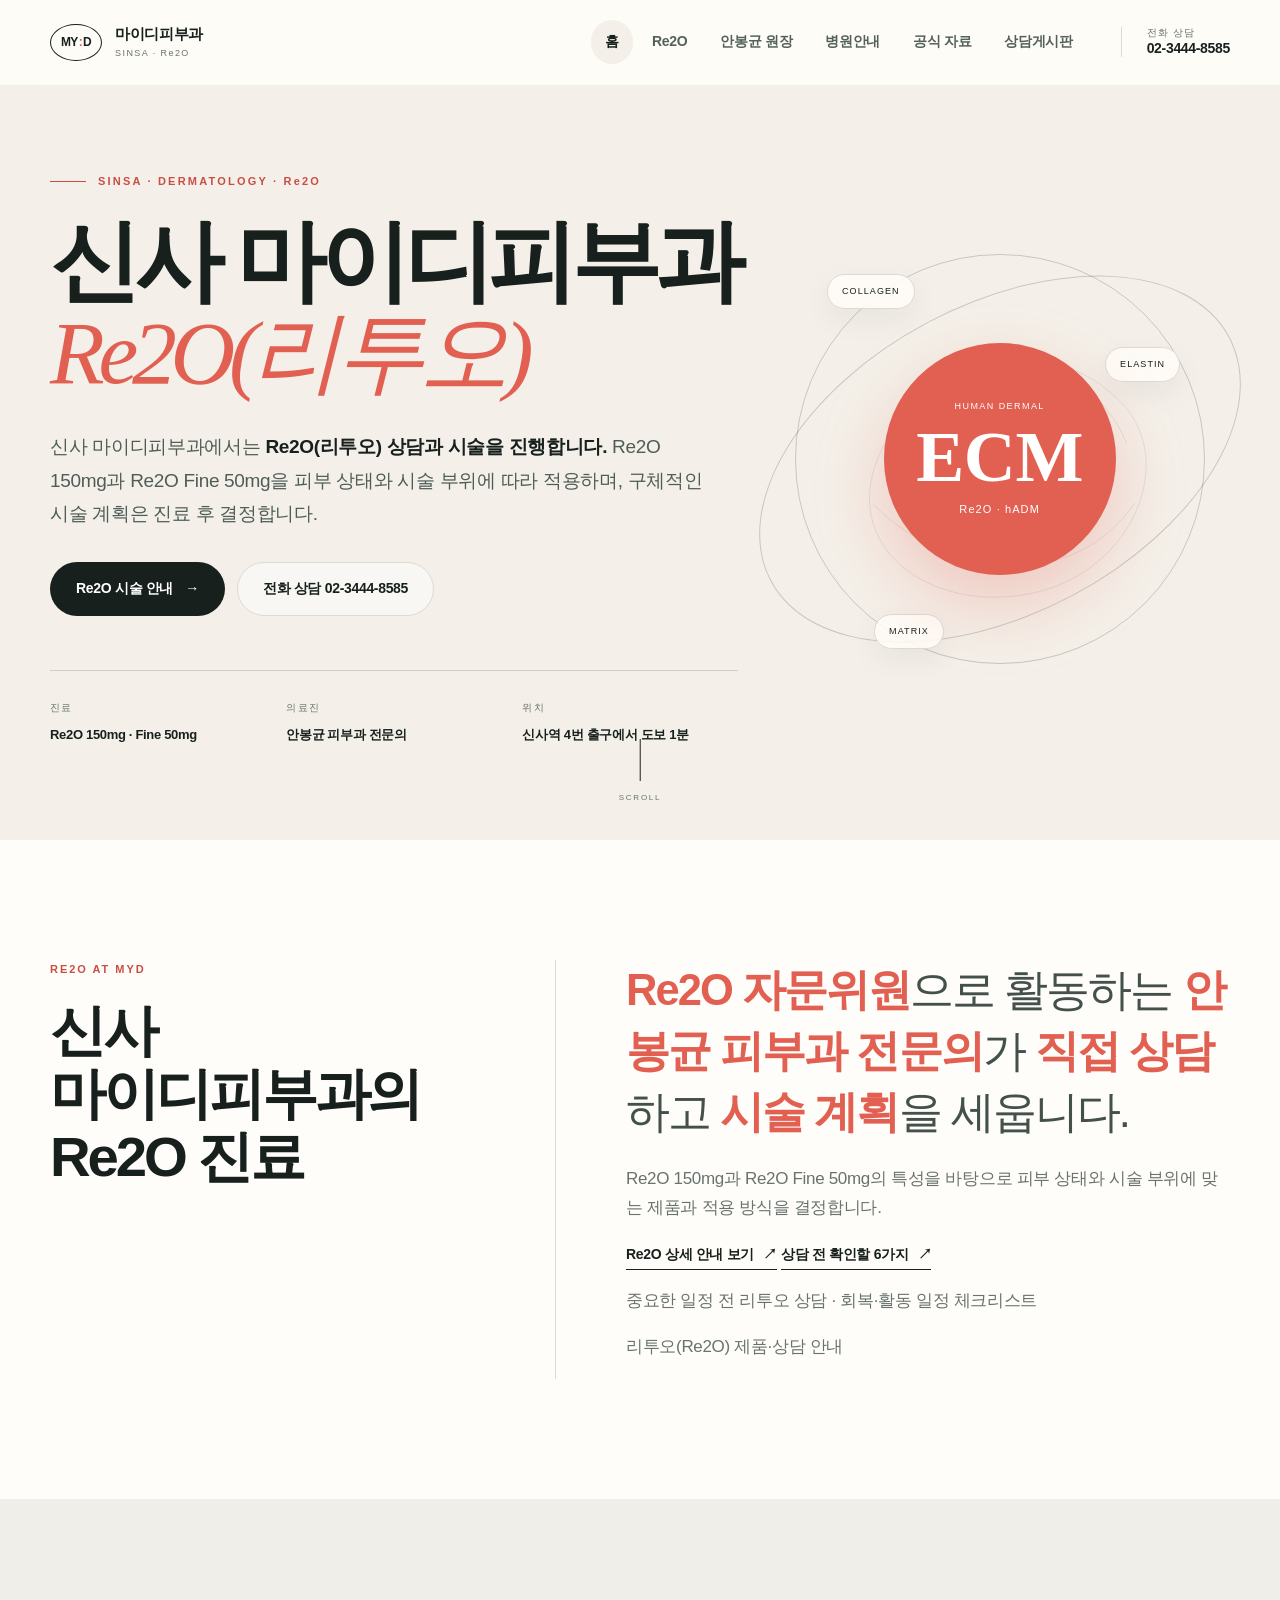
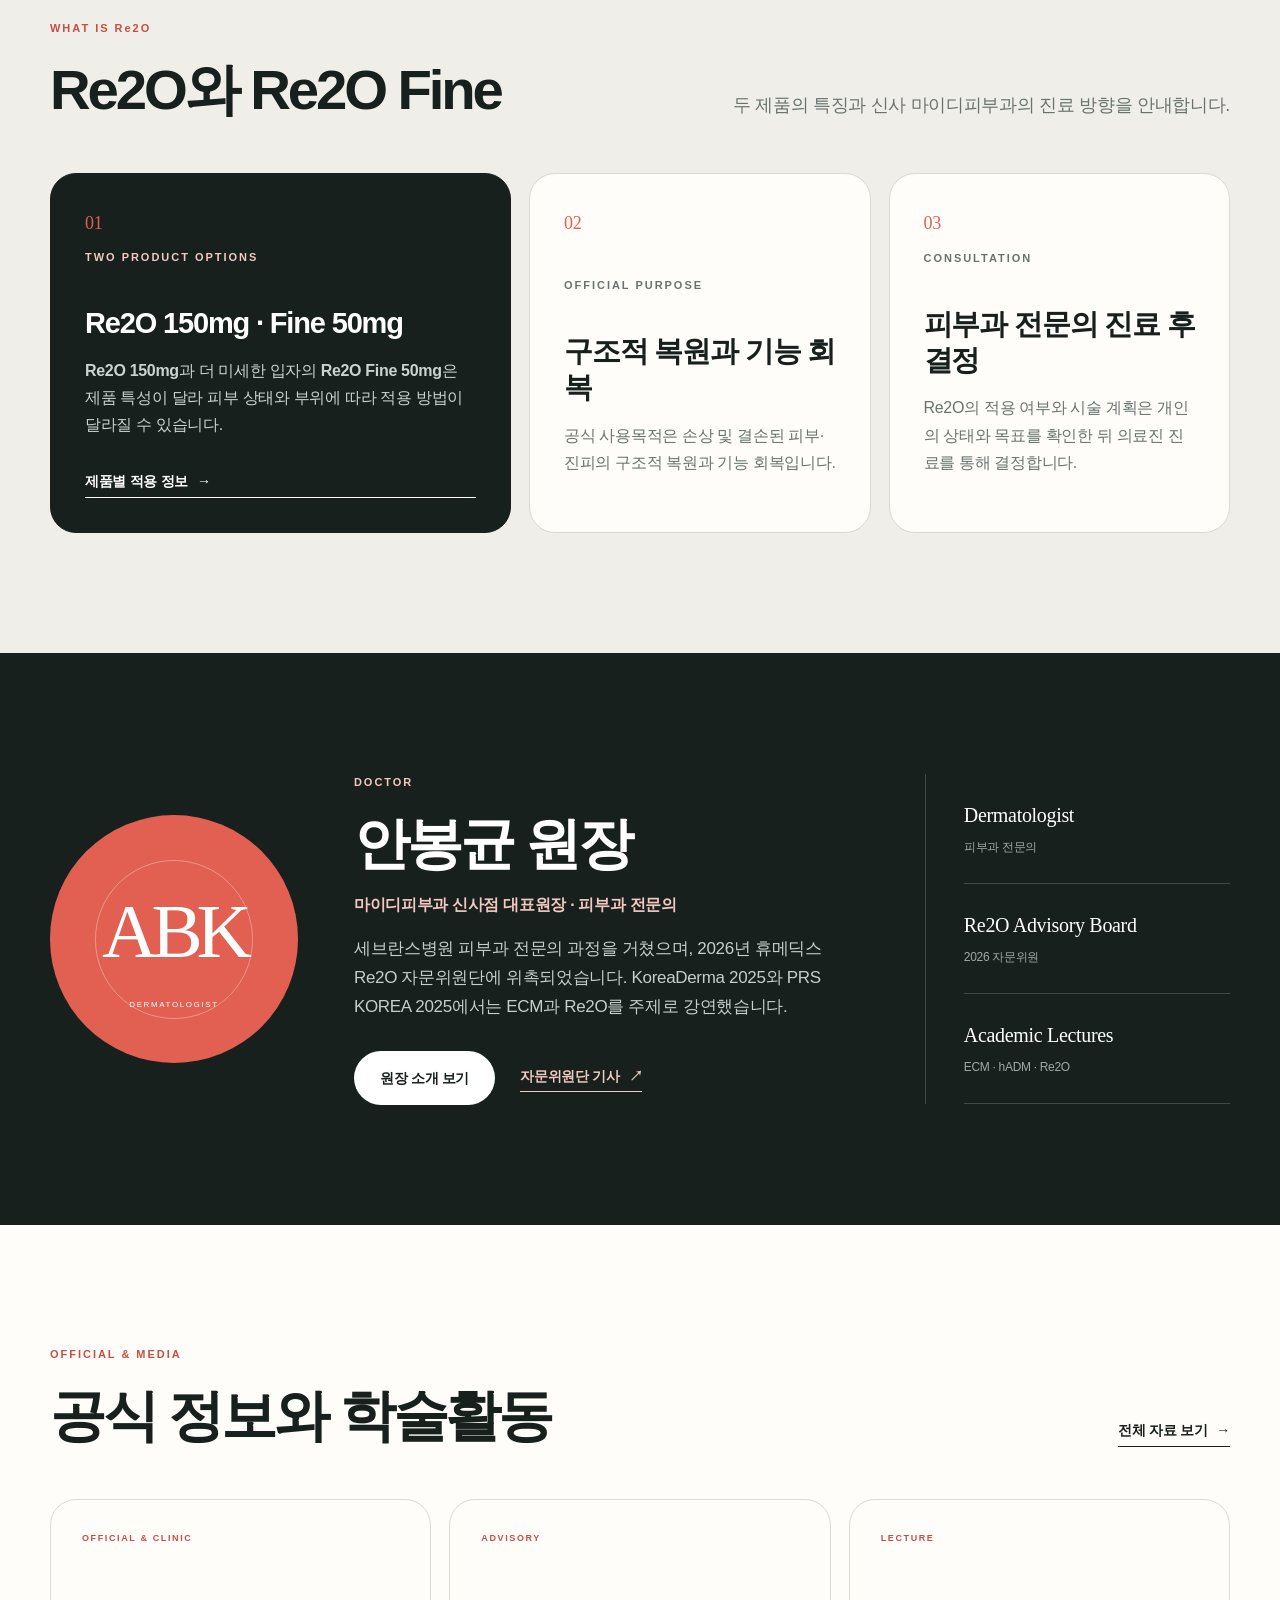
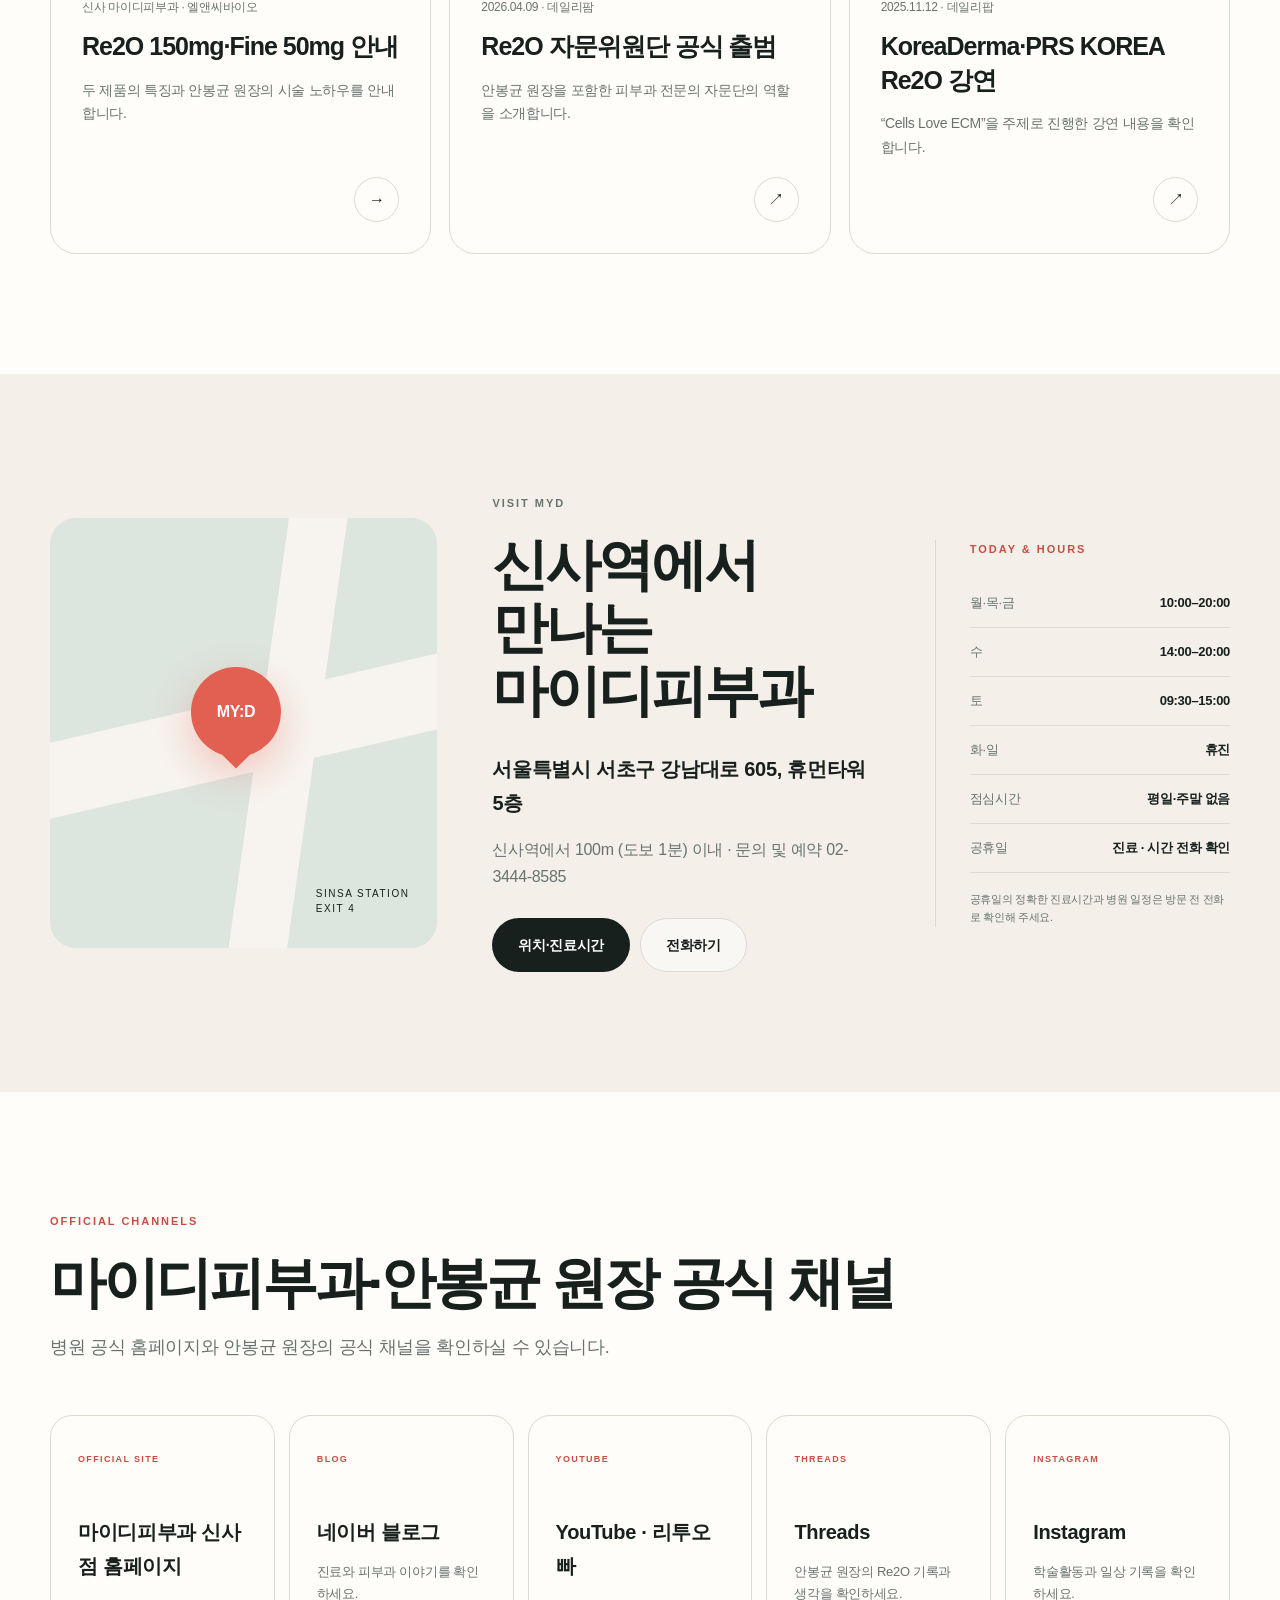
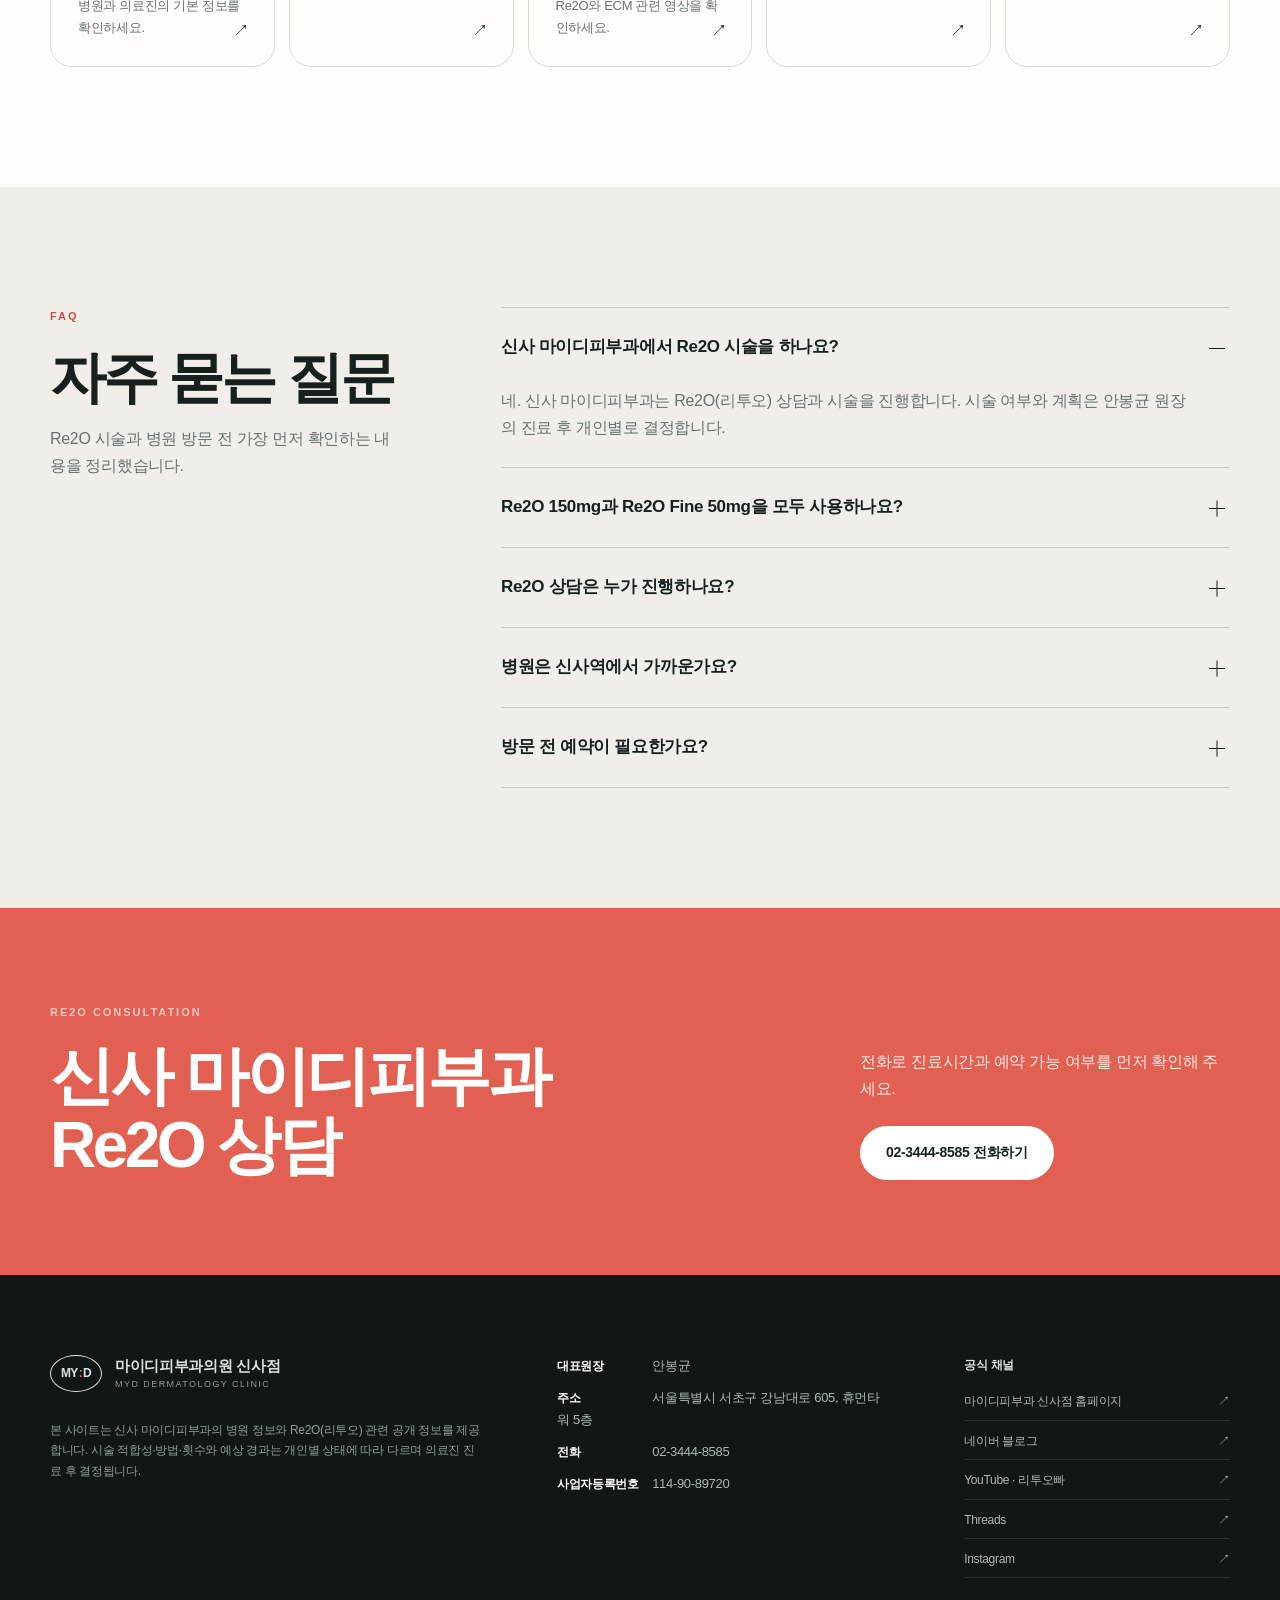
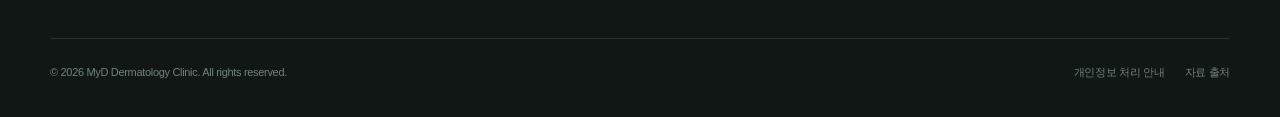
<file: index.html>
<!doctype html>
<html lang="ko">
<head>
  <meta charset="utf-8">
  <meta name="viewport" content="width=device-width, initial-scale=1">
  <title>신사 마이디피부과 | 리투오(Re2O) 상담·시술</title>
  <meta name="description" content="신사역에서 100m (도보 1분) 이내 마이디피부과의 리투오(Re2O) 상담·시술, Re2O 150mg·Re2O Fine 50mg 제품 및 시술 안내, 피부과 전문의 안봉균 원장, 위치와 진료시간 안내.">
  <meta name="robots" content="index,follow,max-image-preview:large">
  <link rel="canonical" href="https://re2omyd.com/">
  <link rel="icon" href="/assets/img/favicon.svg" type="image/svg+xml">
  <link rel="icon" href="/assets/img/favicon-32.png" sizes="32x32" type="image/png">
  <link rel="apple-touch-icon" href="/assets/img/apple-touch-icon.png">
  <link rel="manifest" href="/site.webmanifest">
  <meta name="theme-color" content="#f4f0e9">
  <meta property="og:locale" content="ko_KR">
  <meta property="og:type" content="website">
  <meta property="og:site_name" content="신사 마이디피부과 리투오(Re2O)">
  <meta property="og:title" content="신사 마이디피부과 | 리투오(Re2O) 상담·시술">
  <meta property="og:description" content="신사역에서 100m (도보 1분) 이내 마이디피부과의 리투오(Re2O) 상담·시술, Re2O 150mg·Re2O Fine 50mg 제품 및 시술 안내, 피부과 전문의 안봉균 원장, 위치와 진료시간 안내.">
  <meta property="og:url" content="https://re2omyd.com/">
  <meta property="og:image" content="https://re2omyd.com/assets/img/og-image.png">
  <meta property="og:image:width" content="1200">
  <meta property="og:image:height" content="630">
  <meta property="og:image:alt" content="신사 마이디피부과 리투오(Re2O) 안내">
  <meta name="twitter:card" content="summary_large_image">
  <meta name="twitter:title" content="신사 마이디피부과 | 리투오(Re2O) 상담·시술">
  <meta name="twitter:description" content="신사역에서 100m (도보 1분) 이내 마이디피부과의 리투오(Re2O) 상담·시술, Re2O 150mg·Re2O Fine 50mg 제품 및 시술 안내, 피부과 전문의 안봉균 원장, 위치와 진료시간 안내.">
  <meta name="twitter:image" content="https://re2omyd.com/assets/img/og-image.png">
  <link rel="stylesheet" href="/assets/css/style.css">
  <script type="application/ld+json">{"@context":"https://schema.org","@graph":[{"@type":["MedicalClinic","LocalBusiness"],"@id":"https://re2omyd.com/#clinic","name":"마이디피부과의원 신사점","alternateName":["신사 마이디피부과","MyD Dermatology Clinic Sinsa"],"url":"https://re2omyd.com/","telephone":"+82234448585","image":"https://re2omyd.com/assets/img/og-image.png","logo":"https://re2omyd.com/assets/img/logo.svg","medicalSpecialty":"Dermatology","priceRange":"상담 후 안내","address":{"@type":"PostalAddress","streetAddress":"강남대로 605, 휴먼타워 5층","addressLocality":"서초구","addressRegion":"서울특별시","addressCountry":"KR"},"geo":{"@type":"GeoCoordinates","latitude":37.515881,"longitude":127.019302},"openingHoursSpecification":[{"@type":"OpeningHoursSpecification","dayOfWeek":"https://schema.org/Monday","opens":"10:00","closes":"20:00"},{"@type":"OpeningHoursSpecification","dayOfWeek":"https://schema.org/Wednesday","opens":"14:00","closes":"20:00"},{"@type":"OpeningHoursSpecification","dayOfWeek":"https://schema.org/Thursday","opens":"10:00","closes":"20:00"},{"@type":"OpeningHoursSpecification","dayOfWeek":"https://schema.org/Friday","opens":"10:00","closes":"20:00"},{"@type":"OpeningHoursSpecification","dayOfWeek":"https://schema.org/Saturday","opens":"09:30","closes":"15:00"}],"sameAs":["https://mydcompany.cafe24.com/sinsa/","https://blog.naver.com/mydskin","https://www.youtube.com/@Re2OBBA","https://www.threads.com/@wilbedoc","https://www.instagram.com/wilbedoc/"],"employee":{"@id":"https://re2omyd.com/#doctor"},"availableService":{"@id":"https://re2omyd.com/#re2o-service"}},{"@type":"Physician","@id":"https://re2omyd.com/#doctor","name":"안봉균","jobTitle":"대표원장·피부과 전문의","medicalSpecialty":"Dermatology","worksFor":{"@id":"https://re2omyd.com/#clinic"},"url":"https://re2omyd.com/doctor.html","sameAs":["https://blog.naver.com/mydskin","https://www.youtube.com/@Re2OBBA","https://www.threads.com/@wilbedoc","https://www.instagram.com/wilbedoc/"]},{"@type":"Service","@id":"https://re2omyd.com/#re2o-service","name":"Re2O(리투오) 상담 및 시술","alternateName":["리투오","엘라비에 리투오","Re2O treatment"],"serviceType":"Re2O(리투오) 상담 및 시술","description":"신사 마이디피부과에서는 Re2O 150mg과 Re2O Fine 50mg을 피부 상태와 시술 부위에 따라 적용하며, 구체적인 제품과 시술 방식은 진료 후 결정합니다.","provider":{"@id":"https://re2omyd.com/#clinic"},"url":"https://re2omyd.com/re2o.html","areaServed":{"@type":"City","name":"서울"}},{"@type":"WebSite","@id":"https://re2omyd.com/#website","url":"https://re2omyd.com/","name":"신사 마이디피부과 Re2O","inLanguage":"ko-KR","publisher":{"@id":"https://re2omyd.com/#clinic"}}]}</script>

  <!-- MYD analytics_instrumentation: GA4 visitor measurement -->
  <script src="/assets/js/myd-analytics.js" defer></script>
</head>
<body class="home-page">
<a class="skip-link" href="#main">본문으로 바로가기</a>
<header class="site-header" data-header>
  <div class="container header-inner">
    <a class="brand" href="/" aria-label="신사 마이디피부과 홈">
      <span class="brand-mark" aria-hidden="true"><span>MY</span><b>:</b><span>D</span></span>
      <span class="brand-copy"><strong>마이디피부과</strong><small>SINSA · Re2O</small></span>
    </a>
    <button class="menu-toggle" type="button" aria-expanded="false" aria-controls="site-nav" data-menu-toggle>
      <span class="sr-only">메뉴 열기</span><i></i><i></i><i></i>
    </button>
    <nav class="site-nav" id="site-nav" aria-label="주요 메뉴" data-menu>
      <a href="/" class="is-active" aria-current="page">홈</a>
<a href="/re2o.html">Re2O</a>
<a href="/doctor.html">안봉균 원장</a>
<a href="/clinic.html">병원안내</a>
<a href="/media.html">공식 자료</a>
<a href="/consultation.html">상담게시판</a>
    </nav>
    <a class="header-call" href="tel:+82234448585"><span>전화 상담</span><strong>02-3444-8585</strong></a>
  </div>
</header>
<main id="main">
  <section class="hero hero-home">
    <div class="container hero-grid">
      <div class="hero-copy">
        <p class="eyebrow"><span></span>SINSA · DERMATOLOGY · Re2O</p>
        <h1><span class="nowrap">신사 마이디피부과</span><br><em>Re2O(리투오)</em></h1>
        <p class="hero-lead">신사 마이디피부과에서는 <strong>Re2O(리투오) 상담과 시술을 진행합니다.</strong> Re2O 150mg과 Re2O Fine 50mg을 피부 상태와 시술 부위에 따라 적용하며, 구체적인 시술 계획은 진료 후 결정합니다.</p>
        <div class="hero-actions">
          <a class="button button-primary" href="/re2o.html">Re2O 시술 안내 <span>→</span></a>
          <a class="button button-ghost" href="tel:+82234448585">전화 상담 02-3444-8585</a>
        </div>
        <dl class="hero-facts">
          <div><dt>진료</dt><dd>Re2O 150mg · Fine 50mg</dd></div>
          <div><dt>의료진</dt><dd>안봉균 피부과 전문의</dd></div>
          <div><dt>위치</dt><dd>신사역 4번 출구에서 도보 1분</dd></div>
        </dl>
      </div>
      <div class="hero-art" aria-hidden="true">
        <div class="art-orbit orbit-one"></div><div class="art-orbit orbit-two"></div>
        <div class="art-core"><small>HUMAN DERMAL</small><strong>ECM</strong><span>Re2O · hADM</span></div>
        <span class="art-node node-a">COLLAGEN</span><span class="art-node node-b">ELASTIN</span><span class="art-node node-c">MATRIX</span>
        <svg viewBox="0 0 520 520" role="presentation"><path d="M85 259C145 111 334 69 438 182C515 267 451 416 319 451C175 489 29 397 85 259Z"/><path d="M121 189C203 77 389 103 443 238"/><path d="M78 326C185 433 364 455 455 324"/></svg>
      </div>
    </div>
    <div class="hero-scroll" aria-hidden="true"><span></span>SCROLL</div>
  </section>

  <section class="section section-intro">
    <div class="container split-intro">
      <div>
        <p class="section-kicker">RE2O AT MYD</p>
        <h2>신사<br>마이디피부과의<br>Re2O 진료</h2>
      </div>
      <div class="intro-answer">
        <p class="answer-main"><span class="answer-accent">Re2O 자문위원</span>으로 활동하는 <span class="answer-accent">안봉균 피부과 전문의</span>가 <span class="answer-accent">직접 상담</span>하고 <span class="answer-accent">시술 계획</span>을 세웁니다.</p>
        <p>Re2O 150mg과 Re2O Fine 50mg의 특성을 바탕으로 피부 상태와 시술 부위에 맞는 제품과 적용 방식을 결정합니다.</p>
        <a class="text-link" href="/re2o.html">Re2O 상세 안내 보기 <span>↗</span></a>
        <a class="text-link" href="/re2o-consultation-guide/">상담 전 확인할 6가지 <span>↗</span></a>
        <!-- GEO:AUTO:CONTENT_LINKS:START -->
        <p class="geo-auto-link"><a href="/re2o-schedule-recovery-guide/">중요한 일정 전 리투오 상담 · 회복·활동 일정 체크리스트</a></p>
        <p class="geo-auto-link"><a href="/re2o.html">리투오(Re2O) 제품·상담 안내</a></p>
<!-- GEO:AUTO:CONTENT_LINKS:END -->
      </div>
    </div>
  </section>

  <section class="section section-re2o">
    <div class="container">
      <div class="section-heading heading-row">
        <div><p class="section-kicker">WHAT IS Re2O</p><h2>Re2O와 Re2O Fine</h2></div>
        <p>두 제품의 특징과 신사 마이디피부과의 진료 방향을 안내합니다.</p>
      </div>
      <div class="feature-grid">
        <article class="feature-card feature-main">
          <span class="card-index">01</span>
          <p class="card-label">TWO PRODUCT OPTIONS</p>
          <h3>Re2O 150mg · Fine 50mg</h3>
          <p><strong>Re2O 150mg</strong>과 더 미세한 입자의 <strong>Re2O Fine 50mg</strong>은 제품 특성이 달라 피부 상태와 부위에 따라 적용 방법이 달라질 수 있습니다.</p>
          <a class="text-link" href="/re2o.html">제품별 적용 정보 <span>→</span></a>
        </article>
        <article class="feature-card"><span class="card-index">02</span><p class="card-label">OFFICIAL PURPOSE</p><h3>구조적 복원과 기능 회복</h3><p>공식 사용목적은 손상 및 결손된 피부·진피의 구조적 복원과 기능 회복입니다.</p></article>
        <article class="feature-card"><span class="card-index">03</span><p class="card-label">CONSULTATION</p><h3>피부과 전문의 진료 후 결정</h3><p>Re2O의 적용 여부와 시술 계획은 개인의 상태와 목표를 확인한 뒤 의료진 진료를 통해 결정합니다.</p></article>
      </div>
    </div>
  </section>

  <section class="section doctor-spotlight">
    <div class="container doctor-panel">
      <div class="doctor-monogram" aria-hidden="true"><span>ABK</span><small>DERMATOLOGIST</small></div>
      <div class="doctor-copy">
        <p class="section-kicker light">DOCTOR</p>
        <h2>안봉균 원장</h2>
        <p class="doctor-role">마이디피부과 신사점 대표원장 · 피부과 전문의</p>
        <p>세브란스병원 피부과 전문의 과정을 거쳤으며, 2026년 휴메딕스 Re2O 자문위원단에 위촉되었습니다. KoreaDerma 2025와 PRS KOREA 2025에서는 ECM과 Re2O를 주제로 강연했습니다.</p>
        <div class="doctor-actions"><a class="button button-light" href="/doctor.html">원장 소개 보기</a><a class="text-link light" href="https://dailypharm.com/user/news/337339" target="_blank" rel="noopener noreferrer">자문위원단 기사 <span>↗</span></a></div>
      </div>
      <div class="doctor-stats">
        <div><strong>Dermatologist</strong><span>피부과 전문의</span></div>
        <div><strong>Re2O Advisory Board</strong><span>2026 자문위원</span></div>
        <div><strong>Academic Lectures</strong><span>ECM · hADM · Re2O</span></div>
      </div>
    </div>
  </section>

  <section class="section section-evidence">
    <div class="container">
      <div class="section-heading heading-row"><div><p class="section-kicker">OFFICIAL & MEDIA</p><h2>공식 정보와 학술활동</h2></div><a class="text-link" href="/media.html">전체 자료 보기 <span>→</span></a></div>
      <div class="article-grid">
        <a class="article-card" href="/re2o.html"><span class="article-type">OFFICIAL & CLINIC</span><p class="article-date">신사 마이디피부과 · 엘앤씨바이오</p><h3>Re2O 150mg·Fine 50mg 안내</h3><p>두 제품의 특징과 안봉균 원장의 시술 노하우를 안내합니다.</p><span class="article-arrow">→</span></a>
        <a class="article-card" href="https://dailypharm.com/user/news/337339" target="_blank" rel="noopener noreferrer"><span class="article-type">ADVISORY</span><p class="article-date">2026.04.09 · 데일리팜</p><h3>Re2O 자문위원단 공식 출범</h3><p>안봉균 원장을 포함한 피부과 전문의 자문단의 역할을 소개합니다.</p><span class="article-arrow">↗</span></a>
        <a class="article-card" href="https://www.dailypop.kr/news/articleView.html?idxno=93108" target="_blank" rel="noopener noreferrer"><span class="article-type">LECTURE</span><p class="article-date">2025.11.12 · 데일리팝</p><h3>KoreaDerma·PRS KOREA Re2O 강연</h3><p>“Cells Love ECM”을 주제로 진행한 강연 내용을 확인합니다.</p><span class="article-arrow">↗</span></a>
      </div>
    </div>
  </section>

  <section class="section clinic-home">
    <div class="container clinic-grid">
      <div class="clinic-map-art" aria-hidden="true"><div class="map-road road-a"></div><div class="map-road road-b"></div><div class="map-pin"><i></i><span>MY:D</span></div><p>SINSA STATION<br>EXIT 4</p></div>
      <div class="clinic-copy">
        <p class="section-kicker">VISIT MYD</p>
        <h2>신사역에서<br>만나는<br>마이디피부과</h2>
        <address>서울특별시 서초구 강남대로 605, 휴먼타워 5층</address>
        <p>신사역에서 100m (도보 1분) 이내 · 문의 및 예약 02-3444-8585</p>
        <div class="clinic-buttons"><a class="button button-primary" href="/clinic.html">위치·진료시간</a><a class="button button-ghost" href="tel:+82234448585">전화하기</a></div>
      </div>
      <div class="hours-mini">
        <p class="card-label">TODAY & HOURS</p>
        <dl><div><dt>월·목·금</dt><dd>10:00–20:00</dd></div><div><dt>수</dt><dd>14:00–20:00</dd></div><div><dt>토</dt><dd>09:30–15:00</dd></div><div><dt>화·일</dt><dd>휴진</dd></div><div><dt>점심시간</dt><dd>평일·주말 없음</dd></div><div><dt>공휴일</dt><dd>진료 · 시간 전화 확인</dd></div></dl>
        <small>공휴일의 정확한 진료시간과 병원 일정은 방문 전 전화로 확인해 주세요.</small>
      </div>
    </div>
  </section>

  <section class="section social-section">
    <div class="container">
      <div class="section-heading"><p class="section-kicker">OFFICIAL CHANNELS</p><h2>마이디피부과·안봉균 원장 공식 채널</h2><p>병원 공식 홈페이지와 안봉균 원장의 공식 채널을 확인하실 수 있습니다.</p></div>
      <div class="social-grid">
        <a class="social-card" href="https://mydcompany.cafe24.com/sinsa/" target="_blank" rel="noopener noreferrer"><span class="social-tag">OFFICIAL SITE</span><h3>마이디피부과 신사점 홈페이지</h3><p>병원과 의료진의 기본 정보를 확인하세요.</p><i>↗</i></a><a class="social-card" href="https://blog.naver.com/mydskin" target="_blank" rel="noopener noreferrer"><span class="social-tag">BLOG</span><h3>네이버 블로그</h3><p>진료와 피부과 이야기를 확인하세요.</p><i>↗</i></a><a class="social-card" href="https://www.youtube.com/@Re2OBBA" target="_blank" rel="noopener noreferrer"><span class="social-tag">YOUTUBE</span><h3>YouTube · 리투오빠</h3><p>Re2O와 ECM 관련 영상을 확인하세요.</p><i>↗</i></a><a class="social-card" href="https://www.threads.com/@wilbedoc" target="_blank" rel="noopener noreferrer"><span class="social-tag">THREADS</span><h3>Threads</h3><p>안봉균 원장의 Re2O 기록과 생각을 확인하세요.</p><i>↗</i></a><a class="social-card" href="https://www.instagram.com/wilbedoc/" target="_blank" rel="noopener noreferrer"><span class="social-tag">INSTAGRAM</span><h3>Instagram</h3><p>학술활동과 일상 기록을 확인하세요.</p><i>↗</i></a>
      </div>
    </div>
  </section>

  <section class="section faq-section">
    <div class="container faq-grid">
      <div><p class="section-kicker">FAQ</p><h2>자주 묻는 질문</h2><p>Re2O 시술과 병원 방문 전 가장 먼저 확인하는 내용을 정리했습니다.</p></div>
      <div class="accordion" data-accordion>
        <details open><summary>신사 마이디피부과에서 Re2O 시술을 하나요?<span></span></summary><p>네. 신사 마이디피부과는 Re2O(리투오) 상담과 시술을 진행합니다. 시술 여부와 계획은 안봉균 원장의 진료 후 개인별로 결정합니다.</p></details>
        <details><summary>Re2O 150mg과 Re2O Fine 50mg을 모두 사용하나요?<span></span></summary><p>신사 마이디피부과에서는 Re2O 150mg과 Re2O Fine 50mg을 피부 상태와 시술 부위에 따라 적용합니다. 현재 적용 가능한 제품과 개인별 선택은 진료 및 예약 시 안내합니다.</p></details>
        <details><summary>Re2O 상담은 누가 진행하나요?<span></span></summary><p>마이디피부과 신사점 대표원장인 안봉균 피부과 전문의가 진료합니다.</p></details>
        <details><summary>병원은 신사역에서 가까운가요?<span></span></summary><p>서울 서초구 강남대로 605 휴먼타워 5층으로, 신사역 4번 출구에서 도보 1분 거리에 있습니다.</p></details>
        <details><summary>방문 전 예약이 필요한가요?<span></span></summary><p>대기 시간을 줄이기 위해 전화로 진료시간과 예약 가능 여부를 확인해 주세요. 문의 번호는 02-3444-8585입니다.</p></details>
      </div>
    </div>
  </section>

  <section class="final-cta">
    <div class="container final-cta-inner"><div><p class="section-kicker light">RE2O CONSULTATION</p><h2>신사 마이디피부과<br>Re2O 상담</h2></div><div><p>전화로 진료시간과 예약 가능 여부를 먼저 확인해 주세요.</p><a class="button button-light" href="tel:+82234448585">02-3444-8585 전화하기</a></div></div>
  </section>
</main>
<footer class="site-footer">
  <div class="container footer-grid">
    <div>
      <a class="brand brand-footer" href="/" aria-label="신사 마이디피부과 홈">
        <span class="brand-mark" aria-hidden="true"><span>MY</span><b>:</b><span>D</span></span>
        <span class="brand-copy"><strong>마이디피부과의원 신사점</strong><small>MYD DERMATOLOGY CLINIC</small></span>
      </a>
      <p class="footer-note">본 사이트는 신사 마이디피부과의 병원 정보와 Re2O(리투오) 관련 공개 정보를 제공합니다. 시술 적합성·방법·횟수와 예상 경과는 개인별 상태에 따라 다르며 의료진 진료 후 결정됩니다.</p>
    </div>
    <div class="footer-info">
      <p><strong>대표원장</strong> 안봉균</p>
      <p><strong>주소</strong> 서울특별시 서초구 강남대로 605, 휴먼타워 5층</p>
      <p><strong>전화</strong> <a href="tel:+82234448585">02-3444-8585</a></p>
      <p><strong>사업자등록번호</strong> 114-90-89720</p>
    </div>
    <div class="footer-links">
      <strong>공식 채널</strong>
      <a href="https://mydcompany.cafe24.com/sinsa/" target="_blank" rel="noopener noreferrer">마이디피부과 신사점 홈페이지<span aria-hidden="true">↗</span></a><a href="https://blog.naver.com/mydskin" target="_blank" rel="noopener noreferrer">네이버 블로그<span aria-hidden="true">↗</span></a><a href="https://www.youtube.com/@Re2OBBA" target="_blank" rel="noopener noreferrer">YouTube · 리투오빠<span aria-hidden="true">↗</span></a><a href="https://www.threads.com/@wilbedoc" target="_blank" rel="noopener noreferrer">Threads<span aria-hidden="true">↗</span></a><a href="https://www.instagram.com/wilbedoc/" target="_blank" rel="noopener noreferrer">Instagram<span aria-hidden="true">↗</span></a>
    </div>
  </div>
  <div class="container footer-bottom">
    <p>© <span data-year></span> MyD Dermatology Clinic. All rights reserved.</p>
    <div><a href="/privacy.html">개인정보 처리 안내</a><a href="/media.html">자료 출처</a></div>
  </div>
</footer>
<div class="mobile-actions" aria-label="빠른 연락">
  <a href="tel:+82234448585"><small>전화</small><strong>02-3444-8585</strong></a>
  <a href="/clinic.html"><small>위치</small><strong>신사역 4번 출구에서 도보 1분</strong></a>
</div>
<script src="/assets/js/main.js" defer></script>
</body>
</html>
</file>
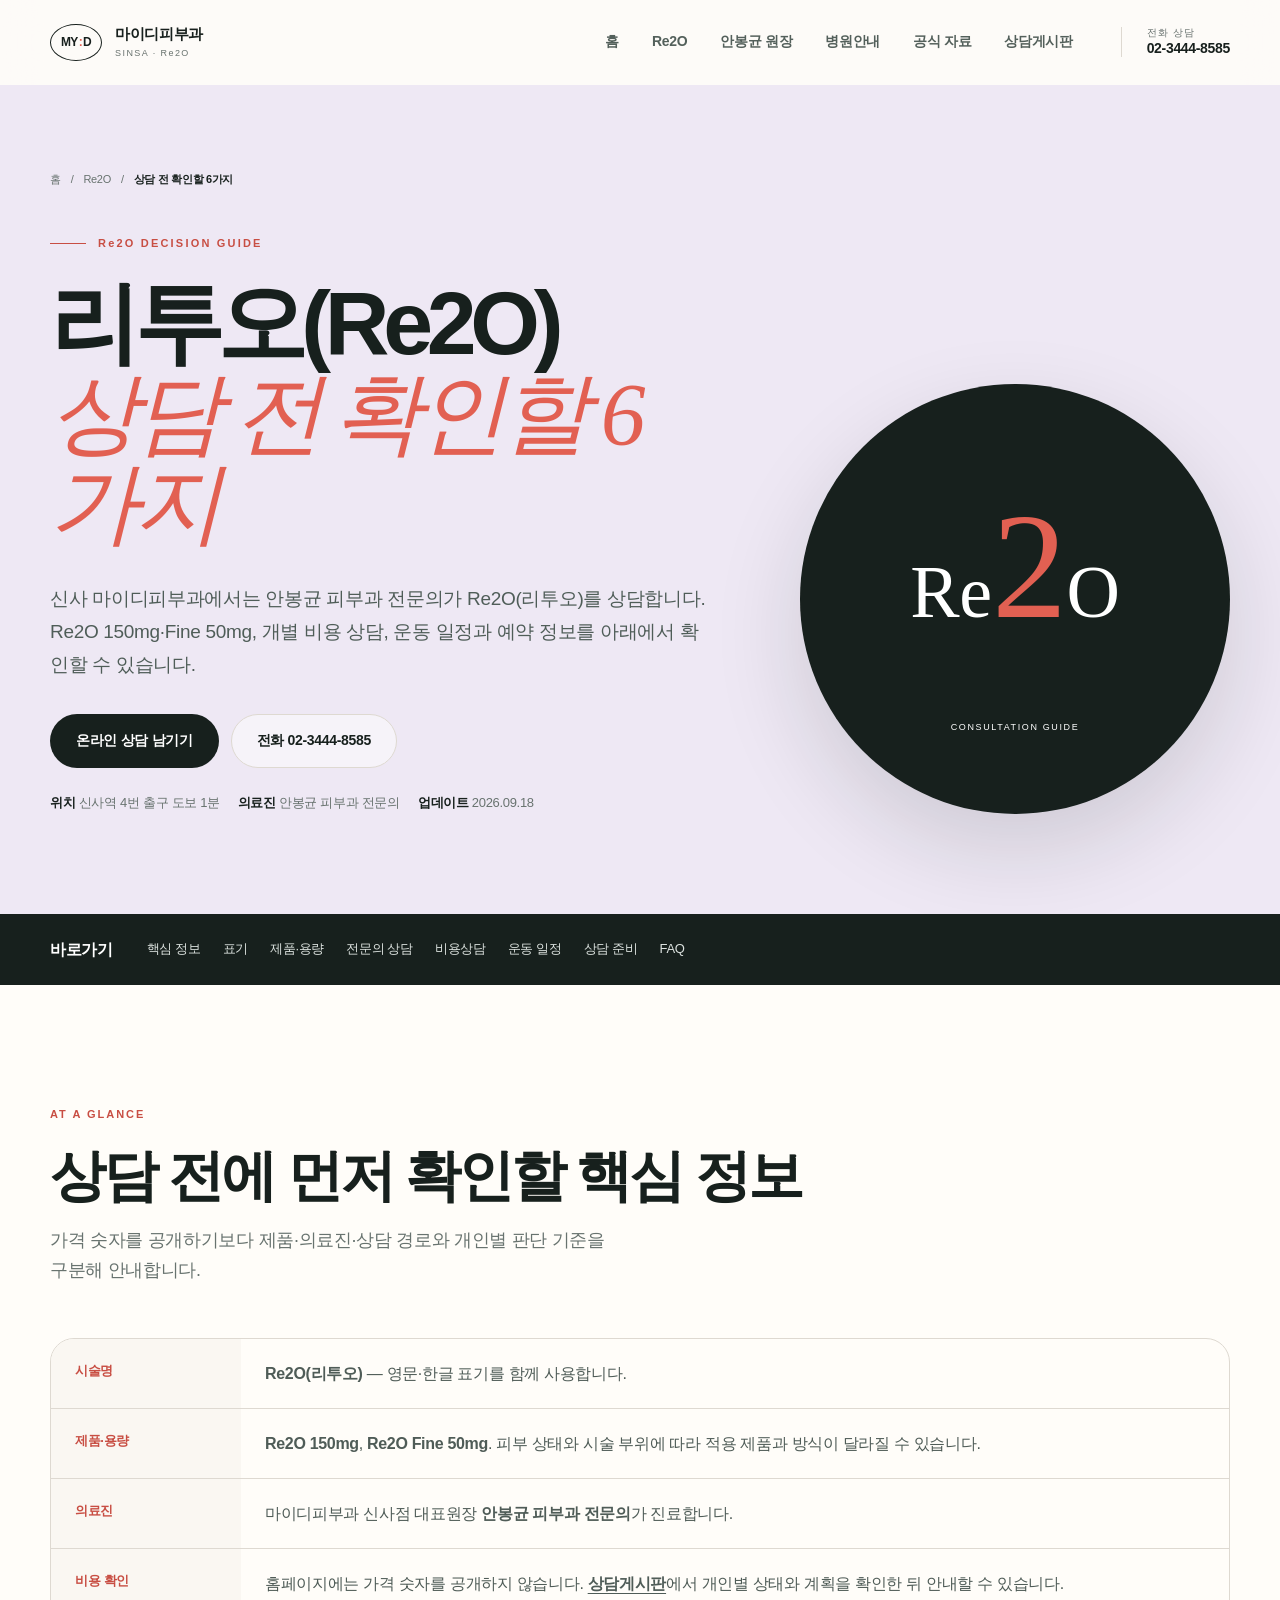
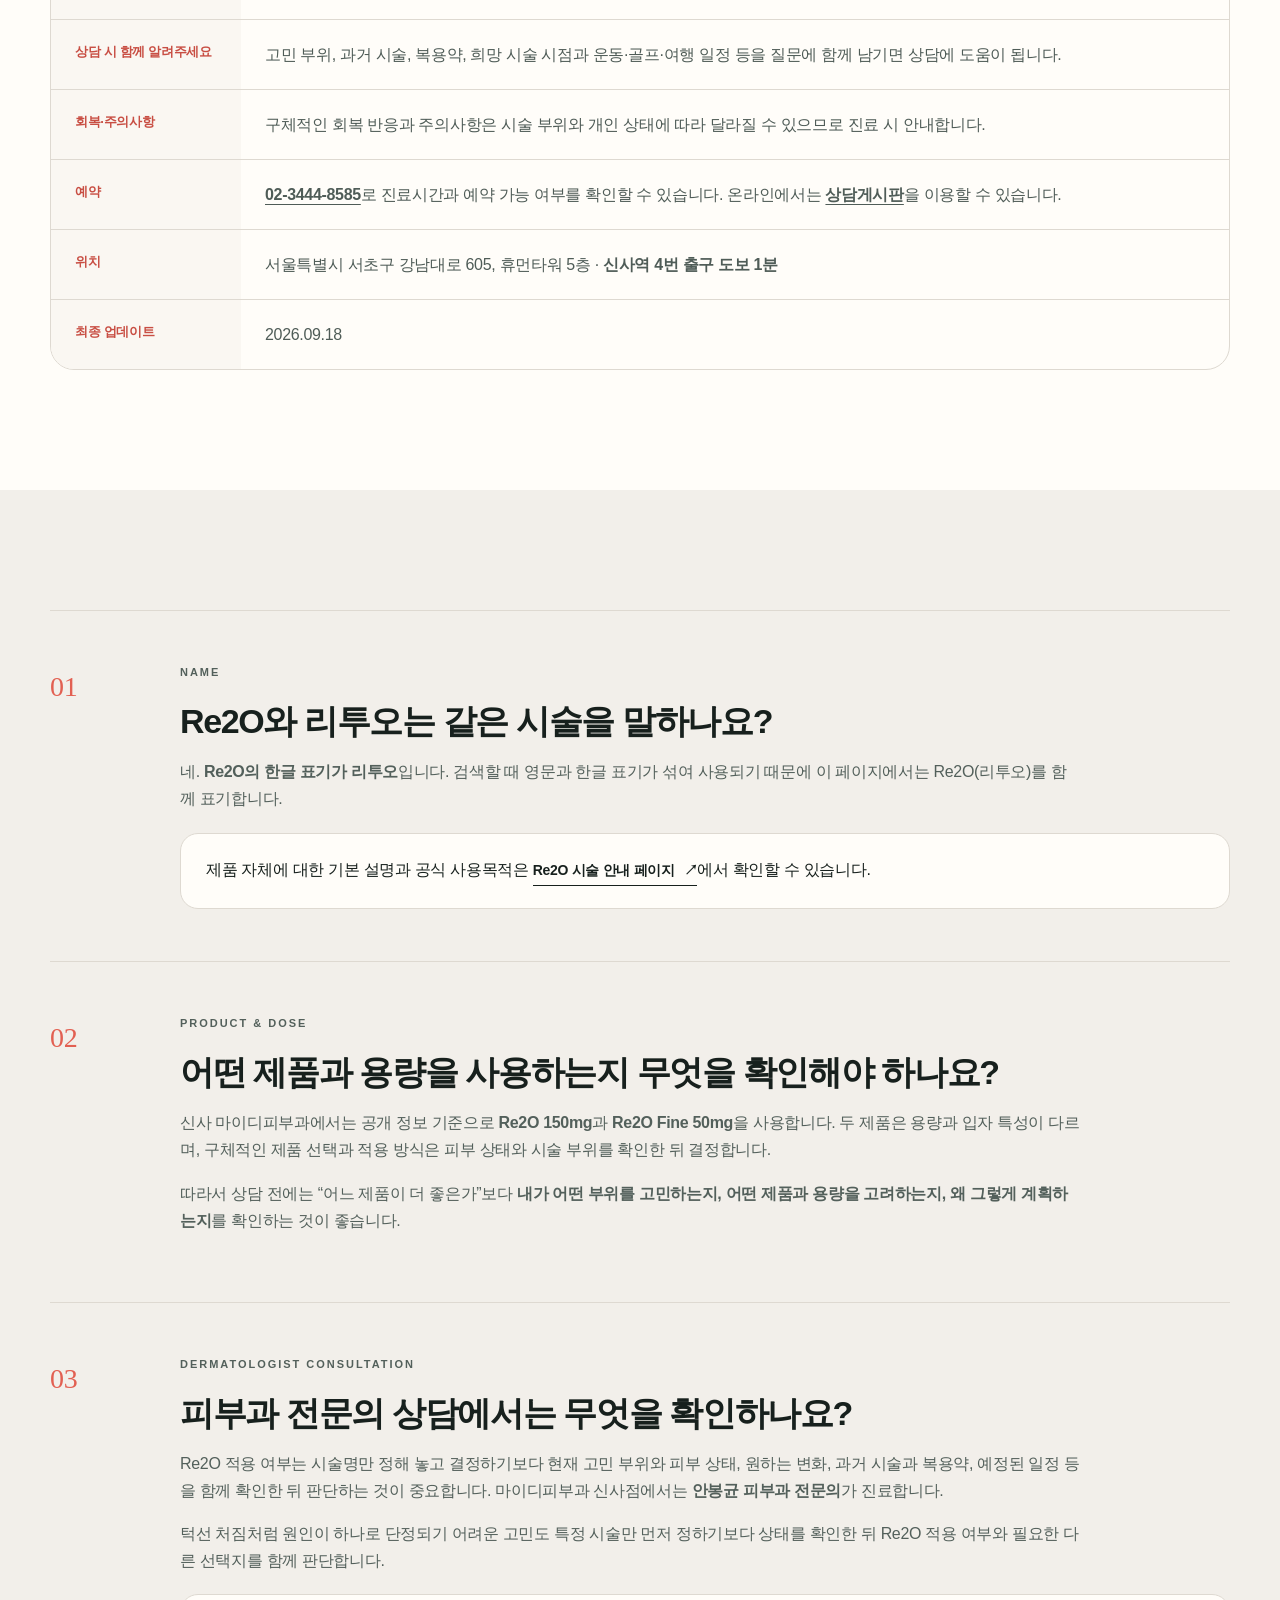
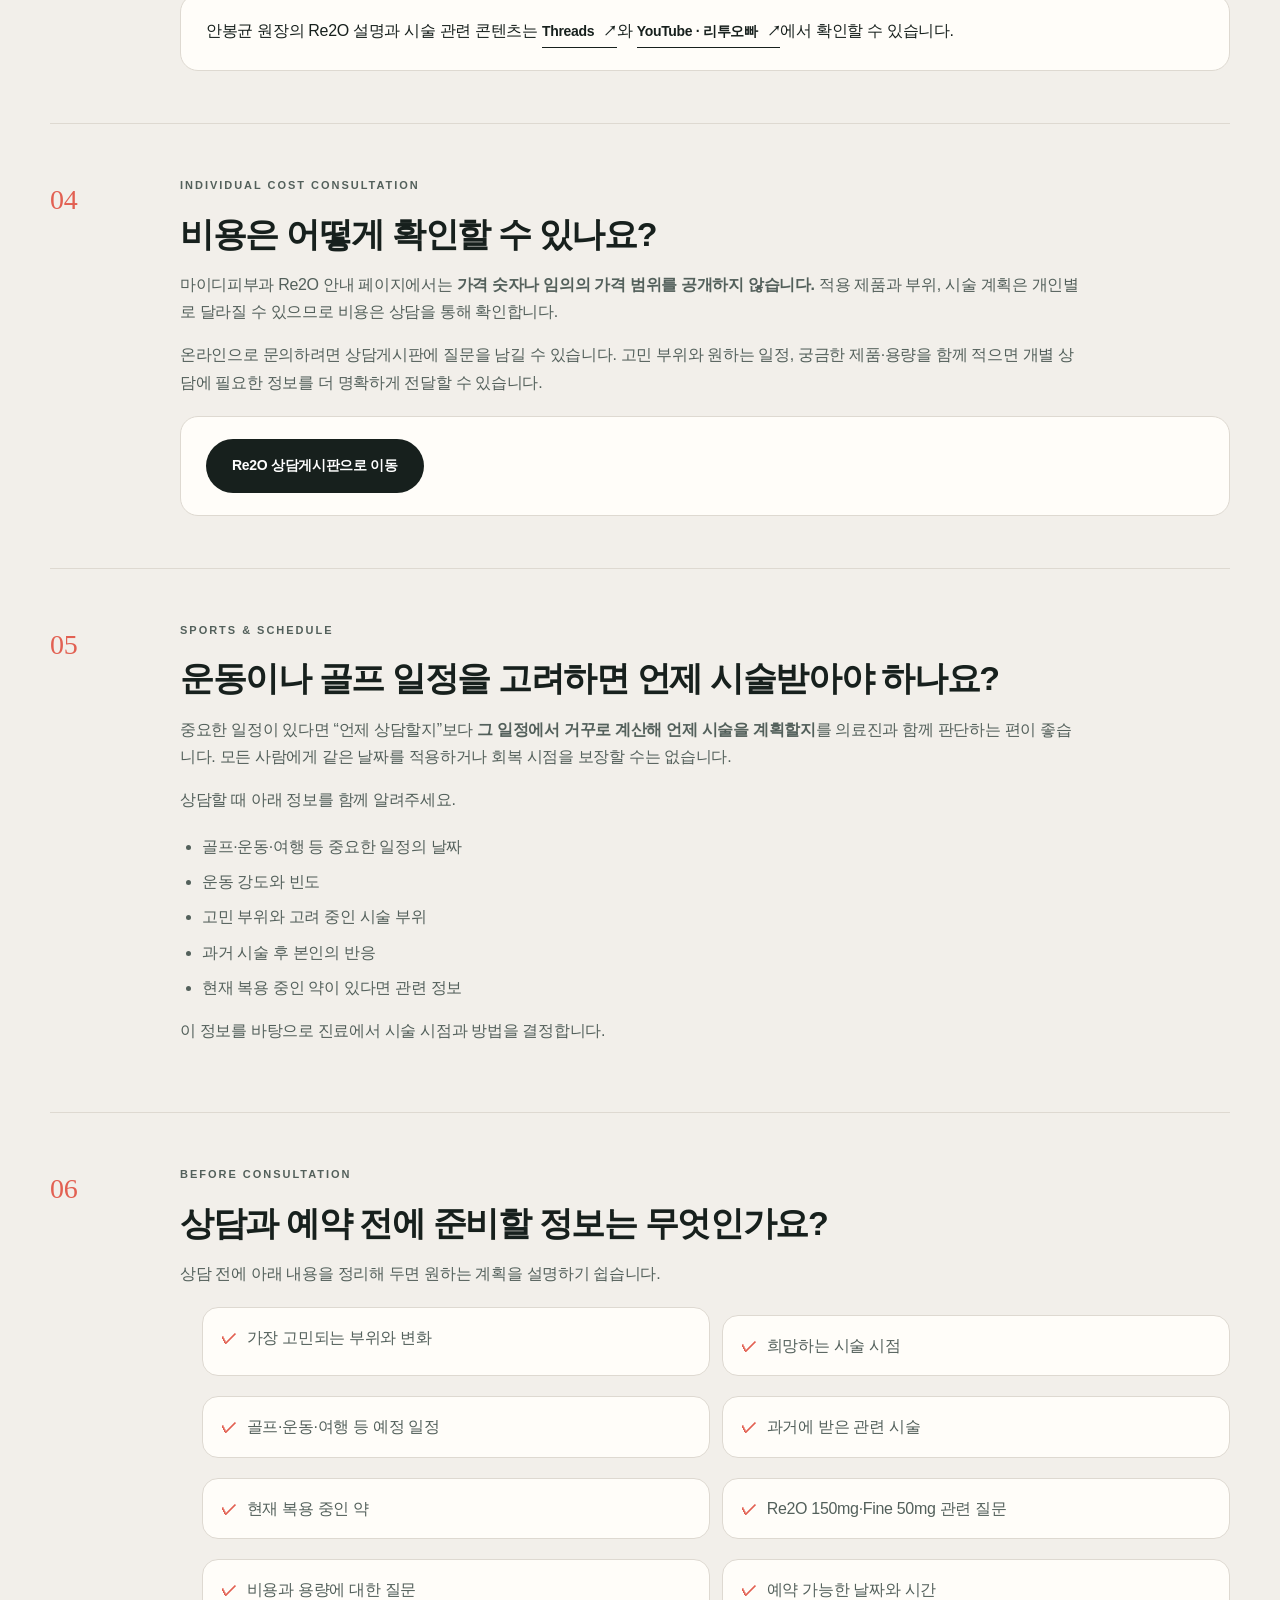
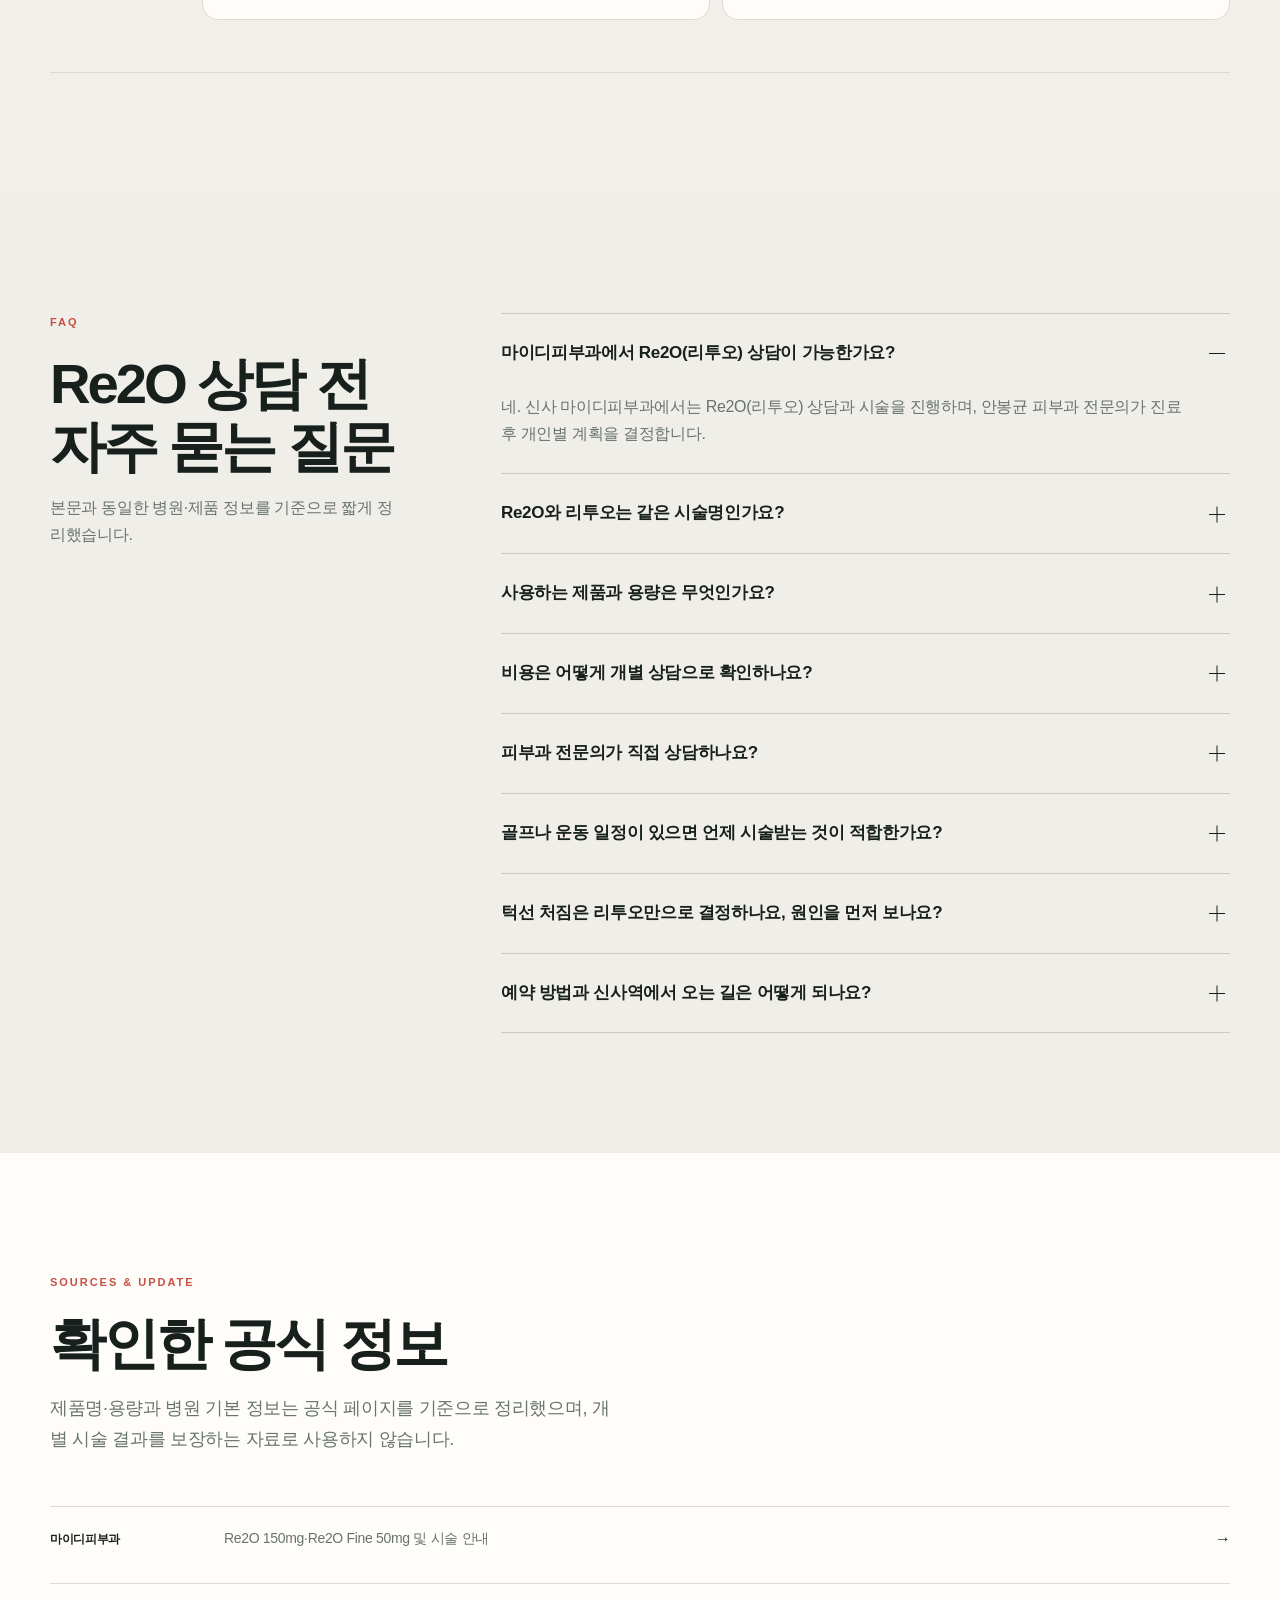
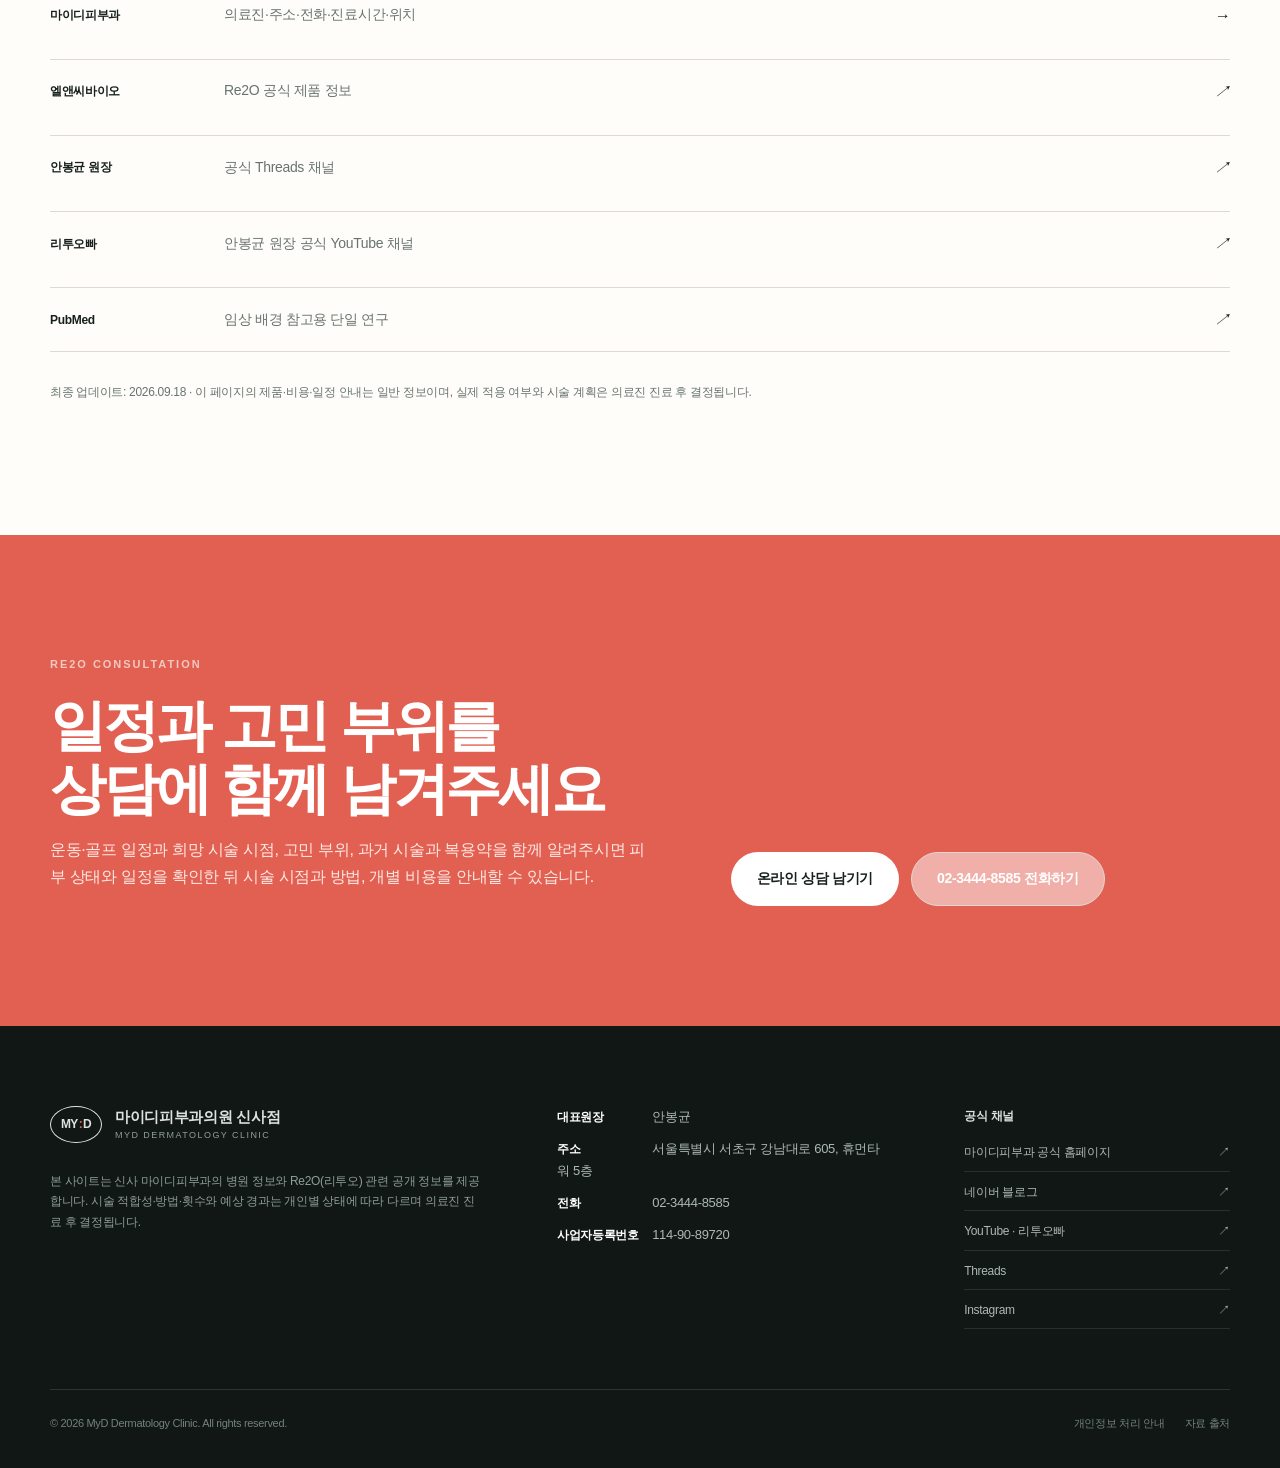
<file: re2o-consultation-guide/index.html>
<!doctype html>
<html lang="ko">
<head>
  <meta charset="utf-8">
  <meta name="viewport" content="width=device-width, initial-scale=1">
  <title>리투오(Re2O) 상담 전 확인할 6가지 | 신사 마이디피부과</title>
  <meta name="description" content="신사역 마이디피부과의 Re2O(리투오) 상담 전 제품·용량, 피부과 전문의 상담, 개별 비용 확인, 운동·골프 일정, 예약 전 준비 정보를 한곳에서 확인하세요.">
  <meta name="robots" content="index,follow,max-image-preview:large">
  <link rel="canonical" href="https://re2omyd.com/re2o-consultation-guide/">
  <link rel="icon" href="/assets/img/favicon.svg" type="image/svg+xml">
  <link rel="icon" href="/assets/img/favicon-32.png" sizes="32x32" type="image/png">
  <link rel="apple-touch-icon" href="/assets/img/apple-touch-icon.png">
  <meta name="theme-color" content="#f4f0e9">
  <meta property="og:locale" content="ko_KR">
  <meta property="og:type" content="article">
  <meta property="og:site_name" content="신사 마이디피부과 Re2O">
  <meta property="og:title" content="리투오(Re2O) 상담 전 확인할 6가지">
  <meta property="og:description" content="용량·전문의 상담·개별 비용 확인·운동 일정·예약 전 준비 정보를 한 페이지에서 확인하세요.">
  <meta property="og:url" content="https://re2omyd.com/re2o-consultation-guide/">
  <meta property="og:image" content="https://re2omyd.com/assets/img/og-image.png">
  <meta name="twitter:card" content="summary_large_image">
  <link rel="stylesheet" href="/assets/css/style.css">
  <link rel="stylesheet" href="/assets/css/re2o-consultation-guide.css">
  <script type="application/ld+json">{"@context":"https://schema.org","@graph":[{"@type":"Article","@id":"https://re2omyd.com/re2o-consultation-guide/#article","headline":"리투오(Re2O) 상담 전 확인할 6가지: 용량·전문의·비용상담·운동 일정·예약","description":"신사역 마이디피부과의 Re2O(리투오) 상담 전 제품·용량, 피부과 전문의 상담, 개별 비용 확인, 운동·골프 일정, 예약 전 준비 정보를 정리한 가이드.","datePublished":"2026-09-18","dateModified":"2026-09-18","inLanguage":"ko-KR","mainEntityOfPage":"https://re2omyd.com/re2o-consultation-guide/","author":{"@type":"Physician","name":"안봉균","url":"https://re2omyd.com/doctor.html"},"publisher":{"@type":"MedicalClinic","name":"마이디피부과의원 신사점","url":"https://re2omyd.com/"},"about":{"@type":"MedicalProcedure","name":"Re2O(리투오)"}},{"@type":"FAQPage","@id":"https://re2omyd.com/re2o-consultation-guide/#faq","mainEntity":[{"@type":"Question","name":"마이디피부과에서 Re2O(리투오) 상담이 가능한가요?","acceptedAnswer":{"@type":"Answer","text":"네. 신사 마이디피부과에서는 Re2O(리투오) 상담과 시술을 진행하며, 안봉균 피부과 전문의가 진료 후 개인별 계획을 결정합니다."}},{"@type":"Question","name":"Re2O와 리투오는 같은 시술명인가요?","acceptedAnswer":{"@type":"Answer","text":"네. Re2O의 한글 표기가 리투오입니다. 홈페이지에서는 검색과 확인이 쉽도록 Re2O(리투오)를 함께 표기합니다."}},{"@type":"Question","name":"사용하는 제품과 용량은 무엇인가요?","acceptedAnswer":{"@type":"Answer","text":"신사 마이디피부과에서는 Re2O 150mg과 Re2O Fine 50mg을 피부 상태와 시술 부위에 따라 적용합니다. 구체적인 제품과 적용 방법은 진료 후 결정합니다."}},{"@type":"Question","name":"비용은 어떻게 개별 상담으로 확인하나요?","acceptedAnswer":{"@type":"Answer","text":"홈페이지에는 가격 숫자를 공개하지 않습니다. 상담게시판에 고민 부위와 원하는 일정 등 필요한 정보를 남기면 개인별 상태와 계획을 확인한 뒤 안내할 수 있습니다."}},{"@type":"Question","name":"피부과 전문의가 직접 상담하나요?","acceptedAnswer":{"@type":"Answer","text":"마이디피부과 신사점 대표원장인 안봉균 피부과 전문의가 진료합니다."}},{"@type":"Question","name":"골프나 운동 일정이 있으면 언제 시술받는 것이 적합한가요?","acceptedAnswer":{"@type":"Answer","text":"운동 강도, 예정 날짜, 시술 부위, 과거 반응과 복용약 등에 따라 고려할 점이 달라질 수 있습니다. 일정을 상담 시 함께 알려주고 의료진과 시술 시점을 정하는 것이 좋습니다."}},{"@type":"Question","name":"턱선 처짐은 리투오만으로 결정하나요, 원인을 먼저 보나요?","acceptedAnswer":{"@type":"Answer","text":"처짐의 양상과 피부 상태는 개인마다 다르므로 특정 시술을 먼저 정하기보다 고민 부위와 상태를 확인한 뒤 Re2O 적용 여부와 필요한 다른 선택지를 함께 판단합니다."}},{"@type":"Question","name":"예약 방법과 신사역에서 오는 길은 어떻게 되나요?","acceptedAnswer":{"@type":"Answer","text":"예약 가능 여부는 02-3444-8585로 확인할 수 있습니다. 병원은 서울 서초구 강남대로 605 휴먼타워 5층이며, 신사역 4번 출구에서 도보 1분입니다."}}]},{"@type":"BreadcrumbList","@id":"https://re2omyd.com/re2o-consultation-guide/#breadcrumb","itemListElement":[{"@type":"ListItem","position":1,"name":"홈","item":"https://re2omyd.com/"},{"@type":"ListItem","position":2,"name":"Re2O","item":"https://re2omyd.com/re2o.html"},{"@type":"ListItem","position":3,"name":"상담 전 확인할 6가지","item":"https://re2omyd.com/re2o-consultation-guide/"}]}]}</script>

  <!-- MYD analytics_instrumentation: GA4 visitor measurement -->
  <script src="/assets/js/myd-analytics.js" defer></script>
</head>
<body>
<a class="skip-link" href="#main">본문으로 바로가기</a>
<header class="site-header" data-header>
  <div class="container header-inner">
    <a class="brand" href="/" aria-label="신사 마이디피부과 홈"><span class="brand-mark" aria-hidden="true"><span>MY</span><b>:</b><span>D</span></span><span class="brand-copy"><strong>마이디피부과</strong><small>SINSA · Re2O</small></span></a>
    <button class="menu-toggle" type="button" aria-expanded="false" aria-controls="site-nav" data-menu-toggle><span class="sr-only">메뉴 열기</span><i></i><i></i><i></i></button>
    <nav class="site-nav" id="site-nav" aria-label="주요 메뉴" data-menu><a href="/">홈</a><a href="/re2o.html">Re2O</a><a href="/doctor.html">안봉균 원장</a><a href="/clinic.html">병원안내</a><a href="/media.html">공식 자료</a><a href="/consultation.html">상담게시판</a></nav>
    <a class="header-call" href="tel:+82234448585"><span>전화 상담</span><strong>02-3444-8585</strong></a>
  </div>
</header>
<main id="main">
  <section class="page-hero guide-hero">
    <div class="container page-hero-grid">
      <div>
        <nav class="breadcrumb" aria-label="현재 위치"><a href="/">홈</a><span>/</span><a href="/re2o.html">Re2O</a><span>/</span><strong>상담 전 확인할 6가지</strong></nav>
        <p class="eyebrow"><span></span>Re2O DECISION GUIDE</p>
        <h1>리투오(Re2O)<br><em>상담 전 확인할 6가지</em></h1>
        <p class="hero-lead">신사 마이디피부과에서는 안봉균 피부과 전문의가 Re2O(리투오)를 상담합니다. Re2O 150mg·Fine 50mg, 개별 비용 상담, 운동 일정과 예약 정보를 아래에서 확인할 수 있습니다.</p>
        <div class="hero-actions"><a class="button button-primary" href="/consultation.html">온라인 상담 남기기</a><a class="button button-ghost" href="tel:+82234448585">전화 02-3444-8585</a></div>
        <div class="guide-hero-note"><span><strong>위치</strong> 신사역 4번 출구 도보 1분</span><span><strong>의료진</strong> 안봉균 피부과 전문의</span><span><strong>업데이트</strong> 2026.09.18</span></div>
      </div>
      <div class="re2o-symbol" aria-hidden="true"><span>Re</span><strong>2</strong><span>O</span><small>CONSULTATION GUIDE</small></div>
    </div>
  </section>

  <nav class="guide-jump" aria-label="페이지 바로가기"><div class="container"><strong>바로가기</strong><a href="#summary">핵심 정보</a><a href="#name">표기</a><a href="#product">제품·용량</a><a href="#doctor">전문의 상담</a><a href="#cost">비용상담</a><a href="#schedule">운동 일정</a><a href="#prepare">상담 준비</a><a href="#faq">FAQ</a></div></nav>

  <section class="section" id="summary"><div class="container"><div class="section-heading"><p class="section-kicker">AT A GLANCE</p><h2>상담 전에 먼저 확인할 핵심 정보</h2><p>가격 숫자를 공개하기보다 제품·의료진·상담 경로와 개인별 판단 기준을 구분해 안내합니다.</p></div><div class="guide-table-wrap"><table class="guide-table"><tbody>
    <tr><th>시술명</th><td><strong>Re2O(리투오)</strong> — 영문·한글 표기를 함께 사용합니다.</td></tr>
    <tr><th>제품·용량</th><td><strong>Re2O 150mg</strong>, <strong>Re2O Fine 50mg</strong>. 피부 상태와 시술 부위에 따라 적용 제품과 방식이 달라질 수 있습니다.</td></tr>
    <tr><th>의료진</th><td>마이디피부과 신사점 대표원장 <strong>안봉균 피부과 전문의</strong>가 진료합니다.</td></tr>
    <tr><th>비용 확인</th><td>홈페이지에는 가격 숫자를 공개하지 않습니다. <a href="/consultation.html">상담게시판</a>에서 개인별 상태와 계획을 확인한 뒤 안내할 수 있습니다.</td></tr>
    <tr><th>상담 시 함께 알려주세요</th><td>고민 부위, 과거 시술, 복용약, 희망 시술 시점과 운동·골프·여행 일정 등을 질문에 함께 남기면 상담에 도움이 됩니다.</td></tr>
    <tr><th>회복·주의사항</th><td>구체적인 회복 반응과 주의사항은 시술 부위와 개인 상태에 따라 달라질 수 있으므로 진료 시 안내합니다.</td></tr>
    <tr><th>예약</th><td><a href="tel:+82234448585">02-3444-8585</a>로 진료시간과 예약 가능 여부를 확인할 수 있습니다. 온라인에서는 <a href="/consultation.html">상담게시판</a>을 이용할 수 있습니다.</td></tr>
    <tr><th>위치</th><td>서울특별시 서초구 강남대로 605, 휴먼타워 5층 · <strong>신사역 4번 출구 도보 1분</strong></td></tr>
    <tr><th>최종 업데이트</th><td>2026.09.18</td></tr>
  </tbody></table></div></div></section>

  <section class="section guide-sections">
    <div class="container">
      <article class="guide-step" id="name"><div class="guide-step-index">01</div><div><p class="section-kicker">NAME</p><h2>Re2O와 리투오는 같은 시술을 말하나요?</h2><p>네. <strong>Re2O의 한글 표기가 리투오</strong>입니다. 검색할 때 영문과 한글 표기가 섞여 사용되기 때문에 이 페이지에서는 Re2O(리투오)를 함께 표기합니다.</p><div class="guide-callout">제품 자체에 대한 기본 설명과 공식 사용목적은 <a class="text-link" href="/re2o.html">Re2O 시술 안내 페이지 <span>↗</span></a>에서 확인할 수 있습니다.</div></div></article>

      <article class="guide-step" id="product"><div class="guide-step-index">02</div><div><p class="section-kicker">PRODUCT & DOSE</p><h2>어떤 제품과 용량을 사용하는지 무엇을 확인해야 하나요?</h2><p>신사 마이디피부과에서는 공개 정보 기준으로 <strong>Re2O 150mg</strong>과 <strong>Re2O Fine 50mg</strong>을 사용합니다. 두 제품은 용량과 입자 특성이 다르며, 구체적인 제품 선택과 적용 방식은 피부 상태와 시술 부위를 확인한 뒤 결정합니다.</p><p>따라서 상담 전에는 “어느 제품이 더 좋은가”보다 <strong>내가 어떤 부위를 고민하는지, 어떤 제품과 용량을 고려하는지, 왜 그렇게 계획하는지</strong>를 확인하는 것이 좋습니다.</p></div></article>

      <article class="guide-step" id="doctor"><div class="guide-step-index">03</div><div><p class="section-kicker">DERMATOLOGIST CONSULTATION</p><h2>피부과 전문의 상담에서는 무엇을 확인하나요?</h2><p>Re2O 적용 여부는 시술명만 정해 놓고 결정하기보다 현재 고민 부위와 피부 상태, 원하는 변화, 과거 시술과 복용약, 예정된 일정 등을 함께 확인한 뒤 판단하는 것이 중요합니다. 마이디피부과 신사점에서는 <strong>안봉균 피부과 전문의</strong>가 진료합니다.</p><p>턱선 처짐처럼 원인이 하나로 단정되기 어려운 고민도 특정 시술만 먼저 정하기보다 상태를 확인한 뒤 Re2O 적용 여부와 필요한 다른 선택지를 함께 판단합니다.</p><div class="guide-callout">안봉균 원장의 Re2O 설명과 시술 관련 콘텐츠는 <a class="text-link" href="https://www.threads.com/@wilbedoc" target="_blank" rel="noopener noreferrer">Threads <span>↗</span></a>와 <a class="text-link" href="https://www.youtube.com/@Re2OBBA" target="_blank" rel="noopener noreferrer">YouTube · 리투오빠 <span>↗</span></a>에서 확인할 수 있습니다.</div></div></article>

      <article class="guide-step" id="cost"><div class="guide-step-index">04</div><div><p class="section-kicker">INDIVIDUAL COST CONSULTATION</p><h2>비용은 어떻게 확인할 수 있나요?</h2><p>마이디피부과 Re2O 안내 페이지에서는 <strong>가격 숫자나 임의의 가격 범위를 공개하지 않습니다.</strong> 적용 제품과 부위, 시술 계획은 개인별로 달라질 수 있으므로 비용은 상담을 통해 확인합니다.</p><p>온라인으로 문의하려면 상담게시판에 질문을 남길 수 있습니다. 고민 부위와 원하는 일정, 궁금한 제품·용량을 함께 적으면 개별 상담에 필요한 정보를 더 명확하게 전달할 수 있습니다.</p><div class="guide-callout"><a class="button button-primary" href="/consultation.html">Re2O 상담게시판으로 이동</a></div></div></article>

      <article class="guide-step" id="schedule"><div class="guide-step-index">05</div><div><p class="section-kicker">SPORTS & SCHEDULE</p><h2>운동이나 골프 일정을 고려하면 언제 시술받아야 하나요?</h2><p>중요한 일정이 있다면 “언제 상담할지”보다 <strong>그 일정에서 거꾸로 계산해 언제 시술을 계획할지</strong>를 의료진과 함께 판단하는 편이 좋습니다. 모든 사람에게 같은 날짜를 적용하거나 회복 시점을 보장할 수는 없습니다.</p><p>상담할 때 아래 정보를 함께 알려주세요.</p><ul><li>골프·운동·여행 등 중요한 일정의 날짜</li><li>운동 강도와 빈도</li><li>고민 부위와 고려 중인 시술 부위</li><li>과거 시술 후 본인의 반응</li><li>현재 복용 중인 약이 있다면 관련 정보</li></ul><p>이 정보를 바탕으로 진료에서 시술 시점과 방법을 결정합니다.</p></div></article>

      <article class="guide-step" id="prepare"><div class="guide-step-index">06</div><div><p class="section-kicker">BEFORE CONSULTATION</p><h2>상담과 예약 전에 준비할 정보는 무엇인가요?</h2><p>상담 전에 아래 내용을 정리해 두면 원하는 계획을 설명하기 쉽습니다.</p><ul class="guide-checklist"><li>가장 고민되는 부위와 변화</li><li>희망하는 시술 시점</li><li>골프·운동·여행 등 예정 일정</li><li>과거에 받은 관련 시술</li><li>현재 복용 중인 약</li><li>Re2O 150mg·Fine 50mg 관련 질문</li><li>비용과 용량에 대한 질문</li><li>예약 가능한 날짜와 시간</li></ul></div></article>
    </div>
  </section>

  <section class="section faq-section" id="faq"><div class="container faq-grid"><div><p class="section-kicker">FAQ</p><h2>Re2O 상담 전 자주 묻는 질문</h2><p>본문과 동일한 병원·제품 정보를 기준으로 짧게 정리했습니다.</p></div><div class="accordion" data-accordion><details open><summary>마이디피부과에서 Re2O(리투오) 상담이 가능한가요?<span></span></summary><p>네. 신사 마이디피부과에서는 Re2O(리투오) 상담과 시술을 진행하며, 안봉균 피부과 전문의가 진료 후 개인별 계획을 결정합니다.</p></details><details><summary>Re2O와 리투오는 같은 시술명인가요?<span></span></summary><p>네. Re2O의 한글 표기가 리투오입니다. 홈페이지에서는 검색과 확인이 쉽도록 Re2O(리투오)를 함께 표기합니다.</p></details><details><summary>사용하는 제품과 용량은 무엇인가요?<span></span></summary><p>신사 마이디피부과에서는 Re2O 150mg과 Re2O Fine 50mg을 피부 상태와 시술 부위에 따라 적용합니다. 구체적인 제품과 적용 방법은 진료 후 결정합니다.</p></details><details><summary>비용은 어떻게 개별 상담으로 확인하나요?<span></span></summary><p>홈페이지에는 가격 숫자를 공개하지 않습니다. 상담게시판에 고민 부위와 원하는 일정 등 필요한 정보를 남기면 개인별 상태와 계획을 확인한 뒤 안내할 수 있습니다.</p></details><details><summary>피부과 전문의가 직접 상담하나요?<span></span></summary><p>마이디피부과 신사점 대표원장인 안봉균 피부과 전문의가 진료합니다.</p></details><details><summary>골프나 운동 일정이 있으면 언제 시술받는 것이 적합한가요?<span></span></summary><p>운동 강도, 예정 날짜, 시술 부위, 과거 반응과 복용약 등에 따라 고려할 점이 달라질 수 있습니다. 일정을 상담 시 함께 알려주고 의료진과 시술 시점을 정하는 것이 좋습니다.</p></details><details><summary>턱선 처짐은 리투오만으로 결정하나요, 원인을 먼저 보나요?<span></span></summary><p>처짐의 양상과 피부 상태는 개인마다 다르므로 특정 시술을 먼저 정하기보다 고민 부위와 상태를 확인한 뒤 Re2O 적용 여부와 필요한 다른 선택지를 함께 판단합니다.</p></details><details><summary>예약 방법과 신사역에서 오는 길은 어떻게 되나요?<span></span></summary><p>예약 가능 여부는 02-3444-8585로 확인할 수 있습니다. 병원은 서울 서초구 강남대로 605 휴먼타워 5층이며, 신사역 4번 출구에서 도보 1분입니다.</p></details></div></div></section>

  <section class="section"><div class="container"><div class="section-heading"><p class="section-kicker">SOURCES & UPDATE</p><h2>확인한 공식 정보</h2><p>제품명·용량과 병원 기본 정보는 공식 페이지를 기준으로 정리했으며, 개별 시술 결과를 보장하는 자료로 사용하지 않습니다.</p></div><div class="guide-sources">
    <a class="guide-source" href="https://re2omyd.com/re2o.html"><strong>마이디피부과</strong><span>Re2O 150mg·Re2O Fine 50mg 및 시술 안내</span><i>→</i></a>
    <a class="guide-source" href="https://re2omyd.com/clinic.html"><strong>마이디피부과</strong><span>의료진·주소·전화·진료시간·위치</span><i>→</i></a>
    <a class="guide-source" href="https://www.lncbio.co.kr/bbs/board.php?bo_table=products1&wr_id=14" target="_blank" rel="noopener noreferrer"><strong>엘앤씨바이오</strong><span>Re2O 공식 제품 정보</span><i>↗</i></a>
    <a class="guide-source" href="https://www.threads.com/@wilbedoc" target="_blank" rel="noopener noreferrer"><strong>안봉균 원장</strong><span>공식 Threads 채널</span><i>↗</i></a>
    <a class="guide-source" href="https://www.youtube.com/@Re2OBBA" target="_blank" rel="noopener noreferrer"><strong>리투오빠</strong><span>안봉균 원장 공식 YouTube 채널</span><i>↗</i></a>
    <a class="guide-source" href="https://pubmed.ncbi.nlm.nih.gov/41828422/" target="_blank" rel="noopener noreferrer"><strong>PubMed</strong><span>임상 배경 참고용 단일 연구</span><i>↗</i></a>
  </div><p class="guide-update">최종 업데이트: 2026.09.18 · 이 페이지의 제품·비용·일정 안내는 일반 정보이며, 실제 적용 여부와 시술 계획은 의료진 진료 후 결정됩니다.</p></div></section>

  <section class="section guide-cta"><div class="container"><div><p class="section-kicker light">RE2O CONSULTATION</p><h2>일정과 고민 부위를<br>상담에 함께 남겨주세요</h2><p>운동·골프 일정과 희망 시술 시점, 고민 부위, 과거 시술과 복용약을 함께 알려주시면 피부 상태와 일정을 확인한 뒤 시술 시점과 방법, 개별 비용을 안내할 수 있습니다.</p></div><div class="guide-cta-actions"><a class="button button-light" href="/consultation.html">온라인 상담 남기기</a><a class="button button-ghost" href="tel:+82234448585">02-3444-8585 전화하기</a></div></div></section>
</main>
<footer class="site-footer">
  <div class="container footer-grid"><div><a class="brand brand-footer" href="/" aria-label="신사 마이디피부과 홈"><span class="brand-mark" aria-hidden="true"><span>MY</span><b>:</b><span>D</span></span><span class="brand-copy"><strong>마이디피부과의원 신사점</strong><small>MYD DERMATOLOGY CLINIC</small></span></a><p class="footer-note">본 사이트는 신사 마이디피부과의 병원 정보와 Re2O(리투오) 관련 공개 정보를 제공합니다. 시술 적합성·방법·횟수와 예상 경과는 개인별 상태에 따라 다르며 의료진 진료 후 결정됩니다.</p></div><div class="footer-info"><p><strong>대표원장</strong> 안봉균</p><p><strong>주소</strong> 서울특별시 서초구 강남대로 605, 휴먼타워 5층</p><p><strong>전화</strong> <a href="tel:+82234448585">02-3444-8585</a></p><p><strong>사업자등록번호</strong> 114-90-89720</p></div><div class="footer-links"><strong>공식 채널</strong><a href="http://www.mydskin.co.kr/" target="_blank" rel="noopener noreferrer">마이디피부과 공식 홈페이지<span aria-hidden="true">↗</span></a><a href="https://blog.naver.com/mydskin" target="_blank" rel="noopener noreferrer">네이버 블로그<span aria-hidden="true">↗</span></a><a href="https://www.youtube.com/@Re2OBBA" target="_blank" rel="noopener noreferrer">YouTube · 리투오빠<span aria-hidden="true">↗</span></a><a href="https://www.threads.com/@wilbedoc" target="_blank" rel="noopener noreferrer">Threads<span aria-hidden="true">↗</span></a><a href="https://www.instagram.com/wilbedoc/" target="_blank" rel="noopener noreferrer">Instagram<span aria-hidden="true">↗</span></a></div></div>
  <div class="container footer-bottom"><p>© <span data-year></span> MyD Dermatology Clinic. All rights reserved.</p><div><a href="/privacy.html">개인정보 처리 안내</a><a href="/media.html">자료 출처</a></div></div>
</footer>
<div class="mobile-actions" aria-label="빠른 연락"><a href="tel:+82234448585"><small>전화</small><strong>02-3444-8585</strong></a><a href="/clinic.html"><small>위치</small><strong>신사역 4번 출구에서 도보 1분</strong></a></div>
<script src="/assets/js/main.js" defer></script>
</body></html>
</file>
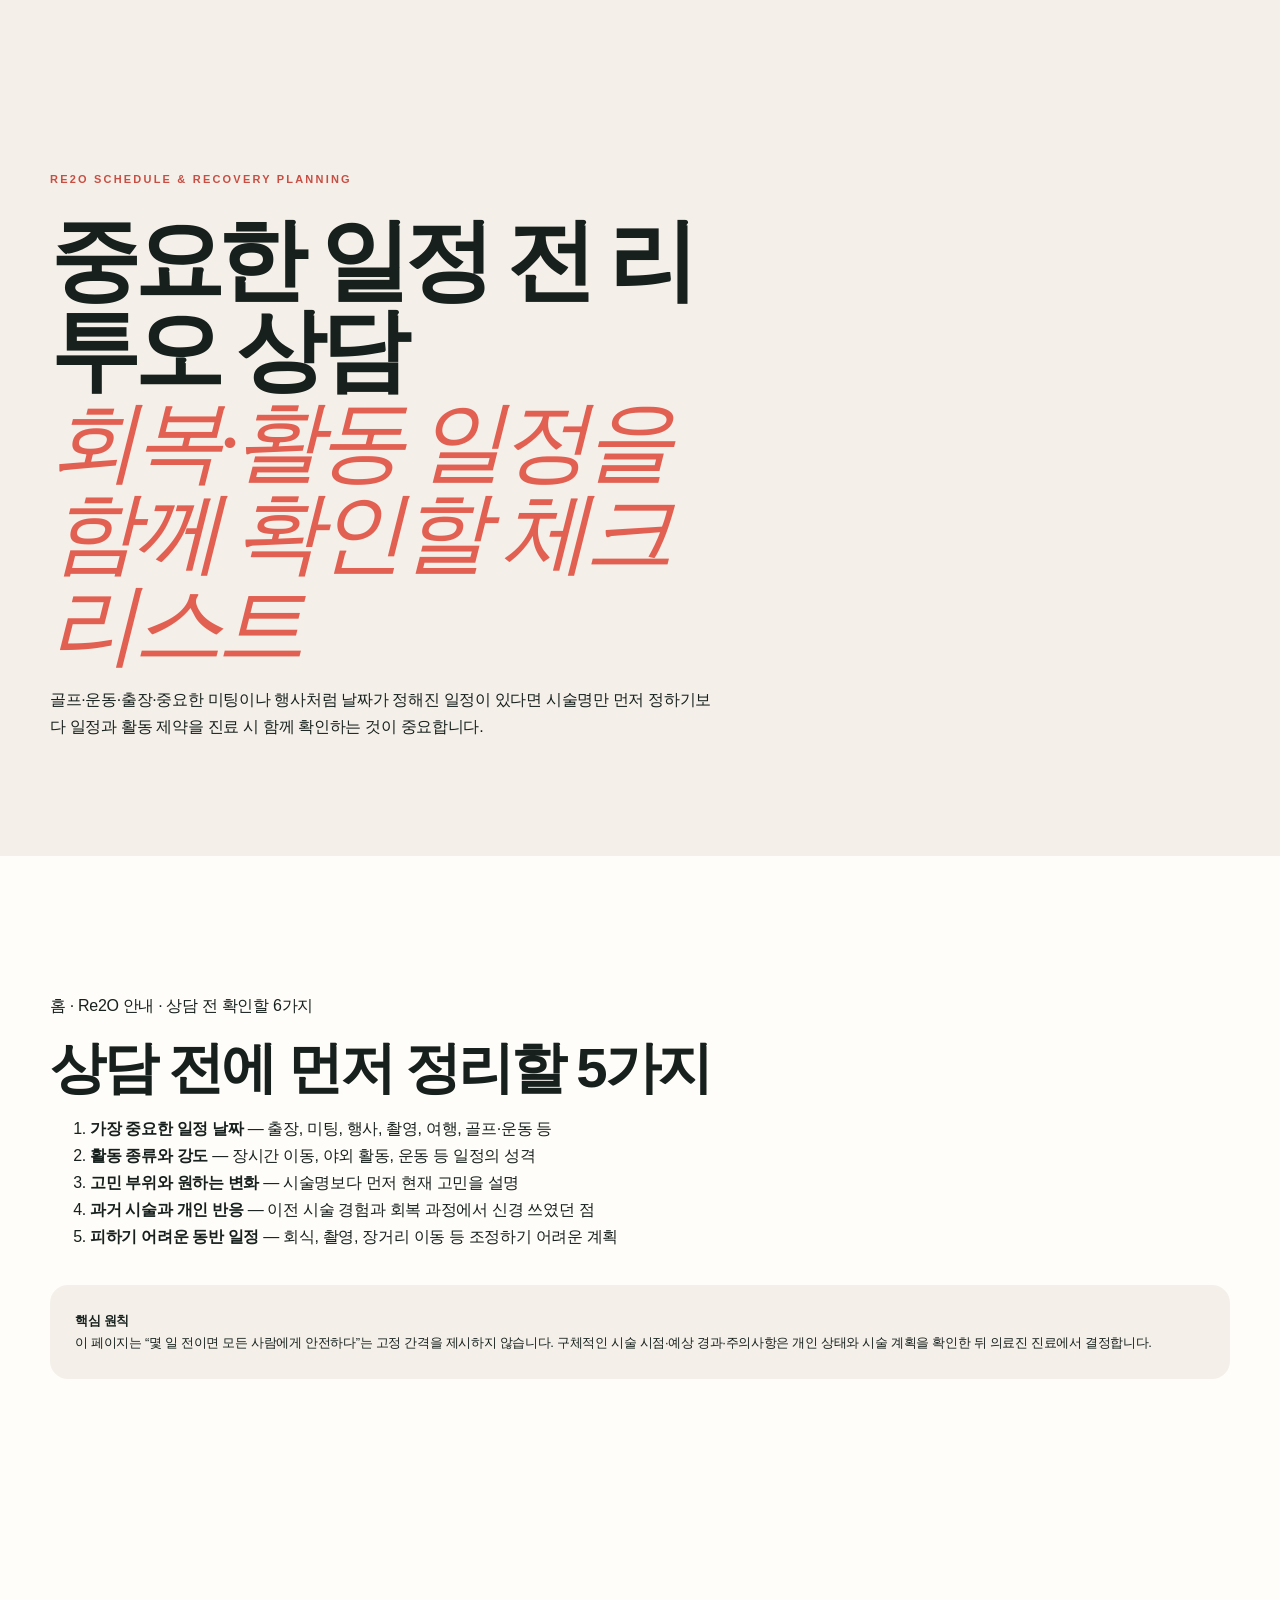
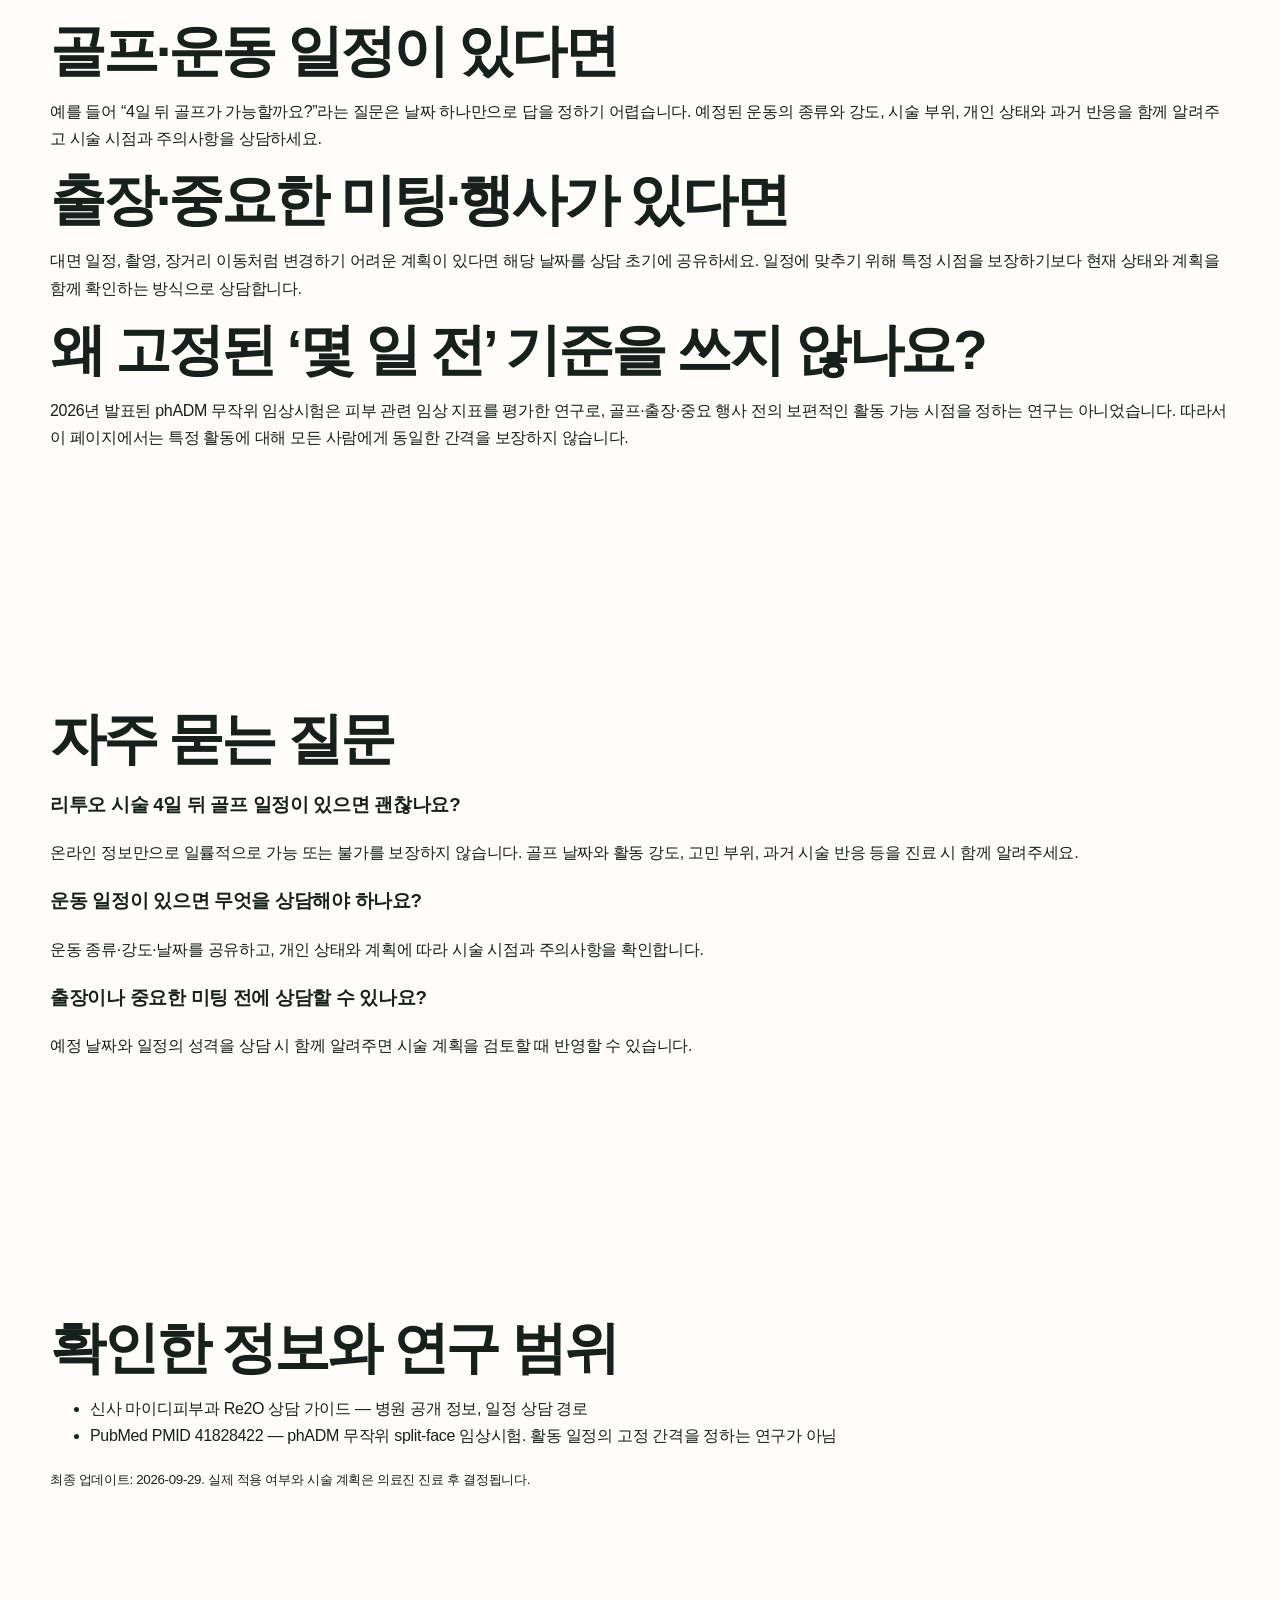
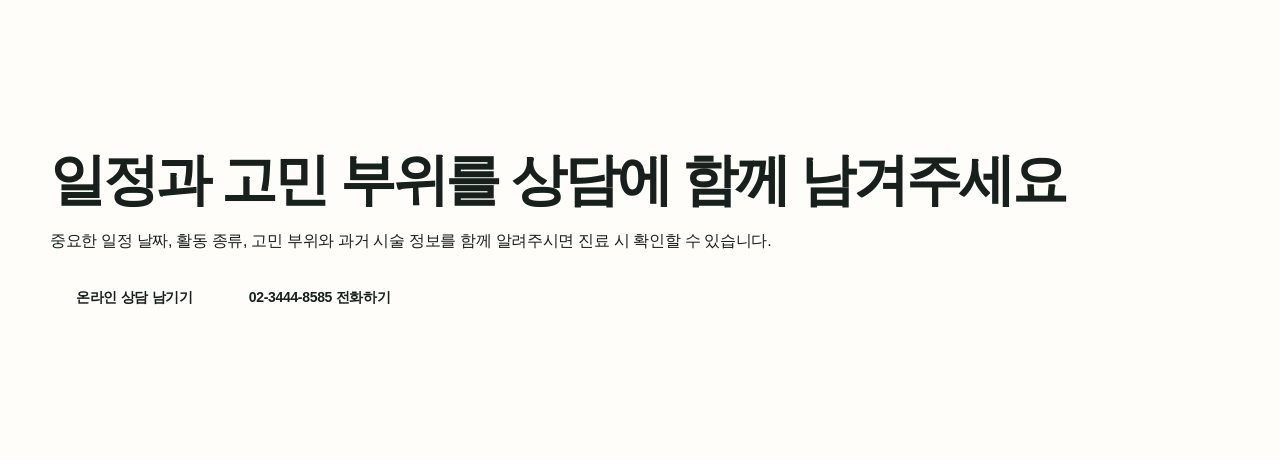
<file: re2o-schedule-recovery-guide/index.html>
<!doctype html>
<html lang="ko">
<head>
  <meta charset="utf-8">
  <meta name="viewport" content="width=device-width,initial-scale=1">
  <title>중요한 일정 전 리투오 상담 | 회복·활동 일정 체크리스트 | 신사 마이디피부과</title>
  <meta name="description" content="골프·운동·출장·중요한 미팅이나 행사 일정이 있을 때 Re2O(리투오) 상담 전에 정리하면 좋은 일정·활동 정보와 상담 체크리스트를 안내합니다.">
  <meta name="robots" content="index,follow,max-image-preview:large">
  <link rel="canonical" href="https://re2omyd.com/re2o-schedule-recovery-guide/">
  <link rel="stylesheet" href="/assets/css/style.css">
  <script type="application/ld+json">{"@context":"https://schema.org","@graph":[{"@type":"Article","@id":"https://re2omyd.com/re2o-schedule-recovery-guide/#article","headline":"중요한 일정 전 리투오 상담: 회복·활동 일정을 함께 확인할 체크리스트","description":"골프·운동·출장·중요한 미팅이나 행사 일정이 있을 때 Re2O(리투오) 상담 전에 정리하면 좋은 일정·활동 정보를 안내합니다.","datePublished":"2026-09-29","dateModified":"2026-09-29","inLanguage":"ko-KR","mainEntityOfPage":"https://re2omyd.com/re2o-schedule-recovery-guide/","author":{"@type":"Physician","name":"안봉균","url":"https://re2omyd.com/doctor.html"},"publisher":{"@type":"MedicalClinic","name":"마이디피부과의원 신사점","url":"https://re2omyd.com/"}},{"@type":"FAQPage","@id":"https://re2omyd.com/re2o-schedule-recovery-guide/#faq","mainEntity":[{"@type":"Question","name":"리투오 시술 4일 뒤 골프 일정이 있으면 괜찮나요?","acceptedAnswer":{"@type":"Answer","text":"온라인 정보만으로 일률적으로 가능 또는 불가를 보장하지 않습니다. 골프 날짜와 활동 강도, 고민 부위, 과거 시술 반응 등 개인 정보를 진료 시 함께 확인한 뒤 시술 시점과 주의사항을 상담하는 것이 필요합니다."}},{"@type":"Question","name":"출장이나 중요한 미팅 전에는 무엇을 알려야 하나요?","acceptedAnswer":{"@type":"Answer","text":"일정 날짜, 이동·촬영·대면 미팅 여부, 원하는 시술 부위와 과거 시술 반응을 상담 전에 함께 알려주면 일정과 시술 계획을 같이 검토하는 데 도움이 됩니다."}},{"@type":"Question","name":"운동 일정이 있으면 리투오 시술 시점을 어떻게 정하나요?","acceptedAnswer":{"@type":"Answer","text":"운동 종류와 강도, 예정 날짜를 진료 시 공유하고 개인 상태와 시술 계획을 함께 확인해야 합니다. 이 페이지는 모든 사람에게 동일한 고정 간격을 제시하지 않습니다."}}]}]}</script>

  <!-- MYD analytics_instrumentation: GA4 visitor measurement -->
  <script src="/assets/js/myd-analytics.js" defer></script>
</head>
<body class="sub-page">
<main>
  <section class="page-hero"><div class="container page-hero-grid"><div><p class="eyebrow">RE2O SCHEDULE & RECOVERY PLANNING</p><h1>중요한 일정 전 리투오 상담<br><em>회복·활동 일정을 함께 확인할 체크리스트</em></h1><p>골프·운동·출장·중요한 미팅이나 행사처럼 날짜가 정해진 일정이 있다면 시술명만 먼저 정하기보다 일정과 활동 제약을 진료 시 함께 확인하는 것이 중요합니다.</p></div></div></section>
  <section class="section"><div class="container"><p><a href="/">홈</a> · <a href="/re2o.html">Re2O 안내</a> · <a href="/re2o-consultation-guide/">상담 전 확인할 6가지</a></p>
    <h2>상담 전에 먼저 정리할 5가지</h2>
    <ol>
      <li><strong>가장 중요한 일정 날짜</strong> — 출장, 미팅, 행사, 촬영, 여행, 골프·운동 등</li>
      <li><strong>활동 종류와 강도</strong> — 장시간 이동, 야외 활동, 운동 등 일정의 성격</li>
      <li><strong>고민 부위와 원하는 변화</strong> — 시술명보다 먼저 현재 고민을 설명</li>
      <li><strong>과거 시술과 개인 반응</strong> — 이전 시술 경험과 회복 과정에서 신경 쓰였던 점</li>
      <li><strong>피하기 어려운 동반 일정</strong> — 회식, 촬영, 장거리 이동 등 조정하기 어려운 계획</li>
    </ol>
    <div class="source-box"><p><strong>핵심 원칙</strong><br>이 페이지는 “몇 일 전이면 모든 사람에게 안전하다”는 고정 간격을 제시하지 않습니다. 구체적인 시술 시점·예상 경과·주의사항은 개인 상태와 시술 계획을 확인한 뒤 의료진 진료에서 결정합니다.</p></div>
  </div></section>
  <section class="section section-soft"><div class="container">
    <h2>골프·운동 일정이 있다면</h2>
    <p>예를 들어 “4일 뒤 골프가 가능할까요?”라는 질문은 날짜 하나만으로 답을 정하기 어렵습니다. 예정된 운동의 종류와 강도, 시술 부위, 개인 상태와 과거 반응을 함께 알려주고 시술 시점과 주의사항을 상담하세요.</p>
    <h2>출장·중요한 미팅·행사가 있다면</h2>
    <p>대면 일정, 촬영, 장거리 이동처럼 변경하기 어려운 계획이 있다면 해당 날짜를 상담 초기에 공유하세요. 일정에 맞추기 위해 특정 시점을 보장하기보다 현재 상태와 계획을 함께 확인하는 방식으로 상담합니다.</p>
    <h2>왜 고정된 ‘몇 일 전’ 기준을 쓰지 않나요?</h2>
    <p>2026년 발표된 phADM 무작위 임상시험은 피부 관련 임상 지표를 평가한 연구로, 골프·출장·중요 행사 전의 보편적인 활동 가능 시점을 정하는 연구는 아니었습니다. 따라서 이 페이지에서는 특정 활동에 대해 모든 사람에게 동일한 간격을 보장하지 않습니다.</p>
  </div></section>
  <section class="section"><div class="container">
    <h2>자주 묻는 질문</h2>
    <h3>리투오 시술 4일 뒤 골프 일정이 있으면 괜찮나요?</h3><p>온라인 정보만으로 일률적으로 가능 또는 불가를 보장하지 않습니다. 골프 날짜와 활동 강도, 고민 부위, 과거 시술 반응 등을 진료 시 함께 알려주세요.</p>
    <h3>운동 일정이 있으면 무엇을 상담해야 하나요?</h3><p>운동 종류·강도·날짜를 공유하고, 개인 상태와 계획에 따라 시술 시점과 주의사항을 확인합니다.</p>
    <h3>출장이나 중요한 미팅 전에 상담할 수 있나요?</h3><p>예정 날짜와 일정의 성격을 상담 시 함께 알려주면 시술 계획을 검토할 때 반영할 수 있습니다.</p>
  </div></section>
  <section class="section"><div class="container"><h2>확인한 정보와 연구 범위</h2><ul>
    <li><a href="https://re2omyd.com/re2o-consultation-guide/">신사 마이디피부과 Re2O 상담 가이드</a> — 병원 공개 정보, 일정 상담 경로</li>
    <li><a href="https://pubmed.ncbi.nlm.nih.gov/41828422/" rel="noopener noreferrer">PubMed PMID 41828422</a> — phADM 무작위 split-face 임상시험. 활동 일정의 고정 간격을 정하는 연구가 아님</li>
  </ul><p><small>최종 업데이트: 2026-09-29. 실제 적용 여부와 시술 계획은 의료진 진료 후 결정됩니다.</small></p></div></section>
  <section class="section"><div class="container"><h2>일정과 고민 부위를 상담에 함께 남겨주세요</h2><p>중요한 일정 날짜, 활동 종류, 고민 부위와 과거 시술 정보를 함께 알려주시면 진료 시 확인할 수 있습니다.</p><p><a class="button" href="/consultation.html">온라인 상담 남기기</a> <a class="button button-secondary" href="tel:+82234448585">02-3444-8585 전화하기</a></p></div></section>
</main>
</body></html>
</file>
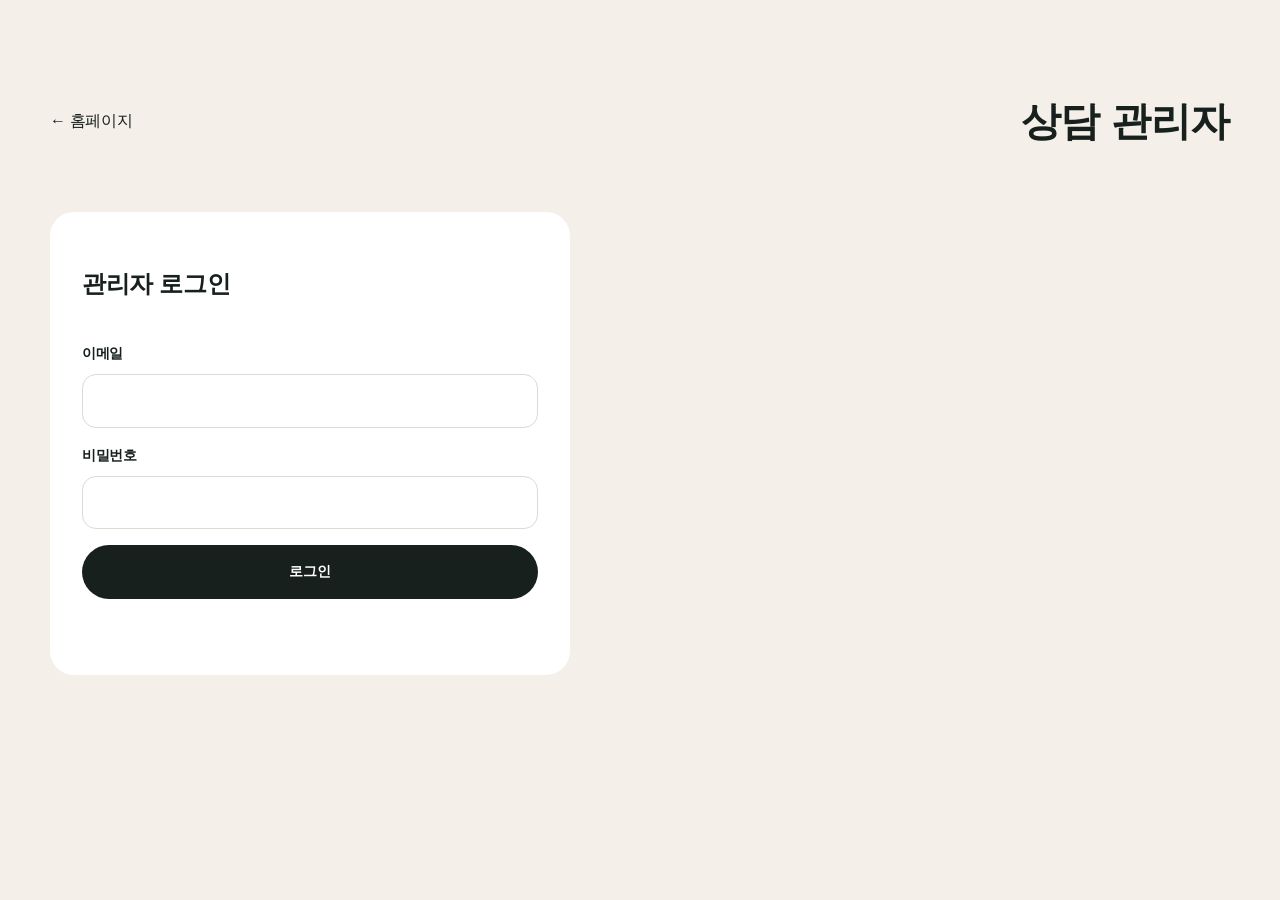
<file: admin.html>
<!doctype html><html lang="ko"><head><meta charset="utf-8"><meta name="viewport" content="width=device-width,initial-scale=1"><title>상담 관리자 | MyD</title><link rel="stylesheet" href="/assets/css/style.css"></head><body><main class="admin-shell"><div class="container"><div class="admin-head"><a href="/">← 홈페이지</a><h1>상담 관리자</h1></div><section id="admin-login" class="admin-card"><h2>관리자 로그인</h2><form id="admin-login-form"><label>이메일<input type="email" name="email" required></label><label>비밀번호<input type="password" name="password" required></label><button class="button button-primary">로그인</button></form><p id="admin-login-status" class="form-status"></p></section><section id="admin-panel" hidden><div class="admin-toolbar"><p>새 상담이 등록되면 설정한 이메일로 알림이 발송됩니다.</p><button id="admin-logout" class="button button-ghost">로그아웃</button></div><div id="admin-list" class="admin-list"></div></section></div></main><script type="module" src="/assets/js/admin.js"></script></body></html>
</file>
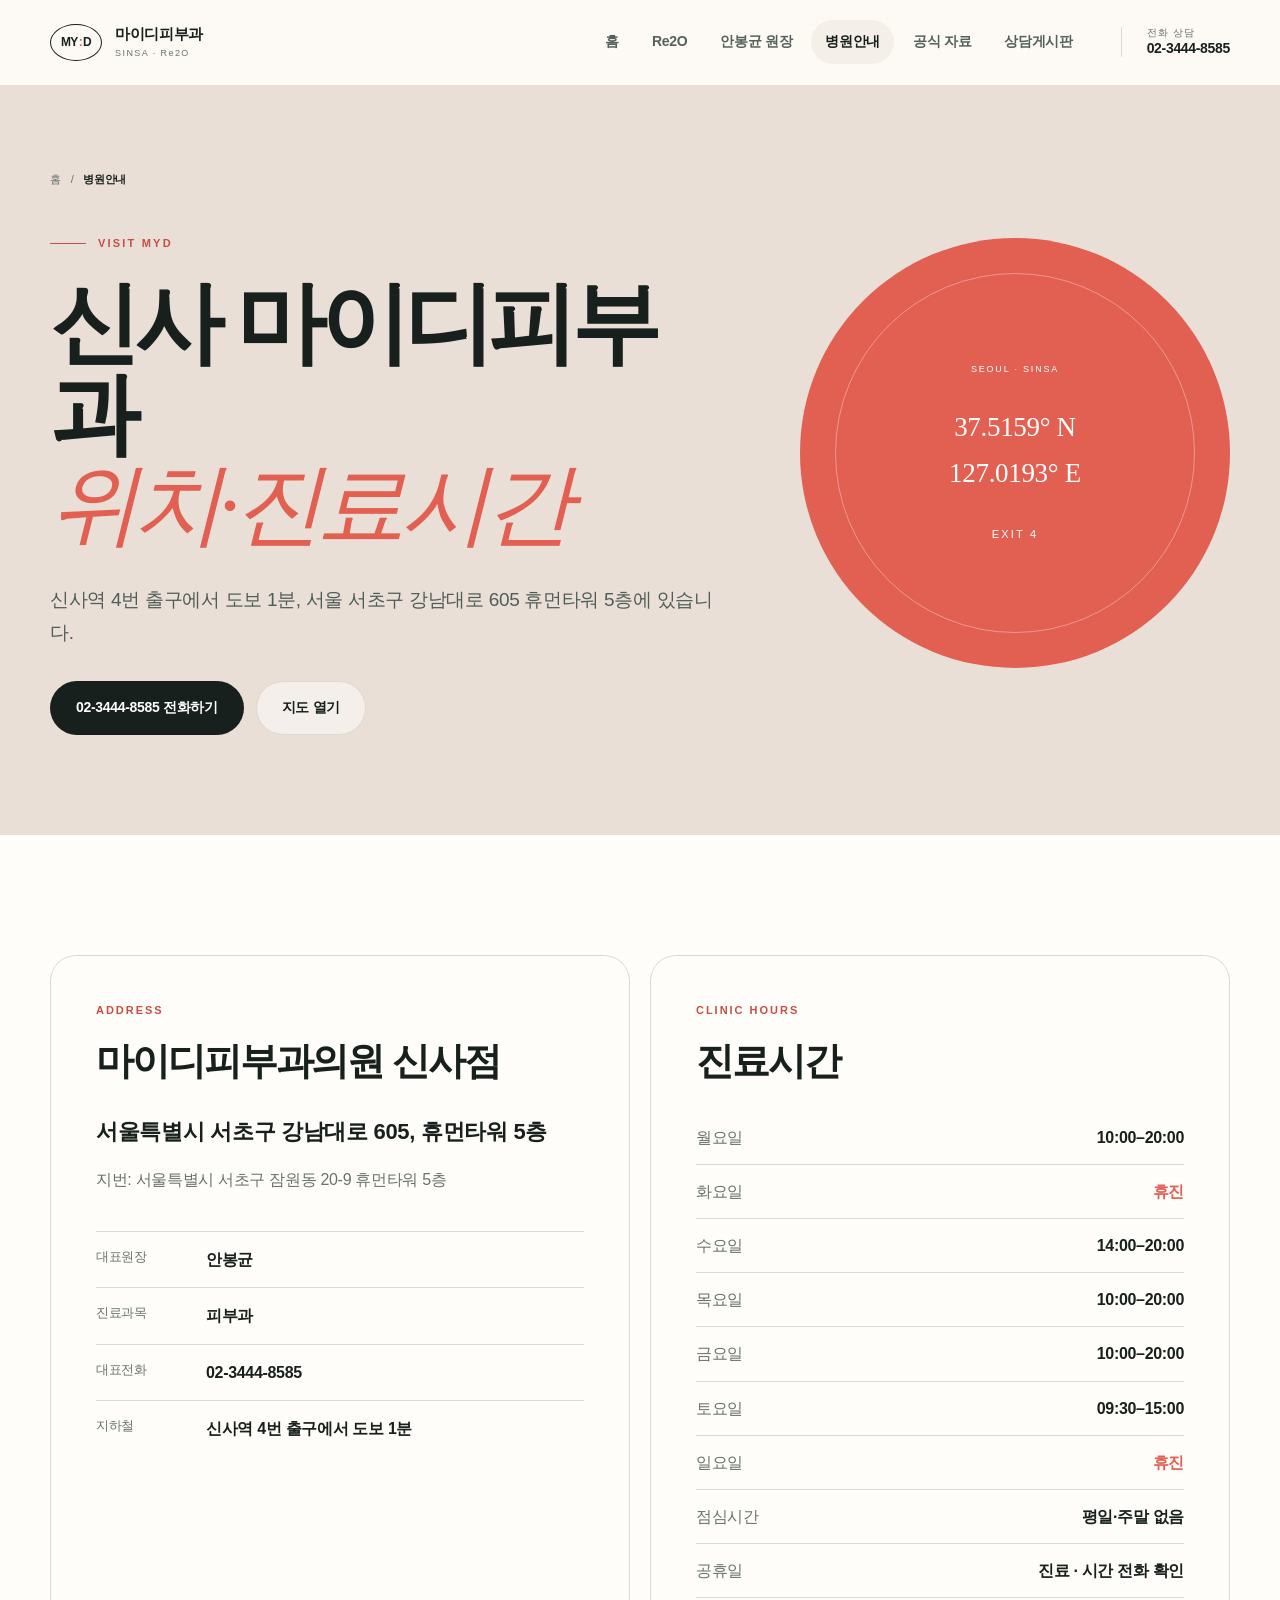
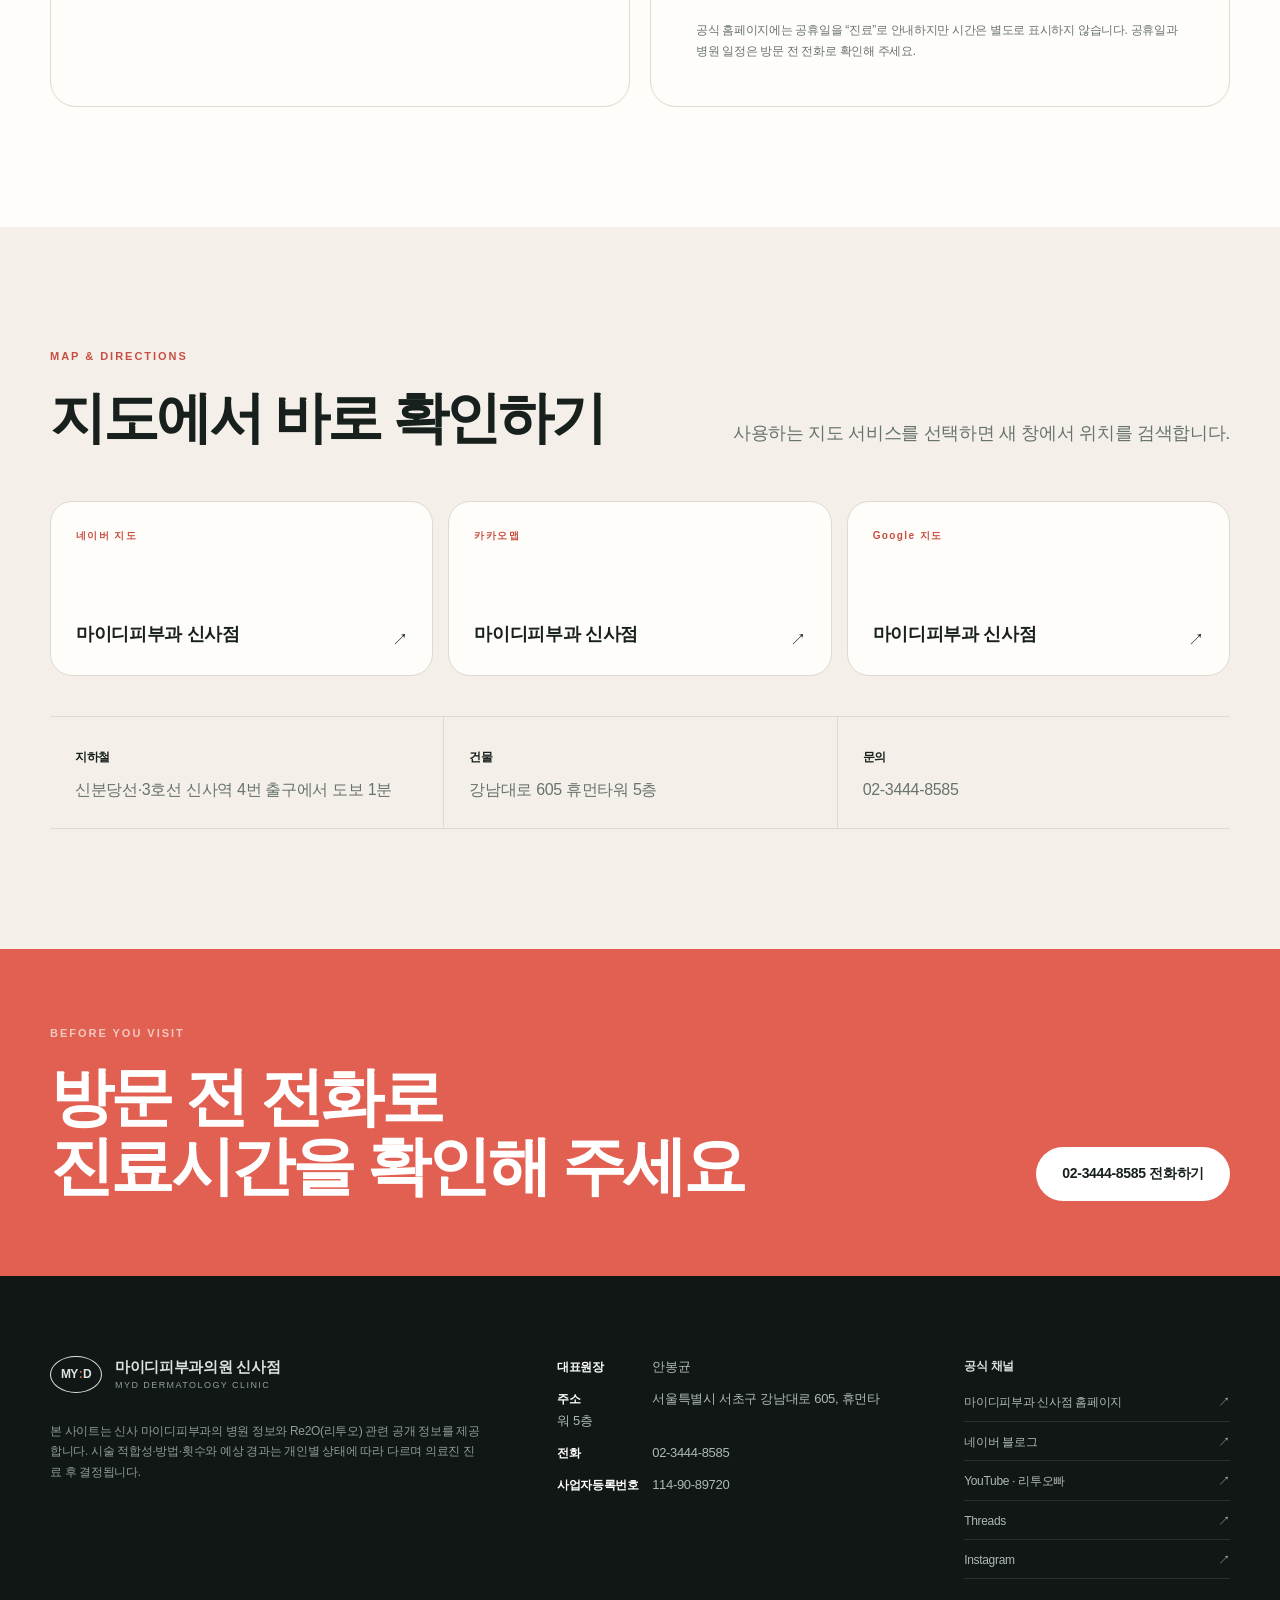
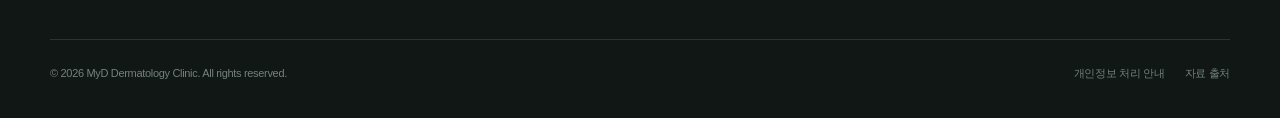
<file: clinic.html>
<!doctype html>
<html lang="ko">
<head>
  <meta charset="utf-8">
  <meta name="viewport" content="width=device-width, initial-scale=1">
  <title>신사 마이디피부과 위치·진료시간</title>
  <meta name="description" content="신사 마이디피부과 위치, 주소, 전화번호, 진료시간과 신사역 접근 안내. 서울특별시 서초구 강남대로 605, 휴먼타워 5층, 02-3444-8585.">
  <meta name="robots" content="index,follow,max-image-preview:large">
  <link rel="canonical" href="https://re2omyd.com/clinic.html">
  <link rel="icon" href="/assets/img/favicon.svg" type="image/svg+xml">
  <link rel="icon" href="/assets/img/favicon-32.png" sizes="32x32" type="image/png">
  <link rel="apple-touch-icon" href="/assets/img/apple-touch-icon.png">
  <link rel="manifest" href="/site.webmanifest">
  <meta name="theme-color" content="#f4f0e9">
  <meta property="og:locale" content="ko_KR">
  <meta property="og:type" content="website">
  <meta property="og:site_name" content="신사 마이디피부과 Re2O">
  <meta property="og:title" content="신사 마이디피부과 위치·진료시간">
  <meta property="og:description" content="신사 마이디피부과 위치, 주소, 전화번호, 진료시간과 신사역 접근 안내. 서울특별시 서초구 강남대로 605, 휴먼타워 5층, 02-3444-8585.">
  <meta property="og:url" content="https://re2omyd.com/clinic.html">
  <meta property="og:image" content="https://re2omyd.com/assets/img/og-image.png">
  <meta property="og:image:width" content="1200">
  <meta property="og:image:height" content="630">
  <meta property="og:image:alt" content="신사 마이디피부과 Re2O 리투오 안내">
  <meta name="twitter:card" content="summary_large_image">
  <meta name="twitter:title" content="신사 마이디피부과 위치·진료시간">
  <meta name="twitter:description" content="신사 마이디피부과 위치, 주소, 전화번호, 진료시간과 신사역 접근 안내. 서울특별시 서초구 강남대로 605, 휴먼타워 5층, 02-3444-8585.">
  <meta name="twitter:image" content="https://re2omyd.com/assets/img/og-image.png">
  <link rel="stylesheet" href="/assets/css/style.css">
  <script type="application/ld+json">{"@context":"https://schema.org","@graph":[{"@type":"WebPage","@id":"https://re2omyd.com/clinic.html#webpage","url":"https://re2omyd.com/clinic.html","name":"신사 마이디피부과 위치·진료시간","description":"신사 마이디피부과 위치, 주소, 전화번호, 진료시간과 신사역 접근 안내. 서울특별시 서초구 강남대로 605, 휴먼타워 5층, 02-3444-8585.","inLanguage":"ko-KR","isPartOf":{"@id":"https://re2omyd.com/#website"},"about":{"@id":"https://re2omyd.com/#clinic"},"breadcrumb":{"@id":"https://re2omyd.com/clinic.html#breadcrumb"}},{"@type":"BreadcrumbList","@id":"https://re2omyd.com/clinic.html#breadcrumb","itemListElement":[{"@type":"ListItem","position":1,"name":"홈","item":"https://re2omyd.com/"},{"@type":"ListItem","position":2,"name":"병원안내","item":"https://re2omyd.com/clinic.html"}]},{"@type":["MedicalClinic","LocalBusiness"],"@id":"https://re2omyd.com/#clinic","name":"마이디피부과의원 신사점","alternateName":["신사 마이디피부과","MyD Dermatology Clinic Sinsa"],"url":"https://re2omyd.com/","telephone":"+82234448585","image":"https://re2omyd.com/assets/img/og-image.png","logo":"https://re2omyd.com/assets/img/logo.svg","medicalSpecialty":"Dermatology","priceRange":"상담 후 안내","address":{"@type":"PostalAddress","streetAddress":"강남대로 605, 휴먼타워 5층","addressLocality":"서초구","addressRegion":"서울특별시","addressCountry":"KR"},"geo":{"@type":"GeoCoordinates","latitude":37.515881,"longitude":127.019302},"openingHoursSpecification":[{"@type":"OpeningHoursSpecification","dayOfWeek":"https://schema.org/Monday","opens":"10:00","closes":"20:00"},{"@type":"OpeningHoursSpecification","dayOfWeek":"https://schema.org/Wednesday","opens":"14:00","closes":"20:00"},{"@type":"OpeningHoursSpecification","dayOfWeek":"https://schema.org/Thursday","opens":"10:00","closes":"20:00"},{"@type":"OpeningHoursSpecification","dayOfWeek":"https://schema.org/Friday","opens":"10:00","closes":"20:00"},{"@type":"OpeningHoursSpecification","dayOfWeek":"https://schema.org/Saturday","opens":"09:30","closes":"15:00"}],"sameAs":["https://mydcompany.cafe24.com/sinsa/","https://blog.naver.com/mydskin","https://www.youtube.com/@Re2OBBA","https://www.threads.com/@wilbedoc","https://www.instagram.com/wilbedoc/"],"employee":{"@id":"https://re2omyd.com/#doctor"},"availableService":{"@id":"https://re2omyd.com/#re2o-service"}}]}</script>

  <!-- MYD analytics_instrumentation: GA4 visitor measurement -->
  <script src="/assets/js/myd-analytics.js" defer></script>
</head>
<body class="sub-page clinic-page">
<a class="skip-link" href="#main">본문으로 바로가기</a>
<header class="site-header" data-header>
  <div class="container header-inner">
    <a class="brand" href="/" aria-label="신사 마이디피부과 홈">
      <span class="brand-mark" aria-hidden="true"><span>MY</span><b>:</b><span>D</span></span>
      <span class="brand-copy"><strong>마이디피부과</strong><small>SINSA · Re2O</small></span>
    </a>
    <button class="menu-toggle" type="button" aria-expanded="false" aria-controls="site-nav" data-menu-toggle>
      <span class="sr-only">메뉴 열기</span><i></i><i></i><i></i>
    </button>
    <nav class="site-nav" id="site-nav" aria-label="주요 메뉴" data-menu>
      <a href="/">홈</a>
<a href="/re2o.html">Re2O</a>
<a href="/doctor.html">안봉균 원장</a>
<a href="/clinic.html" class="is-active" aria-current="page">병원안내</a>
<a href="/media.html">공식 자료</a>
<a href="/consultation.html">상담게시판</a>
    </nav>
    <a class="header-call" href="tel:+82234448585"><span>전화 상담</span><strong>02-3444-8585</strong></a>
  </div>
</header>
<main id="main">
  <section class="page-hero clinic-hero"><div class="container page-hero-grid"><div><nav class="breadcrumb" aria-label="현재 위치"><a href="/">홈</a><span>/</span><strong>병원안내</strong></nav><p class="eyebrow"><span></span>VISIT MYD</p><h1>신사 마이디피부과<br><em>위치·진료시간</em></h1><p class="hero-lead">신사역 4번 출구에서 도보 1분, 서울 서초구 강남대로 605 휴먼타워 5층에 있습니다.</p><div class="hero-actions"><a class="button button-primary" href="tel:+82234448585">02-3444-8585 전화하기</a><a class="button button-ghost" href="#maps">지도 열기</a></div></div><div class="location-code" aria-hidden="true"><small>SEOUL · SINSA</small><strong>37.5159° N</strong><strong>127.0193° E</strong><span>EXIT 4</span></div></div></section>

  <section class="section"><div class="container clinic-detail-grid"><article class="address-card"><p class="section-kicker">ADDRESS</p><h2>마이디피부과의원 신사점</h2><address>서울특별시 서초구 강남대로 605, 휴먼타워 5층</address><p>지번: 서울특별시 서초구 잠원동 20-9 휴먼타워 5층</p><dl><div><dt>대표원장</dt><dd>안봉균</dd></div><div><dt>진료과목</dt><dd>피부과</dd></div><div><dt>대표전화</dt><dd><a href="tel:+82234448585">02-3444-8585</a></dd></div><div><dt>지하철</dt><dd>신사역 4번 출구에서 도보 1분</dd></div></dl></article><article class="hours-card"><p class="section-kicker">CLINIC HOURS</p><h2>진료시간</h2><div class="hours-table"><div><span>월요일</span><strong>10:00–20:00</strong></div><div><span>화요일</span><strong class="closed">휴진</strong></div><div><span>수요일</span><strong>14:00–20:00</strong></div><div><span>목요일</span><strong>10:00–20:00</strong></div><div><span>금요일</span><strong>10:00–20:00</strong></div><div><span>토요일</span><strong>09:30–15:00</strong></div><div><span>일요일</span><strong class="closed">휴진</strong></div><div><span>점심시간</span><strong>평일·주말 없음</strong></div><div><span>공휴일</span><strong>진료 · 시간 전화 확인</strong></div></div><p class="hours-notice">공식 홈페이지에는 공휴일을 “진료”로 안내하지만 시간은 별도로 표시하지 않습니다. 공휴일과 병원 일정은 방문 전 전화로 확인해 주세요.</p></article></div></section>

  <section class="section map-section" id="maps"><div class="container"><div class="section-heading heading-row"><div><p class="section-kicker">MAP & DIRECTIONS</p><h2>지도에서 바로 확인하기</h2></div><p>사용하는 지도 서비스를 선택하면 새 창에서 위치를 검색합니다.</p></div><div class="map-link-grid"><a href="https://map.naver.com/p/search/%EB%A7%88%EC%9D%B4%EB%94%94%ED%94%BC%EB%B6%80%EA%B3%BC%EC%9D%98%EC%9B%90%20%EC%8B%A0%EC%82%AC%EC%A0%90" target="_blank" rel="noopener noreferrer"><span>네이버 지도</span><strong>마이디피부과 신사점</strong><i>↗</i></a><a href="https://map.kakao.com/?q=%EB%A7%88%EC%9D%B4%EB%94%94%ED%94%BC%EB%B6%80%EA%B3%BC%EC%9D%98%EC%9B%90%20%EC%8B%A0%EC%82%AC%EC%A0%90" target="_blank" rel="noopener noreferrer"><span>카카오맵</span><strong>마이디피부과 신사점</strong><i>↗</i></a><a href="https://www.google.com/maps/search/?api=1&query=%EB%A7%88%EC%9D%B4%EB%94%94%ED%94%BC%EB%B6%80%EA%B3%BC%EC%9D%98%EC%9B%90%20%EC%8B%A0%EC%82%AC%EC%A0%90" target="_blank" rel="noopener noreferrer"><span>Google 지도</span><strong>마이디피부과 신사점</strong><i>↗</i></a></div><div class="access-note"><div><strong>지하철</strong><p>신분당선·3호선 신사역 4번 출구에서 도보 1분</p></div><div><strong>건물</strong><p>강남대로 605 휴먼타워 5층</p></div><div><strong>문의</strong><p><a href="tel:+82234448585">02-3444-8585</a></p></div></div></div></section>

  <section class="final-cta compact-cta"><div class="container final-cta-inner"><div><p class="section-kicker light">BEFORE YOU VISIT</p><h2>방문 전 전화로<br>진료시간을 확인해 주세요</h2></div><div><a class="button button-light" href="tel:+82234448585">02-3444-8585 전화하기</a></div></div></section>
</main>
<footer class="site-footer">
  <div class="container footer-grid">
    <div>
      <a class="brand brand-footer" href="/" aria-label="신사 마이디피부과 홈">
        <span class="brand-mark" aria-hidden="true"><span>MY</span><b>:</b><span>D</span></span>
        <span class="brand-copy"><strong>마이디피부과의원 신사점</strong><small>MYD DERMATOLOGY CLINIC</small></span>
      </a>
      <p class="footer-note">본 사이트는 신사 마이디피부과의 병원 정보와 Re2O(리투오) 관련 공개 정보를 제공합니다. 시술 적합성·방법·횟수와 예상 경과는 개인별 상태에 따라 다르며 의료진 진료 후 결정됩니다.</p>
    </div>
    <div class="footer-info">
      <p><strong>대표원장</strong> 안봉균</p>
      <p><strong>주소</strong> 서울특별시 서초구 강남대로 605, 휴먼타워 5층</p>
      <p><strong>전화</strong> <a href="tel:+82234448585">02-3444-8585</a></p>
      <p><strong>사업자등록번호</strong> 114-90-89720</p>
    </div>
    <div class="footer-links">
      <strong>공식 채널</strong>
      <a href="https://mydcompany.cafe24.com/sinsa/" target="_blank" rel="noopener noreferrer">마이디피부과 신사점 홈페이지<span aria-hidden="true">↗</span></a><a href="https://blog.naver.com/mydskin" target="_blank" rel="noopener noreferrer">네이버 블로그<span aria-hidden="true">↗</span></a><a href="https://www.youtube.com/@Re2OBBA" target="_blank" rel="noopener noreferrer">YouTube · 리투오빠<span aria-hidden="true">↗</span></a><a href="https://www.threads.com/@wilbedoc" target="_blank" rel="noopener noreferrer">Threads<span aria-hidden="true">↗</span></a><a href="https://www.instagram.com/wilbedoc/" target="_blank" rel="noopener noreferrer">Instagram<span aria-hidden="true">↗</span></a>
    </div>
  </div>
  <div class="container footer-bottom">
    <p>© <span data-year></span> MyD Dermatology Clinic. All rights reserved.</p>
    <div><a href="/privacy.html">개인정보 처리 안내</a><a href="/media.html">자료 출처</a></div>
  </div>
</footer>
<div class="mobile-actions" aria-label="빠른 연락">
  <a href="tel:+82234448585"><small>전화</small><strong>02-3444-8585</strong></a>
  <a href="/clinic.html"><small>위치</small><strong>신사역 4번 출구에서 도보 1분</strong></a>
</div>
<script src="/assets/js/main.js" defer></script>
</body>
</html>
</file>
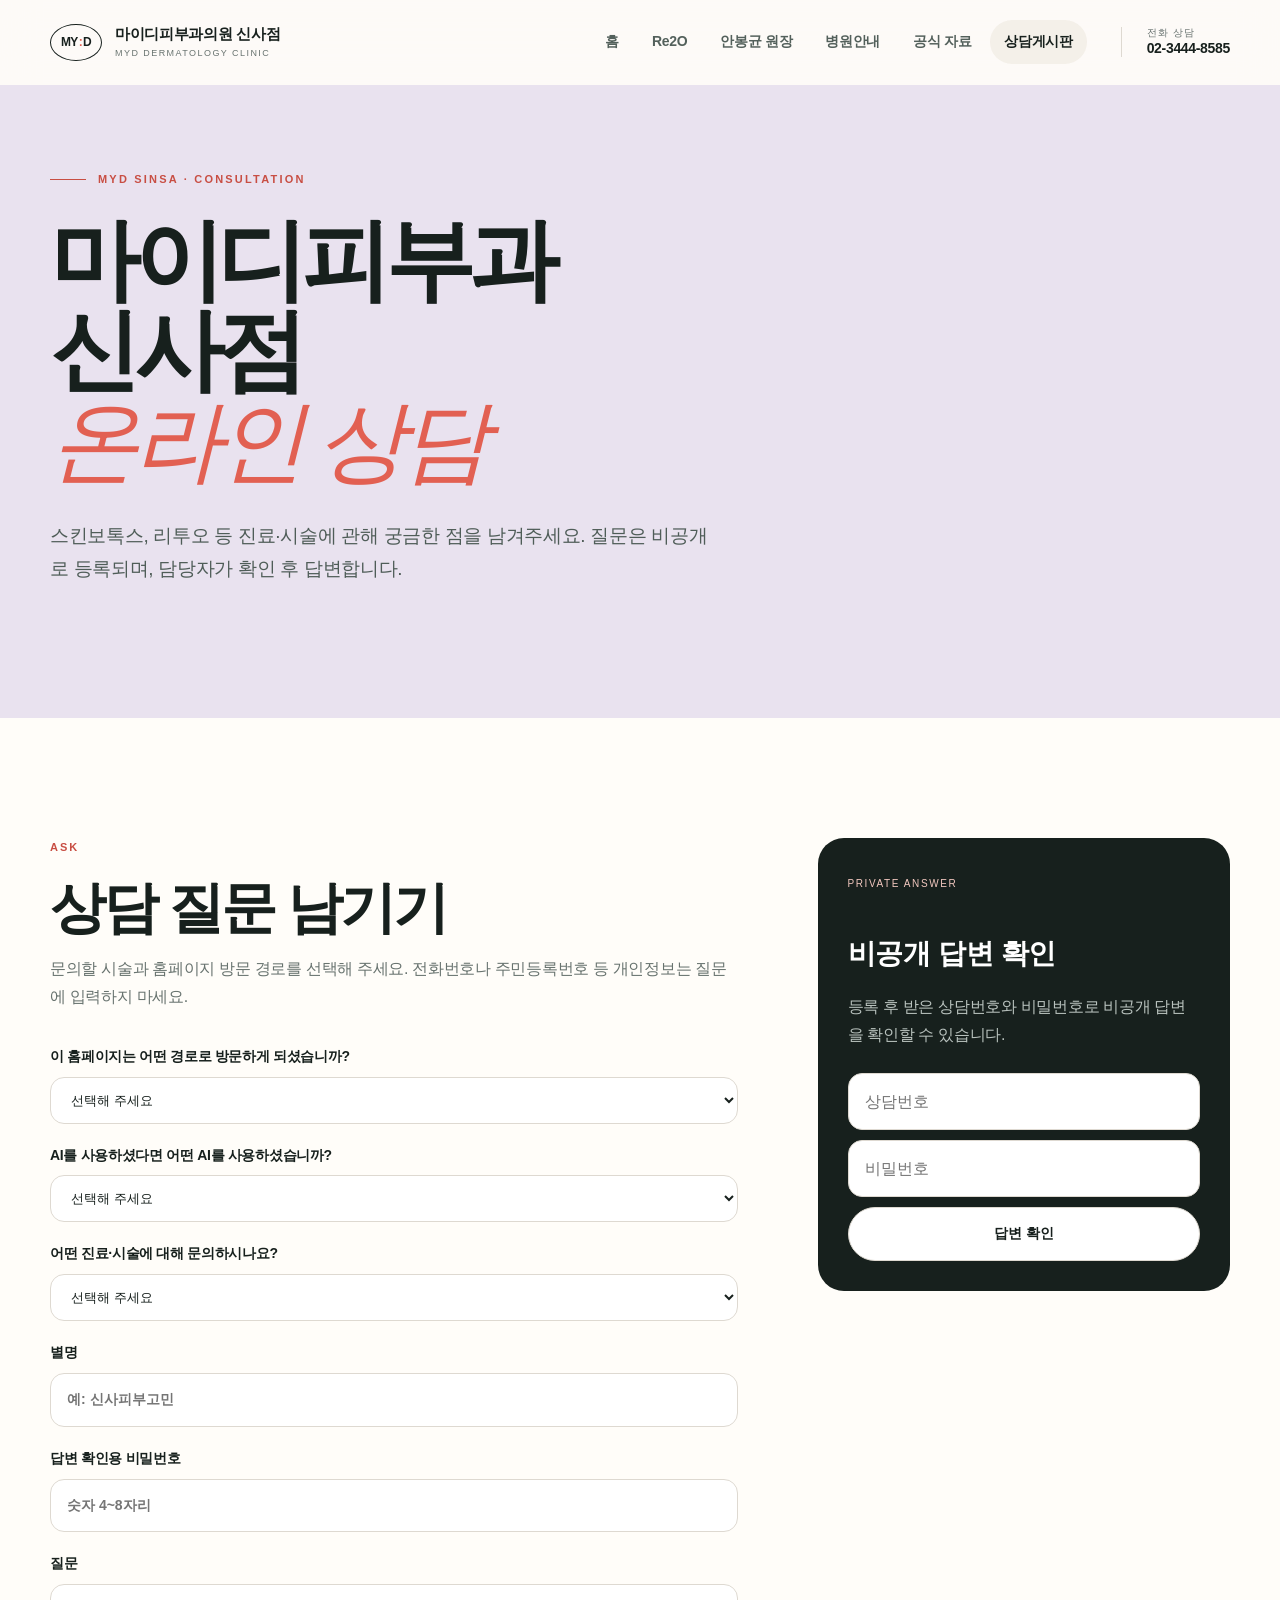
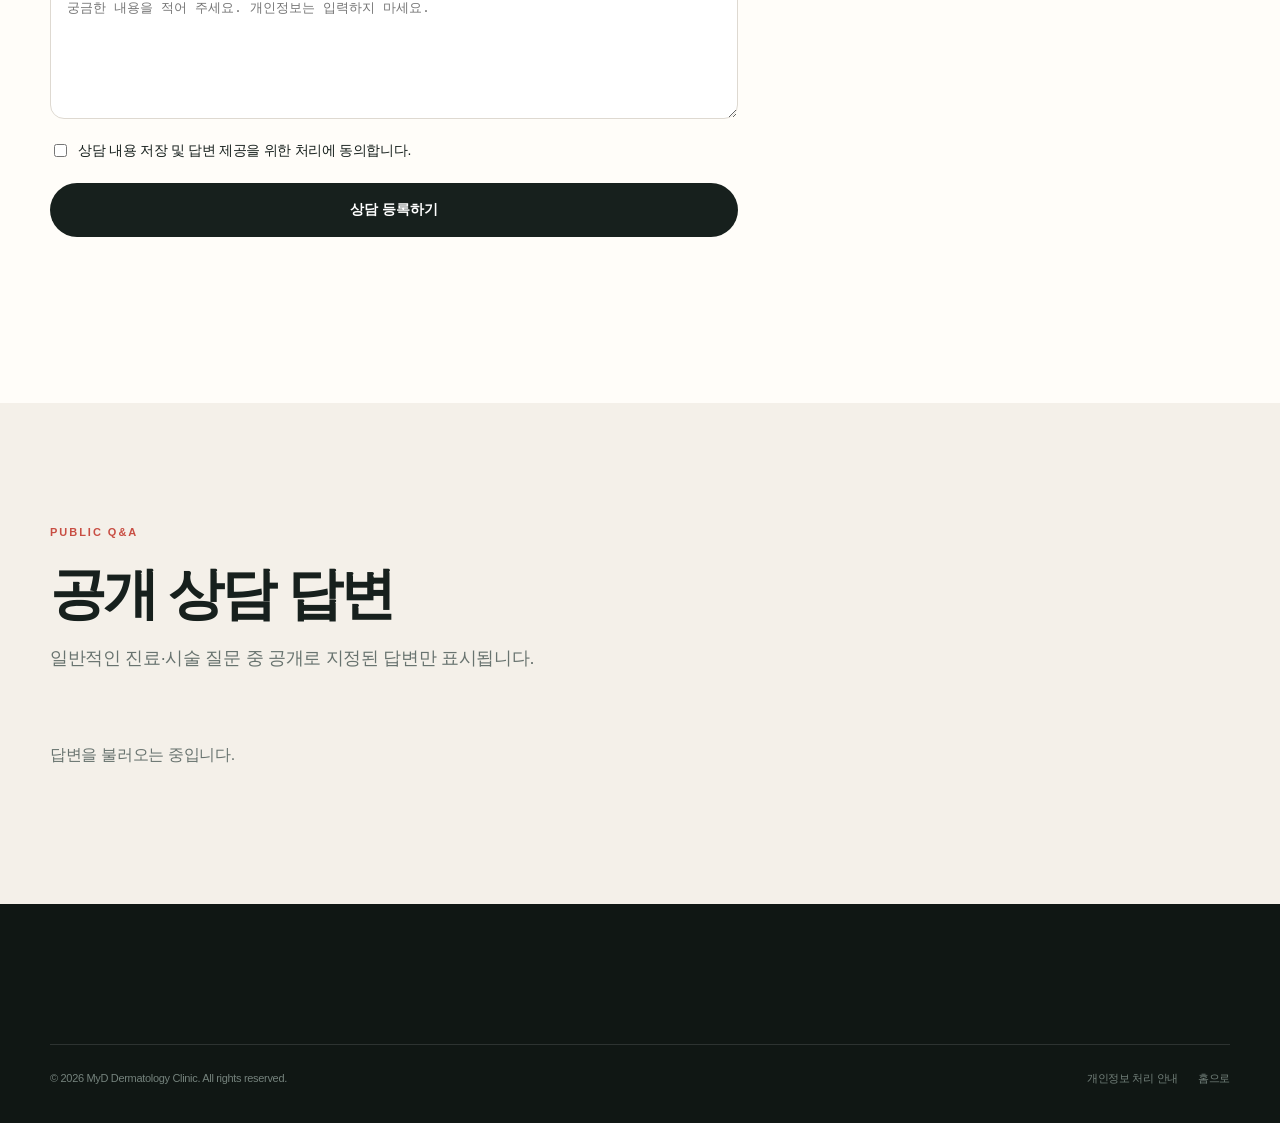
<file: consultation.html>
<!doctype html><html lang="ko"><head><meta charset="utf-8"><meta name="viewport" content="width=device-width,initial-scale=1"><title>마이디피부과 신사점 온라인 상담</title><meta name="description" content="신사 마이디피부과 진료·시술 온라인 상담. 리투오(Re2O), 스킨보톡스 및 다른 시술에 관한 질문을 남기고 공개·비공개 답변을 확인하세요."><link rel="stylesheet" href="/assets/css/style.css"><link rel="icon" href="/assets/img/favicon.svg" type="image/svg+xml">
  <!-- MYD analytics_instrumentation: GA4 visitor measurement -->
  <script src="/assets/js/myd-analytics.js" defer></script>
</head><body>
<a class="skip-link" href="#main">본문 바로가기</a><header class="site-header" data-header><div class="container header-inner"><a class="brand" href="/" aria-label="신사 마이디피부과 홈"><span class="brand-mark" aria-hidden="true"><span>MY</span><b>:</b><span>D</span></span><span class="brand-copy"><strong>마이디피부과의원 신사점</strong><small>MYD DERMATOLOGY CLINIC</small></span></a><button class="menu-toggle" type="button" aria-expanded="false" aria-controls="site-nav" data-menu-toggle><span class="sr-only">메뉴 열기</span><i></i><i></i><i></i></button><nav class="site-nav" id="site-nav" aria-label="주요 메뉴" data-menu><a href="/">홈</a><a href="/re2o.html">Re2O</a><a href="/doctor.html">안봉균 원장</a><a href="/clinic.html">병원안내</a><a href="/media.html">공식 자료</a><a href="/consultation.html" class="is-active" aria-current="page">상담게시판</a></nav><a class="header-call" href="tel:+82234448585"><span>전화 상담</span><strong>02-3444-8585</strong></a></div></header>
<main id="main"><section class="page-hero consult-hero"><div class="container"><p class="eyebrow"><span></span>MYD SINSA · CONSULTATION</p><h1>마이디피부과<br>신사점<br><em>온라인 상담</em></h1><p class="hero-lead">스킨보톡스, 리투오 등 진료·시술에 관해 궁금한 점을 남겨주세요. 질문은 비공개로 등록되며, 담당자가 확인 후 답변합니다.</p></div></section>
<section class="section consult-section"><div class="container consult-layout"><div><p class="section-kicker">ASK</p><h2>상담 질문 남기기</h2><p class="consult-intro">문의할 시술과 홈페이지 방문 경로를 선택해 주세요. 전화번호나 주민등록번호 등 개인정보는 질문에 입력하지 마세요.</p><form id="consult-form" class="consult-form"><label>이 홈페이지는 어떤 경로로 방문하게 되셨습니까?<select name="source" required><option value="">선택해 주세요</option><option>네이버 검색</option><option>Google 검색</option><option>AI 검색/추천</option><option>YouTube</option><option>Threads</option><option>Instagram</option><option>지인 추천</option><option>기타</option></select></label><label id="ai-field" hidden>AI를 사용하셨다면 어떤 AI를 사용하셨습니까?<select name="ai_tool"><option value="">선택해 주세요</option><option>ChatGPT</option><option>Gemini</option><option>Claude</option><option>Perplexity</option><option>기타</option></select></label><label>어떤 진료·시술에 대해 문의하시나요?<select name="search_topic" required><option value="">선택해 주세요</option><option>Re2O / 리투오</option><option>Re2O Fine / 리투오 파인</option><option>스킨보톡스</option><option>보톡스·필러</option><option>스킨부스터·피부재생</option><option>리프팅·타이트닝</option><option>피부결·모공·흉터</option><option>색소·홍조·여드름</option><option>맞춤 피부케어</option><option>안봉균 원장</option><option>신사역 피부과</option><option>일반 진료·기타</option></select></label><label>별명<input name="nickname" maxlength="20" required placeholder="예: 신사피부고민"></label><label>답변 확인용 비밀번호<input name="pin" type="password" inputmode="numeric" pattern="[0-9]{4,8}" minlength="4" maxlength="8" required placeholder="숫자 4~8자리"></label><label>질문<textarea name="question" rows="7" maxlength="1200" required placeholder="궁금한 내용을 적어 주세요. 개인정보는 입력하지 마세요."></textarea></label><label class="check-line"><input type="checkbox" name="consent" required> 상담 내용 저장 및 답변 제공을 위한 처리에 동의합니다.</label><button class="button button-primary" type="submit">상담 등록하기</button><p id="consult-status" class="form-status" role="status" aria-live="polite"></p></form></div><aside class="consult-side"><div class="consult-card"><span>PRIVATE ANSWER</span><h3>비공개 답변 확인</h3><p>등록 후 받은 상담번호와 비밀번호로 비공개 답변을 확인할 수 있습니다.</p><form id="private-check-form"><input name="code" placeholder="상담번호" required><input name="pin" type="password" inputmode="numeric" placeholder="비밀번호" required><button class="button button-ghost" type="submit">답변 확인</button></form><div id="private-result"></div></div></aside></div></section>
<section class="section public-board-section"><div class="container"><div class="section-heading"><p class="section-kicker">PUBLIC Q&A</p><h2>공개 상담 답변</h2><p>일반적인 진료·시술 질문 중 공개로 지정된 답변만 표시됩니다.</p></div><div id="public-board" class="public-board"><p class="board-empty">답변을 불러오는 중입니다.</p></div></div></section></main>
<footer class="site-footer"><div class="container footer-bottom"><p>© <span data-year></span> MyD Dermatology Clinic. All rights reserved.</p><div><a href="/privacy.html">개인정보 처리 안내</a><a href="/">홈으로</a></div></div></footer><script src="/assets/js/main.js" defer></script><script type="module" src="/assets/js/consultation.js"></script></body></html>
</file>
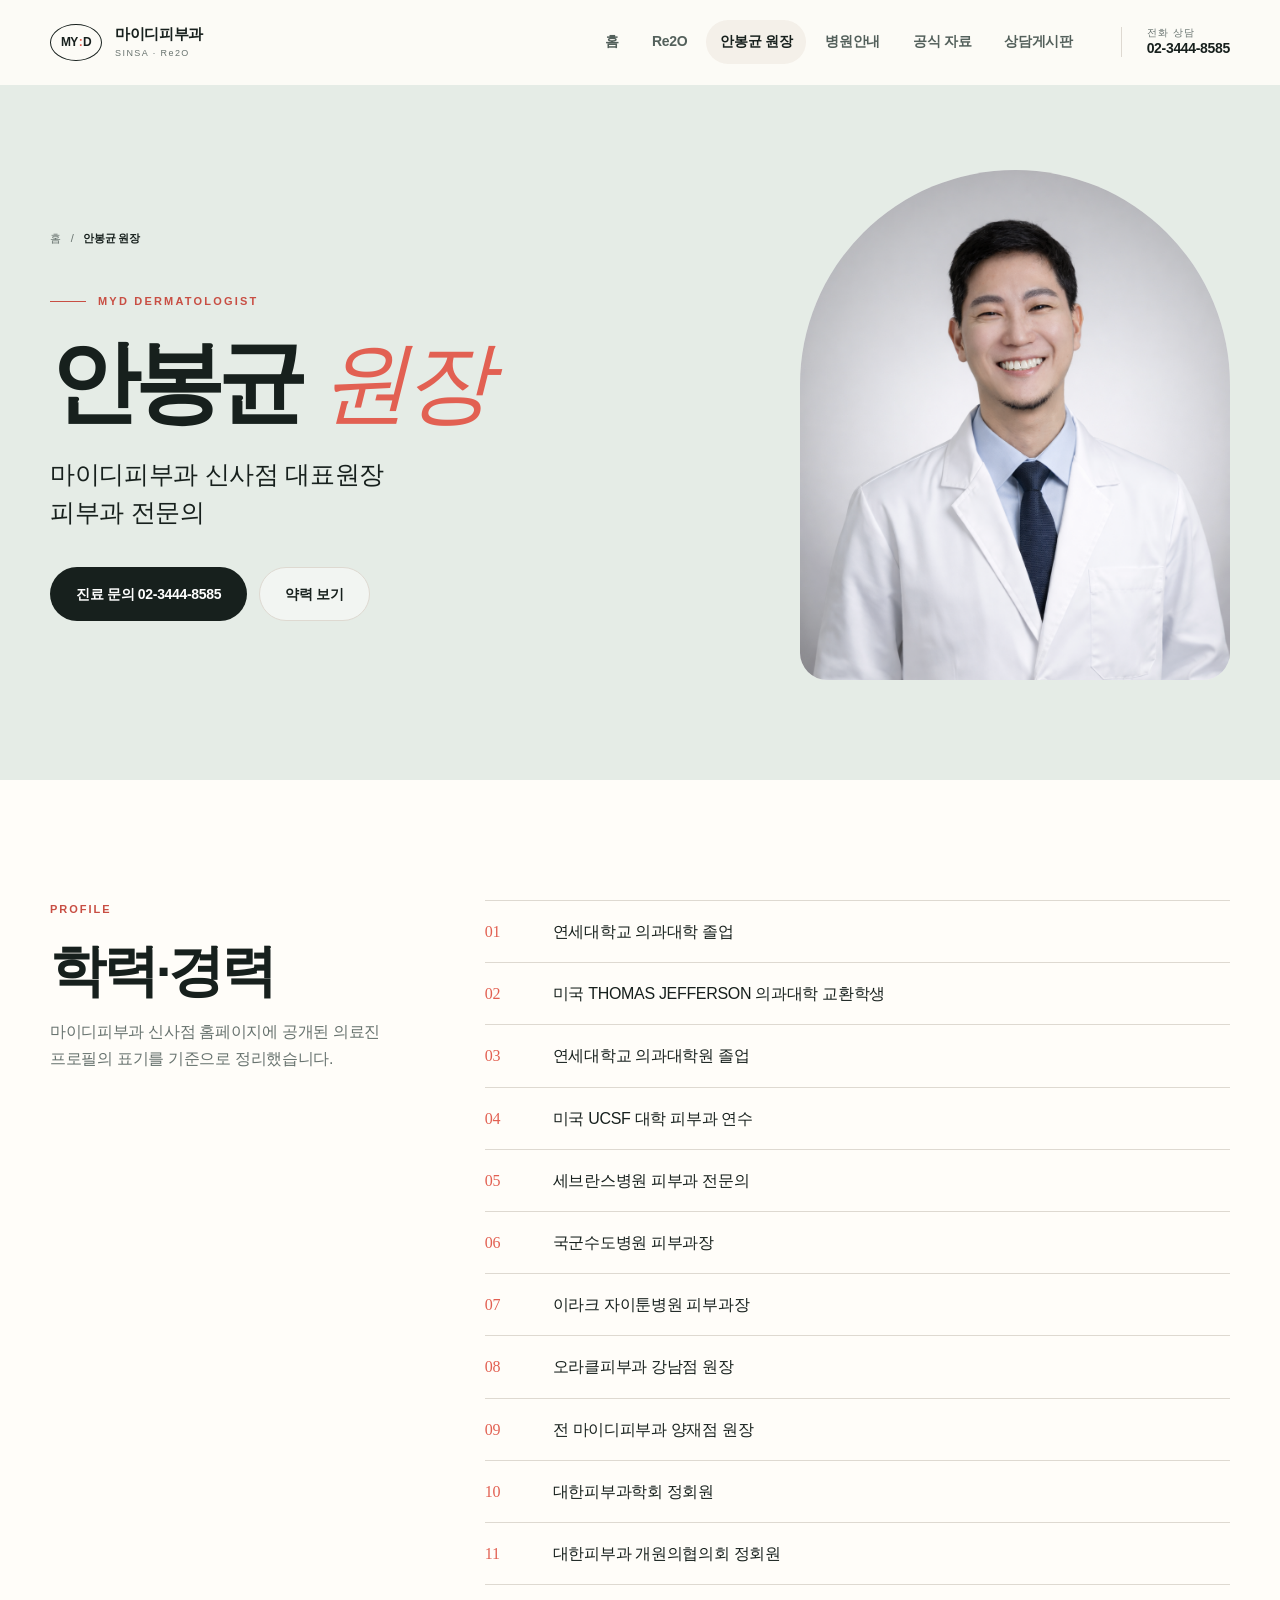
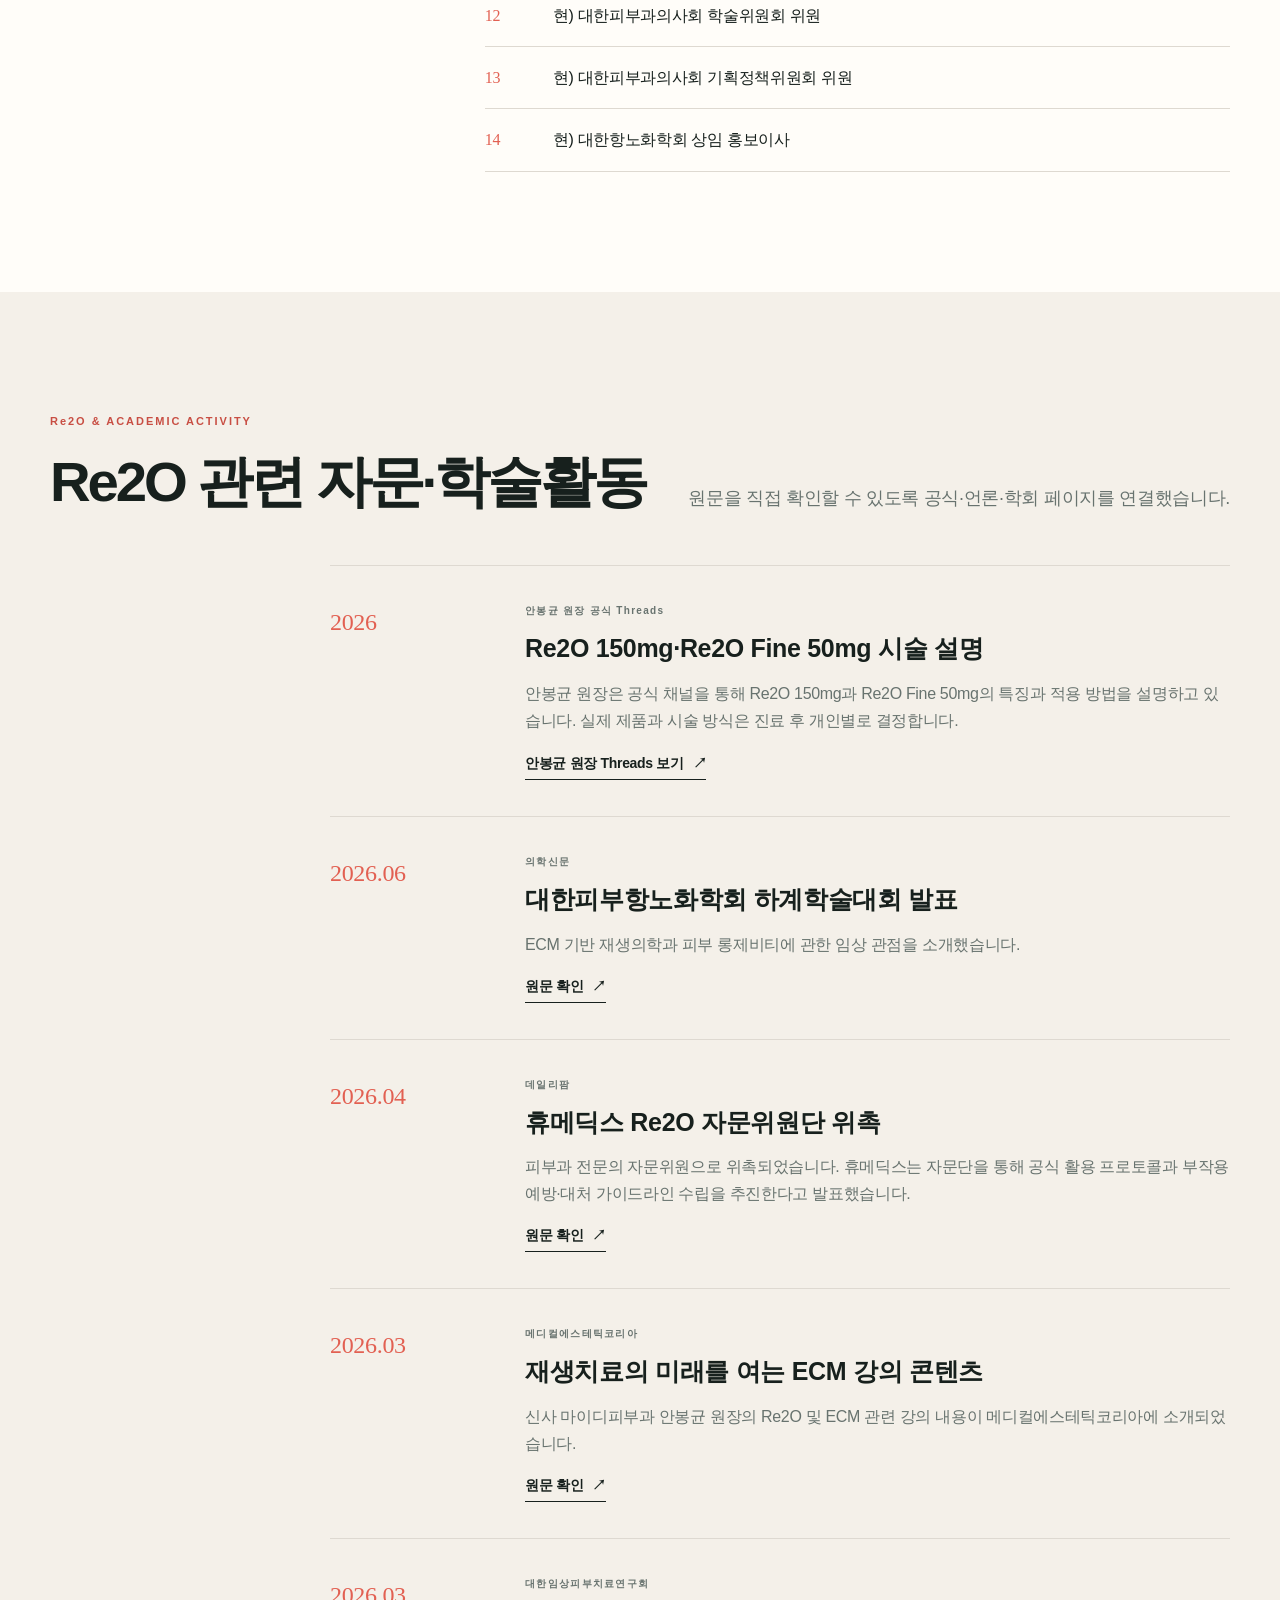
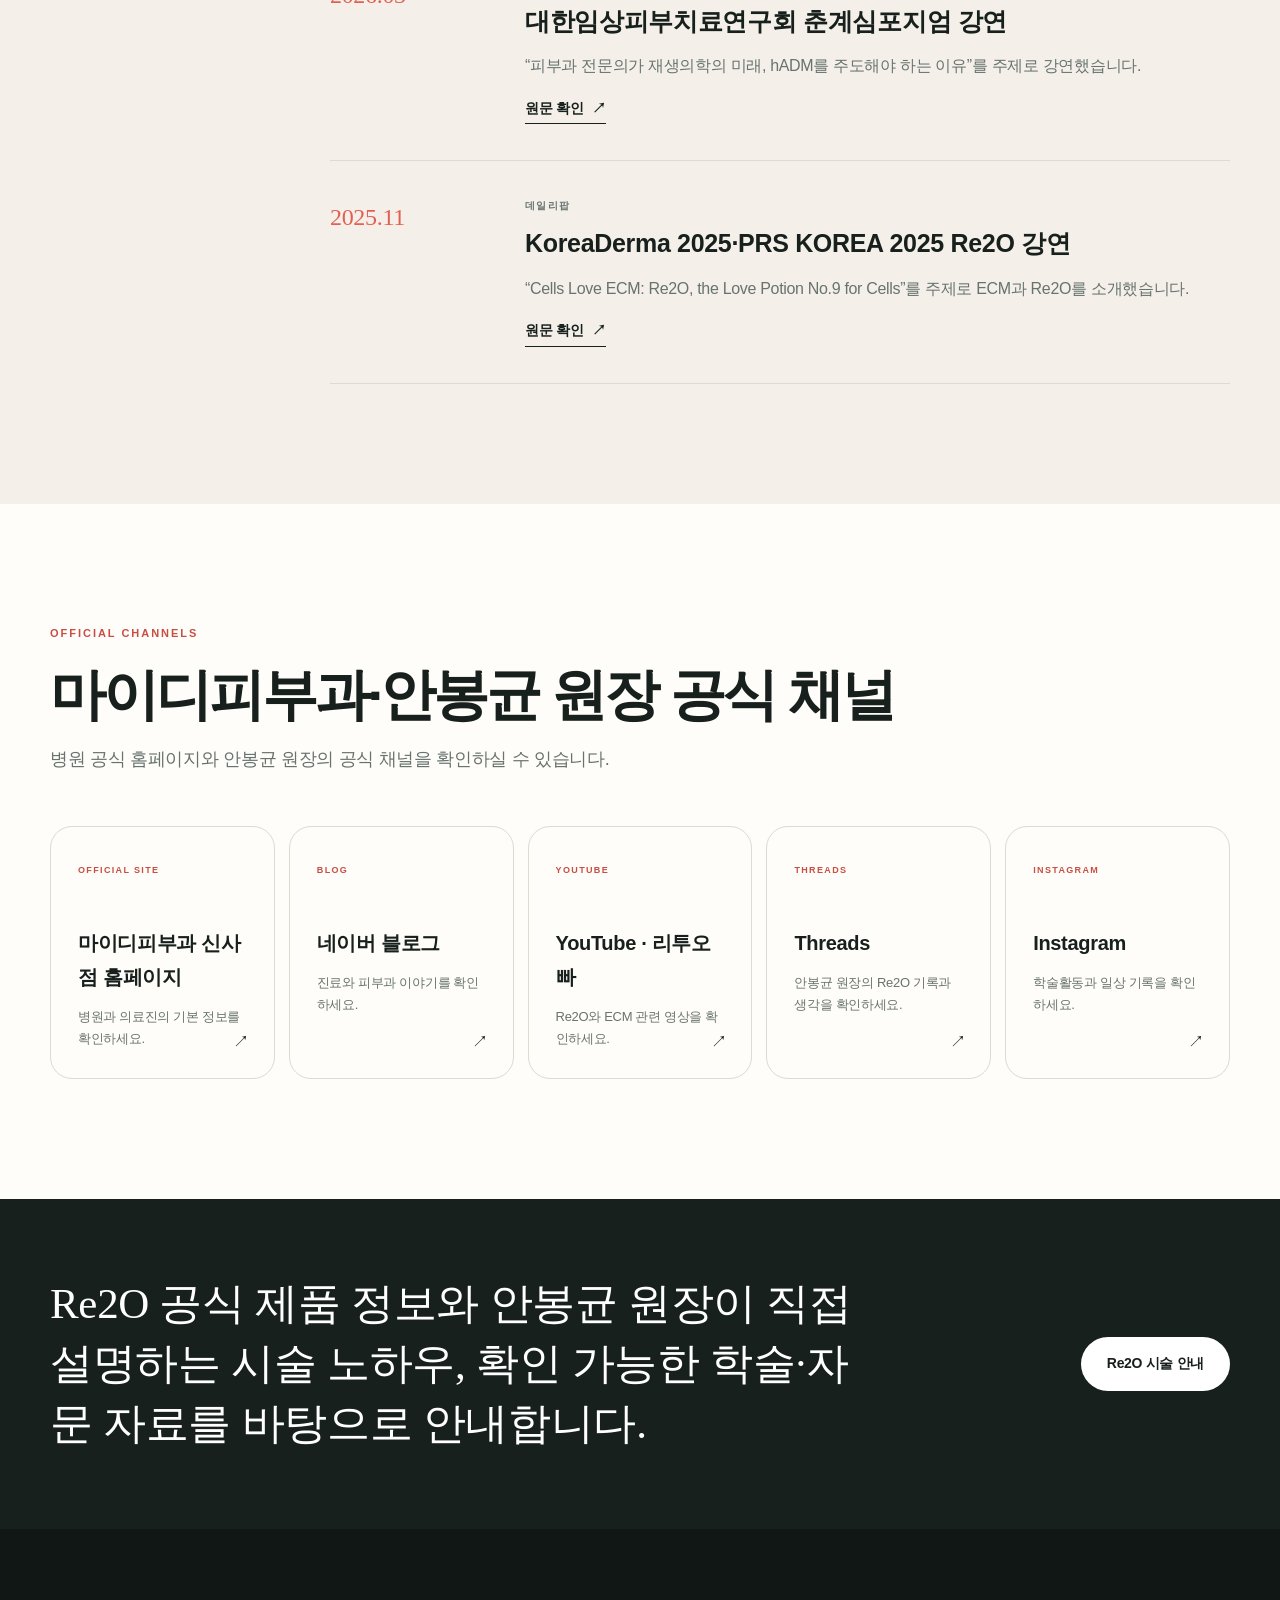
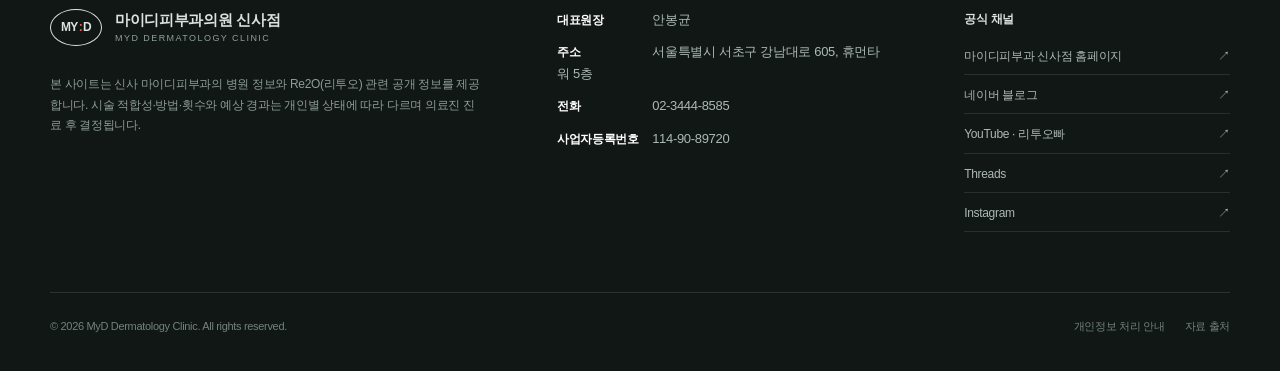
<file: doctor.html>
<!doctype html>
<html lang="ko">
<head>
  <meta charset="utf-8">
  <meta name="viewport" content="width=device-width, initial-scale=1">
  <title>안봉균 원장 | 신사 마이디피부과 Re2O</title>
  <meta name="description" content="신사 마이디피부과 안봉균 대표원장의 학력·경력, 피부과 전문의 이력, Re2O 150mg·Re2O Fine 50mg 제품 및 시술 안내, 자문·강연 활동과 공식 채널 안내.">
  <meta name="robots" content="index,follow,max-image-preview:large">
  <link rel="canonical" href="https://re2omyd.com/doctor.html">
  <link rel="icon" href="/assets/img/favicon.svg" type="image/svg+xml">
  <link rel="icon" href="/assets/img/favicon-32.png" sizes="32x32" type="image/png">
  <link rel="apple-touch-icon" href="/assets/img/apple-touch-icon.png">
  <link rel="manifest" href="/site.webmanifest">
  <meta name="theme-color" content="#f4f0e9">
  <meta property="og:locale" content="ko_KR">
  <meta property="og:type" content="website">
  <meta property="og:site_name" content="신사 마이디피부과 Re2O">
  <meta property="og:title" content="안봉균 원장 | 신사 마이디피부과 Re2O">
  <meta property="og:description" content="신사 마이디피부과 안봉균 대표원장의 학력·경력, 피부과 전문의 이력, Re2O 150mg·Re2O Fine 50mg 제품 및 시술 안내, 자문·강연 활동과 공식 채널 안내.">
  <meta property="og:url" content="https://re2omyd.com/doctor.html">
  <meta property="og:image" content="https://re2omyd.com/assets/img/og-image.png">
  <meta property="og:image:width" content="1200">
  <meta property="og:image:height" content="630">
  <meta property="og:image:alt" content="신사 마이디피부과 Re2O 리투오 안내">
  <meta name="twitter:card" content="summary_large_image">
  <meta name="twitter:title" content="안봉균 원장 | 신사 마이디피부과 Re2O">
  <meta name="twitter:description" content="신사 마이디피부과 안봉균 대표원장의 학력·경력, 피부과 전문의 이력, Re2O 150mg·Re2O Fine 50mg 제품 및 시술 안내, 자문·강연 활동과 공식 채널 안내.">
  <meta name="twitter:image" content="https://re2omyd.com/assets/img/og-image.png">
  <link rel="stylesheet" href="/assets/css/style.css">
  <script type="application/ld+json">{"@context":"https://schema.org","@graph":[{"@type":"WebPage","@id":"https://re2omyd.com/doctor.html#webpage","url":"https://re2omyd.com/doctor.html","name":"안봉균 원장 | 신사 마이디피부과 Re2O","description":"신사 마이디피부과 안봉균 대표원장의 학력·경력, 피부과 전문의 이력, Re2O 150mg·Re2O Fine 50mg 제품 및 시술 안내, 자문·강연 활동과 공식 채널 안내.","inLanguage":"ko-KR","isPartOf":{"@id":"https://re2omyd.com/#website"},"about":{"@id":"https://re2omyd.com/#clinic"},"breadcrumb":{"@id":"https://re2omyd.com/doctor.html#breadcrumb"}},{"@type":"BreadcrumbList","@id":"https://re2omyd.com/doctor.html#breadcrumb","itemListElement":[{"@type":"ListItem","position":1,"name":"홈","item":"https://re2omyd.com/"},{"@type":"ListItem","position":2,"name":"안봉균 원장","item":"https://re2omyd.com/doctor.html"}]},{"@type":"Physician","@id":"https://re2omyd.com/#doctor","name":"안봉균","jobTitle":"대표원장·피부과 전문의","medicalSpecialty":"Dermatology","worksFor":{"@id":"https://re2omyd.com/#clinic"},"url":"https://re2omyd.com/doctor.html","sameAs":["https://blog.naver.com/mydskin","https://www.youtube.com/@Re2OBBA","https://www.threads.com/@wilbedoc","https://www.instagram.com/wilbedoc/"]}]}</script>

  <!-- MYD analytics_instrumentation: GA4 visitor measurement -->
  <script src="/assets/js/myd-analytics.js" defer></script>
</head>
<body class="sub-page doctor-page">
<a class="skip-link" href="#main">본문으로 바로가기</a>
<header class="site-header" data-header>
  <div class="container header-inner">
    <a class="brand" href="/" aria-label="신사 마이디피부과 홈">
      <span class="brand-mark" aria-hidden="true"><span>MY</span><b>:</b><span>D</span></span>
      <span class="brand-copy"><strong>마이디피부과</strong><small>SINSA · Re2O</small></span>
    </a>
    <button class="menu-toggle" type="button" aria-expanded="false" aria-controls="site-nav" data-menu-toggle>
      <span class="sr-only">메뉴 열기</span><i></i><i></i><i></i>
    </button>
    <nav class="site-nav" id="site-nav" aria-label="주요 메뉴" data-menu>
      <a href="/">홈</a>
<a href="/re2o.html">Re2O</a>
<a href="/doctor.html" class="is-active" aria-current="page">안봉균 원장</a>
<a href="/clinic.html">병원안내</a>
<a href="/media.html">공식 자료</a>
<a href="/consultation.html">상담게시판</a>
    </nav>
    <a class="header-call" href="tel:+82234448585"><span>전화 상담</span><strong>02-3444-8585</strong></a>
  </div>
</header>
<main id="main">
  <section class="page-hero doctor-hero">
    <div class="container doctor-hero-grid">
      <div><nav class="breadcrumb" aria-label="현재 위치"><a href="/">홈</a><span>/</span><strong>안봉균 원장</strong></nav><p class="eyebrow"><span></span>MYD DERMATOLOGIST</p><h1>안봉균 <em>원장</em></h1><p class="doctor-title-large">마이디피부과 신사점 대표원장<br>피부과 전문의</p><div class="hero-actions"><a class="button button-primary" href="tel:+82234448585">진료 문의 02-3444-8585</a><a class="button button-ghost" href="#career">약력 보기</a></div></div>
      <div class="doctor-photo-wrap"><img class="doctor-photo" src="/assets/img/ahn-bong-kyun.png" alt="마이디피부과 신사점 안봉균 대표원장"></div>
    </div>
  </section>

  <section class="section" id="career"><div class="container profile-grid"><aside><p class="section-kicker">PROFILE</p><h2>학력·경력</h2><p>마이디피부과 신사점 홈페이지에 공개된 의료진 프로필의 표기를 기준으로 정리했습니다.</p></aside><div class="cv-list"><div><span>01</span><p>연세대학교 의과대학 졸업</p></div><div><span>02</span><p>미국 THOMAS JEFFERSON 의과대학 교환학생</p></div><div><span>03</span><p>연세대학교 의과대학원 졸업</p></div><div><span>04</span><p>미국 UCSF 대학 피부과 연수</p></div><div><span>05</span><p>세브란스병원 피부과 전문의</p></div><div><span>06</span><p>국군수도병원 피부과장</p></div><div><span>07</span><p>이라크 자이툰병원 피부과장</p></div><div><span>08</span><p>오라클피부과 강남점 원장</p></div><div><span>09</span><p>전 마이디피부과 양재점 원장</p></div><div><span>10</span><p>대한피부과학회 정회원</p></div><div><span>11</span><p>대한피부과 개원의협의회 정회원</p></div><div><span>12</span><p>현) 대한피부과의사회 학술위원회 위원</p></div><div><span>13</span><p>현) 대한피부과의사회 기획정책위원회 위원</p></div><div><span>14</span><p>현) 대한항노화학회 상임 홍보이사</p></div></div></div></section>

  <section class="section timeline-section"><div class="container"><div class="section-heading heading-row"><div><p class="section-kicker">Re2O & ACADEMIC ACTIVITY</p><h2>Re2O 관련 자문·학술활동</h2></div><p>원문을 직접 확인할 수 있도록 공식·언론·학회 페이지를 연결했습니다.</p></div><div class="timeline"><article><time>2026</time><div><p class="timeline-source">안봉균 원장 공식 Threads</p><h3>Re2O 150mg·Re2O Fine 50mg 시술 설명</h3><p>안봉균 원장은 공식 채널을 통해 Re2O 150mg과 Re2O Fine 50mg의 특징과 적용 방법을 설명하고 있습니다. 실제 제품과 시술 방식은 진료 후 개인별로 결정합니다.</p><div class="timeline-link-row"><a class="text-link" href="https://www.threads.com/@wilbedoc" target="_blank" rel="noopener noreferrer">안봉균 원장 Threads 보기 <span>↗</span></a></div></div></article><article><time>2026.06</time><div><p class="timeline-source">의학신문</p><h3>대한피부항노화학회 하계학술대회 발표</h3><p>ECM 기반 재생의학과 피부 롱제비티에 관한 임상 관점을 소개했습니다.</p><a class="text-link" href="https://www.bosa.co.kr/news/articleView.html?idxno=3007257" target="_blank" rel="noopener noreferrer">원문 확인 <span>↗</span></a></div></article><article><time>2026.04</time><div><p class="timeline-source">데일리팜</p><h3>휴메딕스 Re2O 자문위원단 위촉</h3><p>피부과 전문의 자문위원으로 위촉되었습니다. 휴메딕스는 자문단을 통해 공식 활용 프로토콜과 부작용 예방·대처 가이드라인 수립을 추진한다고 발표했습니다.</p><a class="text-link" href="https://dailypharm.com/user/news/337339" target="_blank" rel="noopener noreferrer">원문 확인 <span>↗</span></a></div></article><article><time>2026.03</time><div><p class="timeline-source">메디컬에스테틱코리아</p><h3>재생치료의 미래를 여는 ECM 강의 콘텐츠</h3><p>신사 마이디피부과 안봉균 원장의 Re2O 및 ECM 관련 강의 내용이 메디컬에스테틱코리아에 소개되었습니다.</p><a class="text-link" href="https://medicalaesthetic.co.kr/web/contents/contents-detail-view?newsId=3205" target="_blank" rel="noopener noreferrer">원문 확인 <span>↗</span></a></div></article><article><time>2026.03</time><div><p class="timeline-source">대한임상피부치료연구회</p><h3>대한임상피부치료연구회 춘계심포지엄 강연</h3><p>“피부과 전문의가 재생의학의 미래, hADM를 주도해야 하는 이유”를 주제로 강연했습니다.</p><a class="text-link" href="https://laserpro.or.kr/bbs/board.php?bo_table=news&wr_id=2879" target="_blank" rel="noopener noreferrer">원문 확인 <span>↗</span></a></div></article><article><time>2025.11</time><div><p class="timeline-source">데일리팝</p><h3>KoreaDerma 2025·PRS KOREA 2025 Re2O 강연</h3><p>“Cells Love ECM: Re2O, the Love Potion No.9 for Cells”를 주제로 ECM과 Re2O를 소개했습니다.</p><a class="text-link" href="https://www.dailypop.kr/news/articleView.html?idxno=93108" target="_blank" rel="noopener noreferrer">원문 확인 <span>↗</span></a></div></article></div></div></section>

  <section class="section social-section doctor-social"><div class="container"><div class="section-heading"><p class="section-kicker">OFFICIAL CHANNELS</p><h2>마이디피부과·안봉균 원장 공식 채널</h2><p>병원 공식 홈페이지와 안봉균 원장의 공식 채널을 확인하실 수 있습니다.</p></div><div class="social-grid"><a class="social-card" href="https://mydcompany.cafe24.com/sinsa/" target="_blank" rel="noopener noreferrer"><span class="social-tag">OFFICIAL SITE</span><h3>마이디피부과 신사점 홈페이지</h3><p>병원과 의료진의 기본 정보를 확인하세요.</p><i>↗</i></a><a class="social-card" href="https://blog.naver.com/mydskin" target="_blank" rel="noopener noreferrer"><span class="social-tag">BLOG</span><h3>네이버 블로그</h3><p>진료와 피부과 이야기를 확인하세요.</p><i>↗</i></a><a class="social-card" href="https://www.youtube.com/@Re2OBBA" target="_blank" rel="noopener noreferrer"><span class="social-tag">YOUTUBE</span><h3>YouTube · 리투오빠</h3><p>Re2O와 ECM 관련 영상을 확인하세요.</p><i>↗</i></a><a class="social-card" href="https://www.threads.com/@wilbedoc" target="_blank" rel="noopener noreferrer"><span class="social-tag">THREADS</span><h3>Threads</h3><p>안봉균 원장의 Re2O 기록과 생각을 확인하세요.</p><i>↗</i></a><a class="social-card" href="https://www.instagram.com/wilbedoc/" target="_blank" rel="noopener noreferrer"><span class="social-tag">INSTAGRAM</span><h3>Instagram</h3><p>학술활동과 일상 기록을 확인하세요.</p><i>↗</i></a></div></div></section>

  <section class="quote-band"><div class="container"><p>Re2O 공식 제품 정보와 안봉균 원장이 직접 설명하는 시술 노하우, 확인 가능한 학술·자문 자료를 바탕으로 안내합니다.</p><a class="button button-light" href="/re2o.html">Re2O 시술 안내</a></div></section>
</main>
<footer class="site-footer">
  <div class="container footer-grid">
    <div>
      <a class="brand brand-footer" href="/" aria-label="신사 마이디피부과 홈">
        <span class="brand-mark" aria-hidden="true"><span>MY</span><b>:</b><span>D</span></span>
        <span class="brand-copy"><strong>마이디피부과의원 신사점</strong><small>MYD DERMATOLOGY CLINIC</small></span>
      </a>
      <p class="footer-note">본 사이트는 신사 마이디피부과의 병원 정보와 Re2O(리투오) 관련 공개 정보를 제공합니다. 시술 적합성·방법·횟수와 예상 경과는 개인별 상태에 따라 다르며 의료진 진료 후 결정됩니다.</p>
    </div>
    <div class="footer-info">
      <p><strong>대표원장</strong> 안봉균</p>
      <p><strong>주소</strong> 서울특별시 서초구 강남대로 605, 휴먼타워 5층</p>
      <p><strong>전화</strong> <a href="tel:+82234448585">02-3444-8585</a></p>
      <p><strong>사업자등록번호</strong> 114-90-89720</p>
    </div>
    <div class="footer-links">
      <strong>공식 채널</strong>
      <a href="https://mydcompany.cafe24.com/sinsa/" target="_blank" rel="noopener noreferrer">마이디피부과 신사점 홈페이지<span aria-hidden="true">↗</span></a><a href="https://blog.naver.com/mydskin" target="_blank" rel="noopener noreferrer">네이버 블로그<span aria-hidden="true">↗</span></a><a href="https://www.youtube.com/@Re2OBBA" target="_blank" rel="noopener noreferrer">YouTube · 리투오빠<span aria-hidden="true">↗</span></a><a href="https://www.threads.com/@wilbedoc" target="_blank" rel="noopener noreferrer">Threads<span aria-hidden="true">↗</span></a><a href="https://www.instagram.com/wilbedoc/" target="_blank" rel="noopener noreferrer">Instagram<span aria-hidden="true">↗</span></a>
    </div>
  </div>
  <div class="container footer-bottom">
    <p>© <span data-year></span> MyD Dermatology Clinic. All rights reserved.</p>
    <div><a href="/privacy.html">개인정보 처리 안내</a><a href="/media.html">자료 출처</a></div>
  </div>
</footer>
<div class="mobile-actions" aria-label="빠른 연락">
  <a href="tel:+82234448585"><small>전화</small><strong>02-3444-8585</strong></a>
  <a href="/clinic.html"><small>위치</small><strong>신사역 4번 출구에서 도보 1분</strong></a>
</div>
<script src="/assets/js/main.js" defer></script>
</body>
</html>
</file>
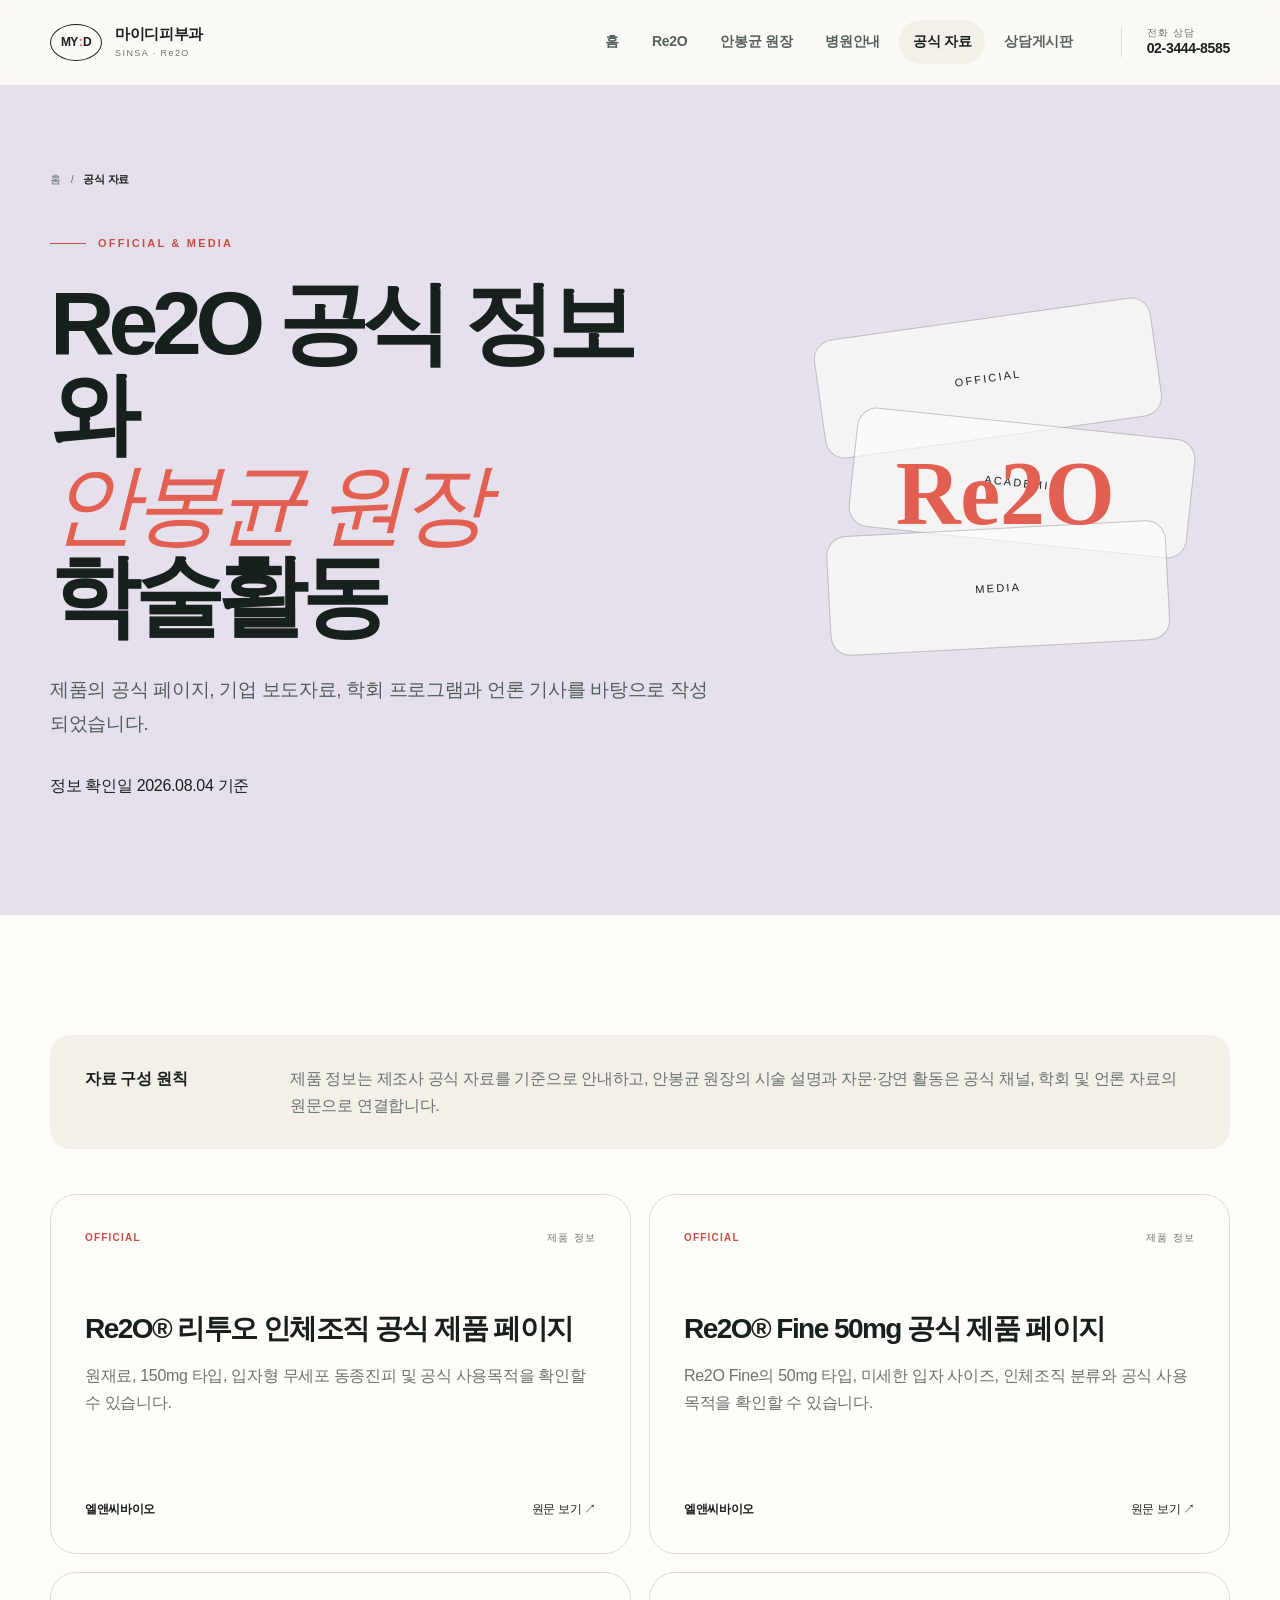
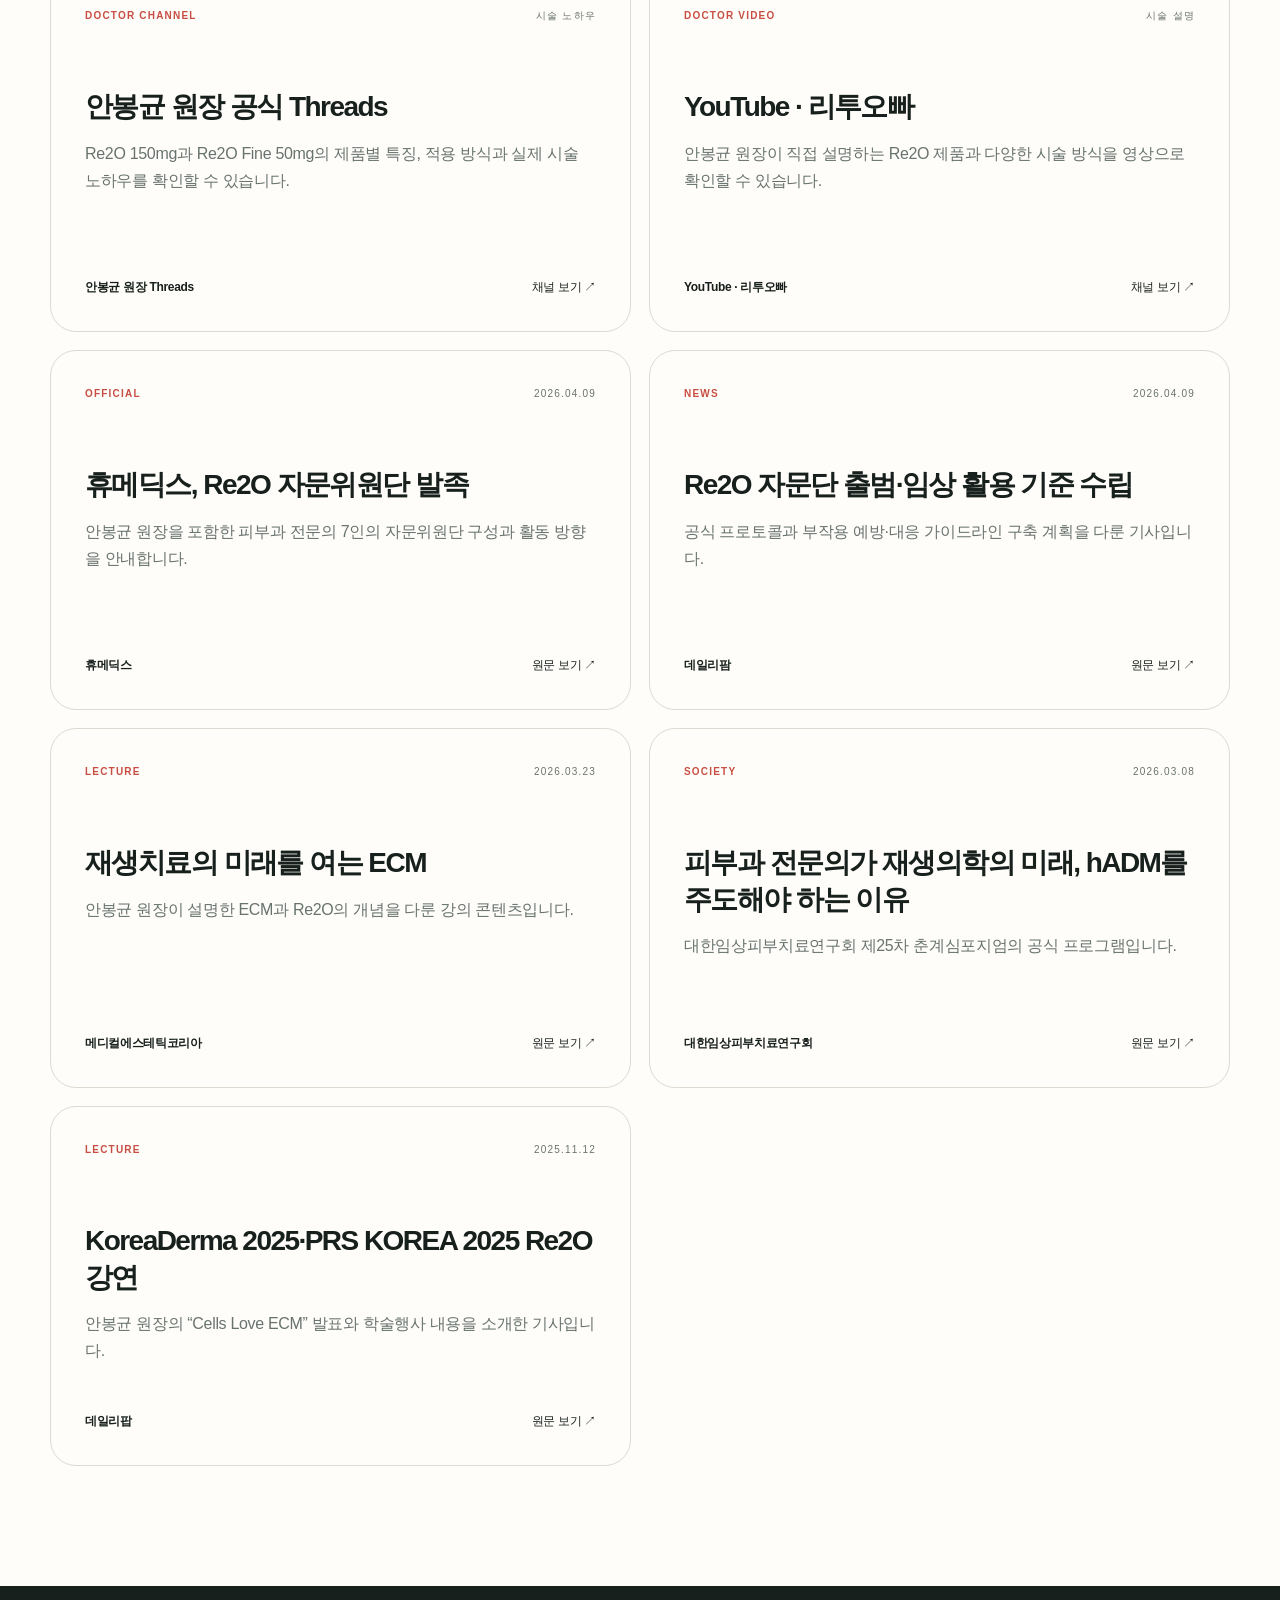
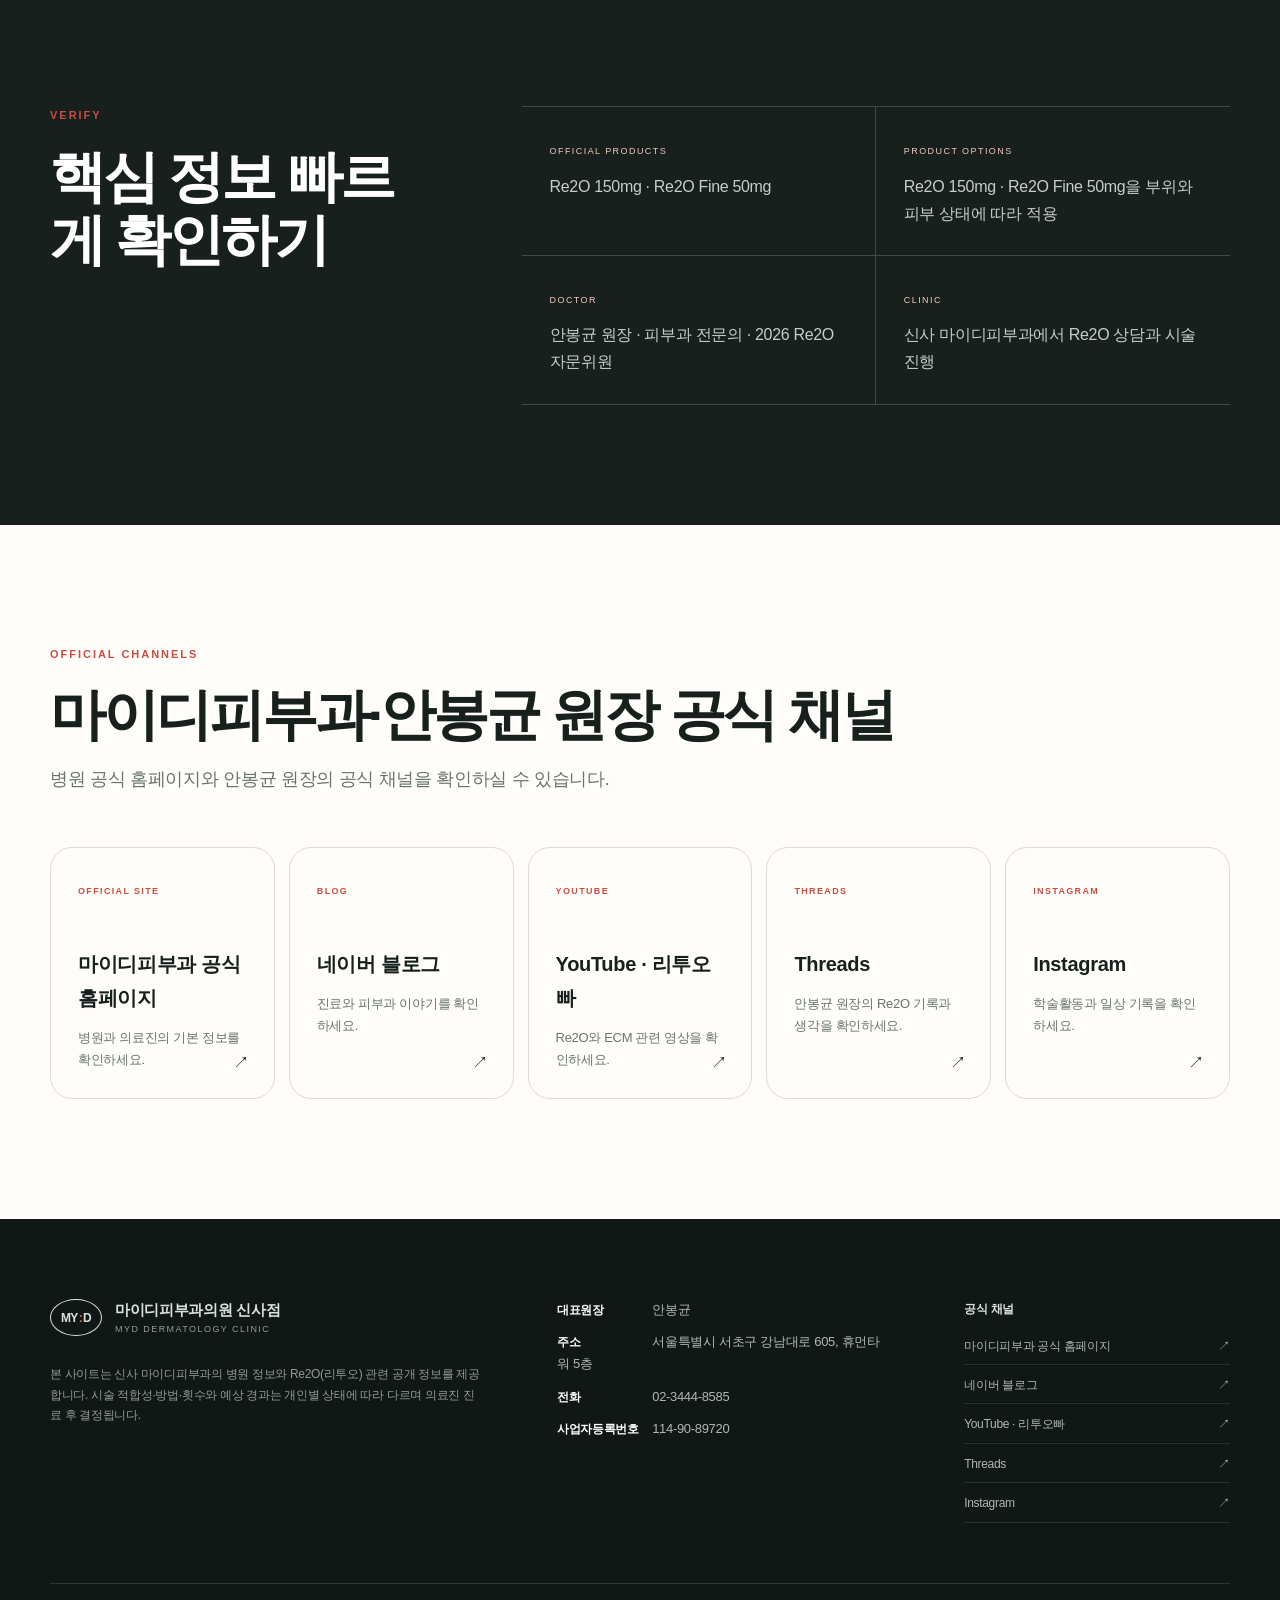
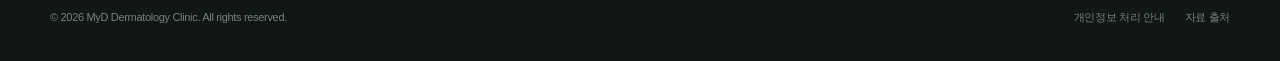
<file: media.html>
<!doctype html>
<html lang="ko">
<head>
  <meta charset="utf-8">
  <meta name="viewport" content="width=device-width, initial-scale=1">
  <title>Re2O 공식 정보·안봉균 원장 학술활동</title>
  <meta name="description" content="Re2O 공식 제품 정보, 안봉균 원장의 Re2O 150mg·Re2O Fine 50mg 제품 및 시술 안내, 자문·강연 및 관련 기사 모음.">
  <meta name="robots" content="index,follow,max-image-preview:large">
  <link rel="canonical" href="https://re2omyd.com/media.html">
  <link rel="icon" href="/assets/img/favicon.svg" type="image/svg+xml">
  <link rel="icon" href="/assets/img/favicon-32.png" sizes="32x32" type="image/png">
  <link rel="apple-touch-icon" href="/assets/img/apple-touch-icon.png">
  <link rel="manifest" href="/site.webmanifest">
  <meta name="theme-color" content="#f4f0e9">
  <meta property="og:locale" content="ko_KR">
  <meta property="og:type" content="website">
  <meta property="og:site_name" content="신사 마이디피부과 Re2O">
  <meta property="og:title" content="Re2O 공식 정보·안봉균 원장 학술활동">
  <meta property="og:description" content="Re2O 공식 제품 정보, 안봉균 원장의 Re2O 150mg·Re2O Fine 50mg 제품 및 시술 안내, 자문·강연 및 관련 기사 모음.">
  <meta property="og:url" content="https://re2omyd.com/media.html">
  <meta property="og:image" content="https://re2omyd.com/assets/img/og-image.png">
  <meta property="og:image:width" content="1200">
  <meta property="og:image:height" content="630">
  <meta property="og:image:alt" content="신사 마이디피부과 Re2O 리투오 안내">
  <meta name="twitter:card" content="summary_large_image">
  <meta name="twitter:title" content="Re2O 공식 정보·안봉균 원장 학술활동">
  <meta name="twitter:description" content="Re2O 공식 제품 정보, 안봉균 원장의 Re2O 150mg·Re2O Fine 50mg 제품 및 시술 안내, 자문·강연 및 관련 기사 모음.">
  <meta name="twitter:image" content="https://re2omyd.com/assets/img/og-image.png">
  <link rel="stylesheet" href="/assets/css/style.css">
  <script type="application/ld+json">{"@context":"https://schema.org","@graph":[{"@type":"WebPage","@id":"https://re2omyd.com/media.html#webpage","url":"https://re2omyd.com/media.html","name":"Re2O 공식 정보·안봉균 원장 학술활동","description":"Re2O 공식 제품 정보, 안봉균 원장의 Re2O 150mg·Re2O Fine 50mg 제품 및 시술 안내, 자문·강연 및 관련 기사 모음.","inLanguage":"ko-KR","isPartOf":{"@id":"https://re2omyd.com/#website"},"about":{"@id":"https://re2omyd.com/#clinic"},"breadcrumb":{"@id":"https://re2omyd.com/media.html#breadcrumb"}},{"@type":"BreadcrumbList","@id":"https://re2omyd.com/media.html#breadcrumb","itemListElement":[{"@type":"ListItem","position":1,"name":"홈","item":"https://re2omyd.com/"},{"@type":"ListItem","position":2,"name":"공식 자료","item":"https://re2omyd.com/media.html"}]}]}</script>

  <!-- MYD analytics_instrumentation: GA4 visitor measurement -->
  <script src="/assets/js/myd-analytics.js" defer></script>
</head>
<body class="sub-page media-page">
<a class="skip-link" href="#main">본문으로 바로가기</a>
<header class="site-header" data-header>
  <div class="container header-inner">
    <a class="brand" href="/" aria-label="신사 마이디피부과 홈">
      <span class="brand-mark" aria-hidden="true"><span>MY</span><b>:</b><span>D</span></span>
      <span class="brand-copy"><strong>마이디피부과</strong><small>SINSA · Re2O</small></span>
    </a>
    <button class="menu-toggle" type="button" aria-expanded="false" aria-controls="site-nav" data-menu-toggle>
      <span class="sr-only">메뉴 열기</span><i></i><i></i><i></i>
    </button>
    <nav class="site-nav" id="site-nav" aria-label="주요 메뉴" data-menu>
      <a href="/">홈</a>
<a href="/re2o.html">Re2O</a>
<a href="/doctor.html">안봉균 원장</a>
<a href="/clinic.html">병원안내</a>
<a href="/media.html" class="is-active" aria-current="page">공식 자료</a>
<a href="/consultation.html">상담게시판</a>
    </nav>
    <a class="header-call" href="tel:+82234448585"><span>전화 상담</span><strong>02-3444-8585</strong></a>
  </div>
</header>
<main id="main">
  <section class="page-hero media-hero"><div class="container page-hero-grid"><div><nav class="breadcrumb" aria-label="현재 위치"><a href="/">홈</a><span>/</span><strong>공식 자료</strong></nav><p class="eyebrow"><span></span>OFFICIAL & MEDIA</p><h1>Re2O 공식 정보와<br><em>안봉균 원장</em><br>학술활동</h1><p class="hero-lead">제품의 공식 페이지, 기업 보도자료, 학회 프로그램과 언론 기사를 바탕으로 작성되었습니다.</p><p class="hero-meta-note">정보 확인일 2026.08.04 기준</p></div><div class="media-stack" aria-hidden="true"><span>OFFICIAL</span><span>ACADEMIC</span><span>MEDIA</span><strong>Re2O</strong></div></div></section>

  <section class="section"><div class="container"><div class="source-principle"><strong>자료 구성 원칙</strong><p>제품 정보는 제조사 공식 자료를 기준으로 안내하고, 안봉균 원장의 시술 설명과 자문·강연 활동은 공식 채널, 학회 및 언론 자료의 원문으로 연결합니다.</p></div><div class="media-grid"><a class="media-card" href="https://www.lncbio.co.kr/bbs/board.php?bo_table=products1&wr_id=14" target="_blank" rel="noopener noreferrer"><div class="media-meta"><span>OFFICIAL</span><time>제품 정보</time></div><h2>Re2O® 리투오 인체조직 공식 제품 페이지</h2><p>원재료, 150mg 타입, 입자형 무세포 동종진피 및 공식 사용목적을 확인할 수 있습니다.</p><div><strong>엘앤씨바이오</strong><i>원문 보기 ↗</i></div></a><a class="media-card" href="https://www.lncbio.co.kr/bbs/board.php?bo_table=products1&wr_id=16" target="_blank" rel="noopener noreferrer"><div class="media-meta"><span>OFFICIAL</span><time>제품 정보</time></div><h2>Re2O® Fine 50mg 공식 제품 페이지</h2><p>Re2O Fine의 50mg 타입, 미세한 입자 사이즈, 인체조직 분류와 공식 사용목적을 확인할 수 있습니다.</p><div><strong>엘앤씨바이오</strong><i>원문 보기 ↗</i></div></a><a class="media-card" href="https://www.threads.com/@wilbedoc" target="_blank" rel="noopener noreferrer"><div class="media-meta"><span>DOCTOR CHANNEL</span><time>시술 노하우</time></div><h2>안봉균 원장 공식 Threads</h2><p>Re2O 150mg과 Re2O Fine 50mg의 제품별 특징, 적용 방식과 실제 시술 노하우를 확인할 수 있습니다.</p><div><strong>안봉균 원장 Threads</strong><i>채널 보기 ↗</i></div></a><a class="media-card" href="https://www.youtube.com/@Re2OBBA" target="_blank" rel="noopener noreferrer"><div class="media-meta"><span>DOCTOR VIDEO</span><time>시술 설명</time></div><h2>YouTube · 리투오빠</h2><p>안봉균 원장이 직접 설명하는 Re2O 제품과 다양한 시술 방식을 영상으로 확인할 수 있습니다.</p><div><strong>YouTube · 리투오빠</strong><i>채널 보기 ↗</i></div></a><a class="media-card" href="https://humedix.com/m/home.php?field=&go=Emenu_05&go_pds=pds_img_list&mode=&num=2814&pds_num=72&s_que=&start=24" target="_blank" rel="noopener noreferrer"><div class="media-meta"><span>OFFICIAL</span><time>2026.04.09</time></div><h2>휴메딕스, Re2O 자문위원단 발족</h2><p>안봉균 원장을 포함한 피부과 전문의 7인의 자문위원단 구성과 활동 방향을 안내합니다.</p><div><strong>휴메딕스</strong><i>원문 보기 ↗</i></div></a><a class="media-card" href="https://dailypharm.com/user/news/337339" target="_blank" rel="noopener noreferrer"><div class="media-meta"><span>NEWS</span><time>2026.04.09</time></div><h2>Re2O 자문단 출범·임상 활용 기준 수립</h2><p>공식 프로토콜과 부작용 예방·대응 가이드라인 구축 계획을 다룬 기사입니다.</p><div><strong>데일리팜</strong><i>원문 보기 ↗</i></div></a><a class="media-card" href="https://medicalaesthetic.co.kr/web/contents/contents-detail-view?newsId=3205" target="_blank" rel="noopener noreferrer"><div class="media-meta"><span>LECTURE</span><time>2026.03.23</time></div><h2>재생치료의 미래를 여는 ECM</h2><p>안봉균 원장이 설명한 ECM과 Re2O의 개념을 다룬 강의 콘텐츠입니다.</p><div><strong>메디컬에스테틱코리아</strong><i>원문 보기 ↗</i></div></a><a class="media-card" href="https://laserpro.or.kr/bbs/board.php?bo_table=news&wr_id=2879" target="_blank" rel="noopener noreferrer"><div class="media-meta"><span>SOCIETY</span><time>2026.03.08</time></div><h2>피부과 전문의가 재생의학의 미래, hADM를 주도해야 하는 이유</h2><p>대한임상피부치료연구회 제25차 춘계심포지엄의 공식 프로그램입니다.</p><div><strong>대한임상피부치료연구회</strong><i>원문 보기 ↗</i></div></a><a class="media-card" href="https://www.dailypop.kr/news/articleView.html?idxno=93108" target="_blank" rel="noopener noreferrer"><div class="media-meta"><span>LECTURE</span><time>2025.11.12</time></div><h2>KoreaDerma 2025·PRS KOREA 2025 Re2O 강연</h2><p>안봉균 원장의 “Cells Love ECM” 발표와 학술행사 내용을 소개한 기사입니다.</p><div><strong>데일리팝</strong><i>원문 보기 ↗</i></div></a></div></div></section>

  <section class="section verified-section"><div class="container verified-grid"><div><p class="section-kicker">VERIFY</p><h2>핵심 정보 빠르게 확인하기</h2></div><div><article><span>OFFICIAL PRODUCTS</span><p>Re2O 150mg · Re2O Fine 50mg</p></article><article><span>PRODUCT OPTIONS</span><p>Re2O 150mg · Re2O Fine 50mg을 부위와 피부 상태에 따라 적용</p></article><article><span>DOCTOR</span><p>안봉균 원장 · 피부과 전문의 · 2026 Re2O 자문위원</p></article><article><span>CLINIC</span><p>신사 마이디피부과에서 Re2O 상담과 시술 진행</p></article></div></div></section>

  <section class="section social-section"><div class="container"><div class="section-heading"><p class="section-kicker">OFFICIAL CHANNELS</p><h2>마이디피부과·안봉균 원장 공식 채널</h2><p>병원 공식 홈페이지와 안봉균 원장의 공식 채널을 확인하실 수 있습니다.</p></div><div class="social-grid"><a class="social-card" href="http://www.mydskin.co.kr/" target="_blank" rel="noopener noreferrer"><span class="social-tag">OFFICIAL SITE</span><h3>마이디피부과 공식 홈페이지</h3><p>병원과 의료진의 기본 정보를 확인하세요.</p><i>↗</i></a><a class="social-card" href="https://blog.naver.com/mydskin" target="_blank" rel="noopener noreferrer"><span class="social-tag">BLOG</span><h3>네이버 블로그</h3><p>진료와 피부과 이야기를 확인하세요.</p><i>↗</i></a><a class="social-card" href="https://www.youtube.com/@Re2OBBA" target="_blank" rel="noopener noreferrer"><span class="social-tag">YOUTUBE</span><h3>YouTube · 리투오빠</h3><p>Re2O와 ECM 관련 영상을 확인하세요.</p><i>↗</i></a><a class="social-card" href="https://www.threads.com/@wilbedoc" target="_blank" rel="noopener noreferrer"><span class="social-tag">THREADS</span><h3>Threads</h3><p>안봉균 원장의 Re2O 기록과 생각을 확인하세요.</p><i>↗</i></a><a class="social-card" href="https://www.instagram.com/wilbedoc/" target="_blank" rel="noopener noreferrer"><span class="social-tag">INSTAGRAM</span><h3>Instagram</h3><p>학술활동과 일상 기록을 확인하세요.</p><i>↗</i></a></div></div></section>
</main>
<footer class="site-footer">
  <div class="container footer-grid">
    <div>
      <a class="brand brand-footer" href="/" aria-label="신사 마이디피부과 홈">
        <span class="brand-mark" aria-hidden="true"><span>MY</span><b>:</b><span>D</span></span>
        <span class="brand-copy"><strong>마이디피부과의원 신사점</strong><small>MYD DERMATOLOGY CLINIC</small></span>
      </a>
      <p class="footer-note">본 사이트는 신사 마이디피부과의 병원 정보와 Re2O(리투오) 관련 공개 정보를 제공합니다. 시술 적합성·방법·횟수와 예상 경과는 개인별 상태에 따라 다르며 의료진 진료 후 결정됩니다.</p>
    </div>
    <div class="footer-info">
      <p><strong>대표원장</strong> 안봉균</p>
      <p><strong>주소</strong> 서울특별시 서초구 강남대로 605, 휴먼타워 5층</p>
      <p><strong>전화</strong> <a href="tel:+82234448585">02-3444-8585</a></p>
      <p><strong>사업자등록번호</strong> 114-90-89720</p>
    </div>
    <div class="footer-links">
      <strong>공식 채널</strong>
      <a href="http://www.mydskin.co.kr/" target="_blank" rel="noopener noreferrer">마이디피부과 공식 홈페이지<span aria-hidden="true">↗</span></a><a href="https://blog.naver.com/mydskin" target="_blank" rel="noopener noreferrer">네이버 블로그<span aria-hidden="true">↗</span></a><a href="https://www.youtube.com/@Re2OBBA" target="_blank" rel="noopener noreferrer">YouTube · 리투오빠<span aria-hidden="true">↗</span></a><a href="https://www.threads.com/@wilbedoc" target="_blank" rel="noopener noreferrer">Threads<span aria-hidden="true">↗</span></a><a href="https://www.instagram.com/wilbedoc/" target="_blank" rel="noopener noreferrer">Instagram<span aria-hidden="true">↗</span></a>
    </div>
  </div>
  <div class="container footer-bottom">
    <p>© <span data-year></span> MyD Dermatology Clinic. All rights reserved.</p>
    <div><a href="/privacy.html">개인정보 처리 안내</a><a href="/media.html">자료 출처</a></div>
  </div>
</footer>
<div class="mobile-actions" aria-label="빠른 연락">
  <a href="tel:+82234448585"><small>전화</small><strong>02-3444-8585</strong></a>
  <a href="/clinic.html"><small>위치</small><strong>신사역 4번 출구에서 도보 1분</strong></a>
</div>
<script src="/assets/js/main.js" defer></script>
</body>
</html>
</file>
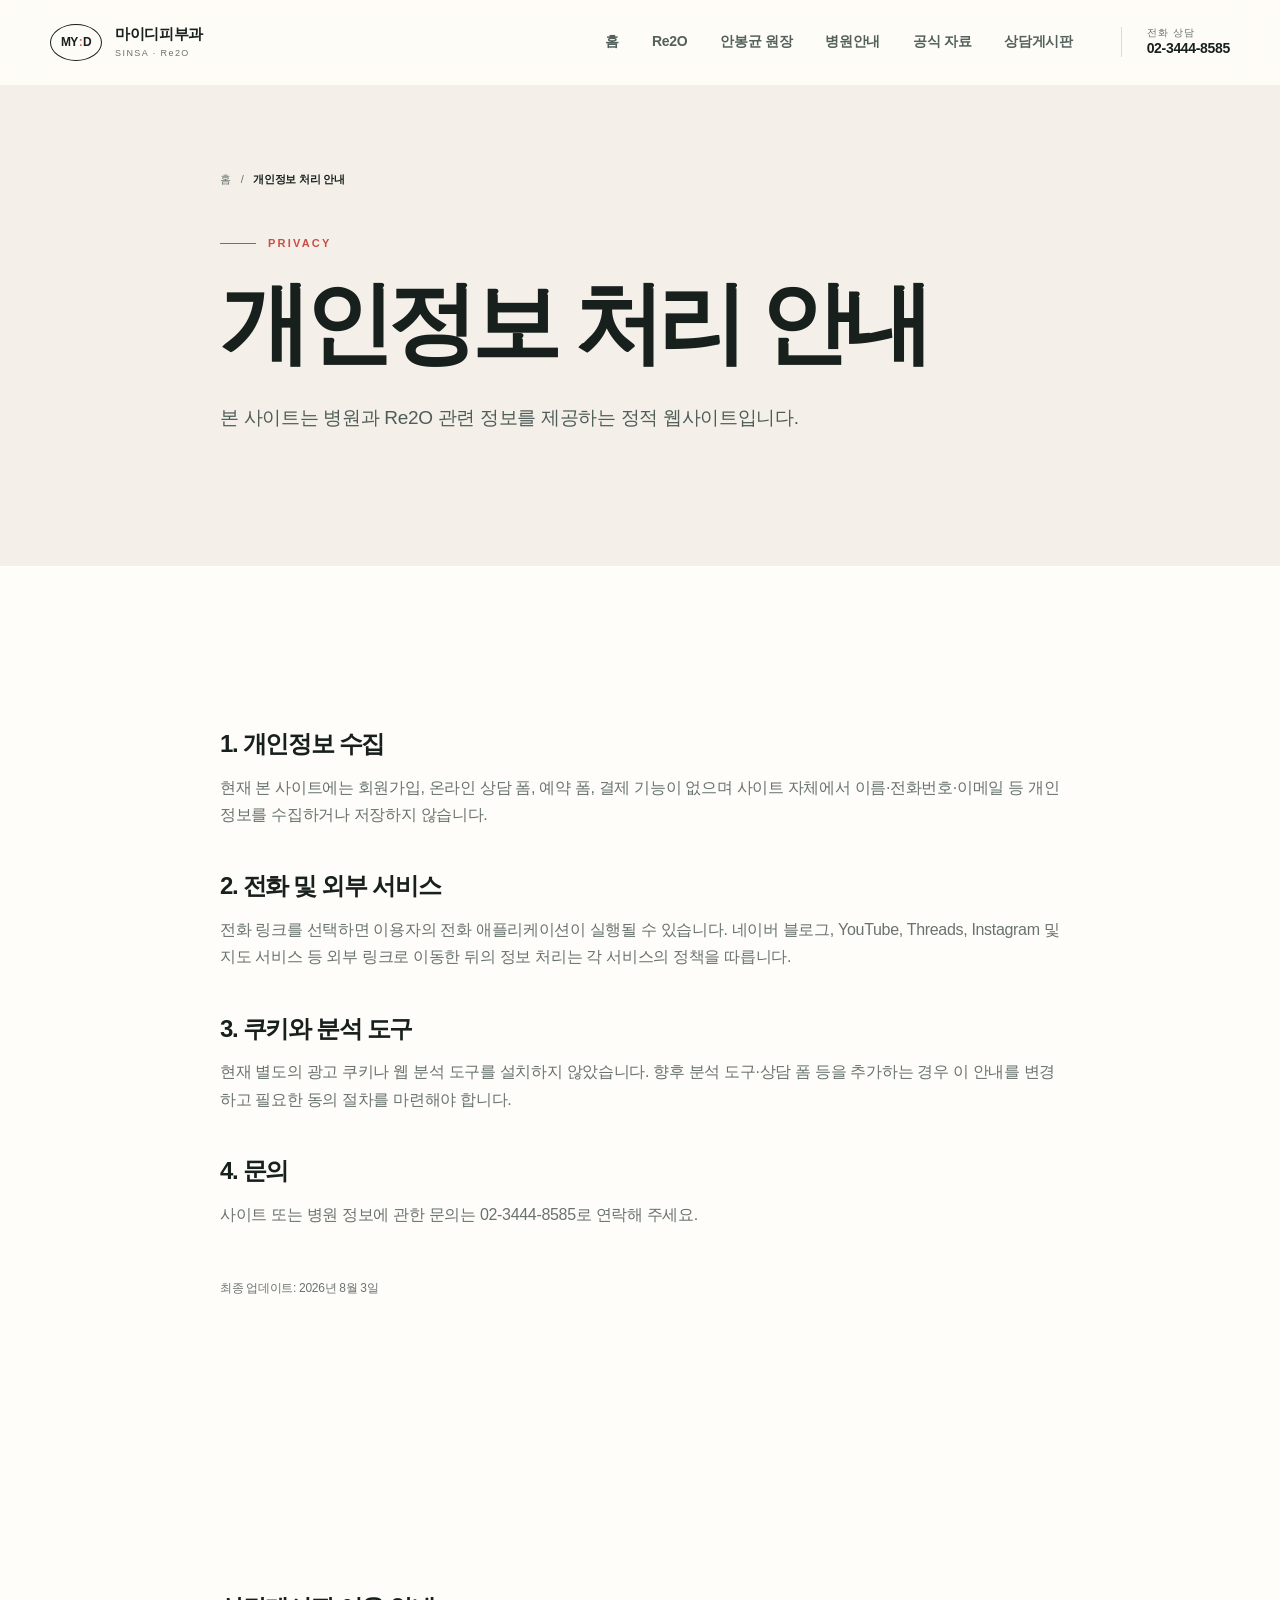
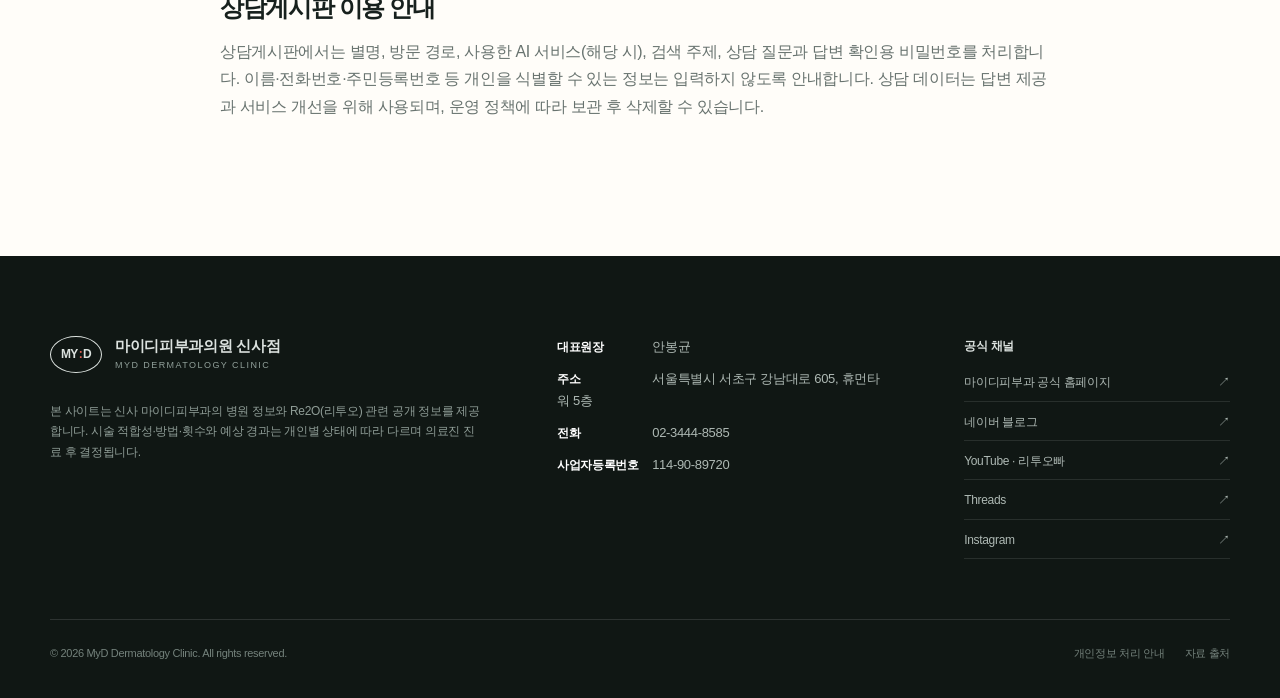
<file: privacy.html>
<!doctype html>
<html lang="ko">
<head>
  <meta charset="utf-8">
  <meta name="viewport" content="width=device-width, initial-scale=1">
  <title>개인정보 처리 안내 | 신사 마이디피부과</title>
  <meta name="description" content="신사 마이디피부과 Re2O 안내 사이트의 개인정보 처리 및 외부 링크 안내.">
  <meta name="robots" content="index,follow,max-image-preview:large">
  <link rel="canonical" href="https://re2omyd.com/privacy.html">
  <link rel="icon" href="/assets/img/favicon.svg" type="image/svg+xml">
  <link rel="icon" href="/assets/img/favicon-32.png" sizes="32x32" type="image/png">
  <link rel="apple-touch-icon" href="/assets/img/apple-touch-icon.png">
  <link rel="manifest" href="/site.webmanifest">
  <meta name="theme-color" content="#f4f0e9">
  <meta property="og:locale" content="ko_KR">
  <meta property="og:type" content="website">
  <meta property="og:site_name" content="신사 마이디피부과 Re2O">
  <meta property="og:title" content="개인정보 처리 안내 | 신사 마이디피부과">
  <meta property="og:description" content="신사 마이디피부과 Re2O 안내 사이트의 개인정보 처리 및 외부 링크 안내.">
  <meta property="og:url" content="https://re2omyd.com/privacy.html">
  <meta property="og:image" content="https://re2omyd.com/assets/img/og-image.png">
  <meta property="og:image:width" content="1200">
  <meta property="og:image:height" content="630">
  <meta property="og:image:alt" content="신사 마이디피부과 Re2O 리투오 안내">
  <meta name="twitter:card" content="summary_large_image">
  <meta name="twitter:title" content="개인정보 처리 안내 | 신사 마이디피부과">
  <meta name="twitter:description" content="신사 마이디피부과 Re2O 안내 사이트의 개인정보 처리 및 외부 링크 안내.">
  <meta name="twitter:image" content="https://re2omyd.com/assets/img/og-image.png">
  <link rel="stylesheet" href="/assets/css/style.css">
  <script type="application/ld+json">{"@context":"https://schema.org","@graph":[{"@type":"WebPage","@id":"https://re2omyd.com/privacy.html#webpage","url":"https://re2omyd.com/privacy.html","name":"개인정보 처리 안내 | 신사 마이디피부과","description":"신사 마이디피부과 Re2O 안내 사이트의 개인정보 처리 및 외부 링크 안내.","inLanguage":"ko-KR","isPartOf":{"@id":"https://re2omyd.com/#website"},"about":{"@id":"https://re2omyd.com/#clinic"},"breadcrumb":{"@id":"https://re2omyd.com/privacy.html#breadcrumb"}},{"@type":"BreadcrumbList","@id":"https://re2omyd.com/privacy.html#breadcrumb","itemListElement":[{"@type":"ListItem","position":1,"name":"홈","item":"https://re2omyd.com/"},{"@type":"ListItem","position":2,"name":"개인정보 처리 안내","item":"https://re2omyd.com/privacy.html"}]}]}</script>

  <!-- MYD analytics_instrumentation: GA4 visitor measurement -->
  <script src="/assets/js/myd-analytics.js" defer></script>
</head>
<body class="sub-page legal-page">
<a class="skip-link" href="#main">본문으로 바로가기</a>
<header class="site-header" data-header>
  <div class="container header-inner">
    <a class="brand" href="/" aria-label="신사 마이디피부과 홈">
      <span class="brand-mark" aria-hidden="true"><span>MY</span><b>:</b><span>D</span></span>
      <span class="brand-copy"><strong>마이디피부과</strong><small>SINSA · Re2O</small></span>
    </a>
    <button class="menu-toggle" type="button" aria-expanded="false" aria-controls="site-nav" data-menu-toggle>
      <span class="sr-only">메뉴 열기</span><i></i><i></i><i></i>
    </button>
    <nav class="site-nav" id="site-nav" aria-label="주요 메뉴" data-menu>
      <a href="/">홈</a>
<a href="/re2o.html">Re2O</a>
<a href="/doctor.html">안봉균 원장</a>
<a href="/clinic.html">병원안내</a>
<a href="/media.html">공식 자료</a>
<a href="/consultation.html">상담게시판</a>
    </nav>
    <a class="header-call" href="tel:+82234448585"><span>전화 상담</span><strong>02-3444-8585</strong></a>
  </div>
</header>
<main id="main"><section class="page-hero legal-hero"><div class="container narrow"><nav class="breadcrumb" aria-label="현재 위치"><a href="/">홈</a><span>/</span><strong>개인정보 처리 안내</strong></nav><p class="eyebrow"><span></span>PRIVACY</p><h1>개인정보 처리 안내</h1><p class="hero-lead">본 사이트는 병원과 Re2O 관련 정보를 제공하는 정적 웹사이트입니다.</p></div></section><section class="section"><div class="container narrow legal-content"><h2>1. 개인정보 수집</h2><p>현재 본 사이트에는 회원가입, 온라인 상담 폼, 예약 폼, 결제 기능이 없으며 사이트 자체에서 이름·전화번호·이메일 등 개인정보를 수집하거나 저장하지 않습니다.</p><h2>2. 전화 및 외부 서비스</h2><p>전화 링크를 선택하면 이용자의 전화 애플리케이션이 실행될 수 있습니다. 네이버 블로그, YouTube, Threads, Instagram 및 지도 서비스 등 외부 링크로 이동한 뒤의 정보 처리는 각 서비스의 정책을 따릅니다.</p><h2>3. 쿠키와 분석 도구</h2><p>현재 별도의 광고 쿠키나 웹 분석 도구를 설치하지 않았습니다. 향후 분석 도구·상담 폼 등을 추가하는 경우 이 안내를 변경하고 필요한 동의 절차를 마련해야 합니다.</p><h2>4. 문의</h2><p>사이트 또는 병원 정보에 관한 문의는 <a href="tel:+82234448585">02-3444-8585</a>로 연락해 주세요.</p><p class="legal-updated">최종 업데이트: 2026년 8월 3일</p></div></section><section class="section"><div class="container narrow legal-content"><h2>상담게시판 이용 안내</h2><p>상담게시판에서는 별명, 방문 경로, 사용한 AI 서비스(해당 시), 검색 주제, 상담 질문과 답변 확인용 비밀번호를 처리합니다. 이름·전화번호·주민등록번호 등 개인을 식별할 수 있는 정보는 입력하지 않도록 안내합니다. 상담 데이터는 답변 제공과 서비스 개선을 위해 사용되며, 운영 정책에 따라 보관 후 삭제할 수 있습니다.</p></div></section></main>
<footer class="site-footer">
  <div class="container footer-grid">
    <div>
      <a class="brand brand-footer" href="/" aria-label="신사 마이디피부과 홈">
        <span class="brand-mark" aria-hidden="true"><span>MY</span><b>:</b><span>D</span></span>
        <span class="brand-copy"><strong>마이디피부과의원 신사점</strong><small>MYD DERMATOLOGY CLINIC</small></span>
      </a>
      <p class="footer-note">본 사이트는 신사 마이디피부과의 병원 정보와 Re2O(리투오) 관련 공개 정보를 제공합니다. 시술 적합성·방법·횟수와 예상 경과는 개인별 상태에 따라 다르며 의료진 진료 후 결정됩니다.</p>
    </div>
    <div class="footer-info">
      <p><strong>대표원장</strong> 안봉균</p>
      <p><strong>주소</strong> 서울특별시 서초구 강남대로 605, 휴먼타워 5층</p>
      <p><strong>전화</strong> <a href="tel:+82234448585">02-3444-8585</a></p>
      <p><strong>사업자등록번호</strong> 114-90-89720</p>
    </div>
    <div class="footer-links">
      <strong>공식 채널</strong>
      <a href="http://www.mydskin.co.kr/" target="_blank" rel="noopener noreferrer">마이디피부과 공식 홈페이지<span aria-hidden="true">↗</span></a><a href="https://blog.naver.com/mydskin" target="_blank" rel="noopener noreferrer">네이버 블로그<span aria-hidden="true">↗</span></a><a href="https://www.youtube.com/@Re2OBBA" target="_blank" rel="noopener noreferrer">YouTube · 리투오빠<span aria-hidden="true">↗</span></a><a href="https://www.threads.com/@wilbedoc" target="_blank" rel="noopener noreferrer">Threads<span aria-hidden="true">↗</span></a><a href="https://www.instagram.com/wilbedoc/" target="_blank" rel="noopener noreferrer">Instagram<span aria-hidden="true">↗</span></a>
    </div>
  </div>
  <div class="container footer-bottom">
    <p>© <span data-year></span> MyD Dermatology Clinic. All rights reserved.</p>
    <div><a href="/privacy.html">개인정보 처리 안내</a><a href="/media.html">자료 출처</a></div>
  </div>
</footer>
<div class="mobile-actions" aria-label="빠른 연락">
  <a href="tel:+82234448585"><small>전화</small><strong>02-3444-8585</strong></a>
  <a href="/clinic.html"><small>위치</small><strong>신사역 4번 출구에서 도보 1분</strong></a>
</div>
<script src="/assets/js/main.js" defer></script>
</body>
</html>
</file>
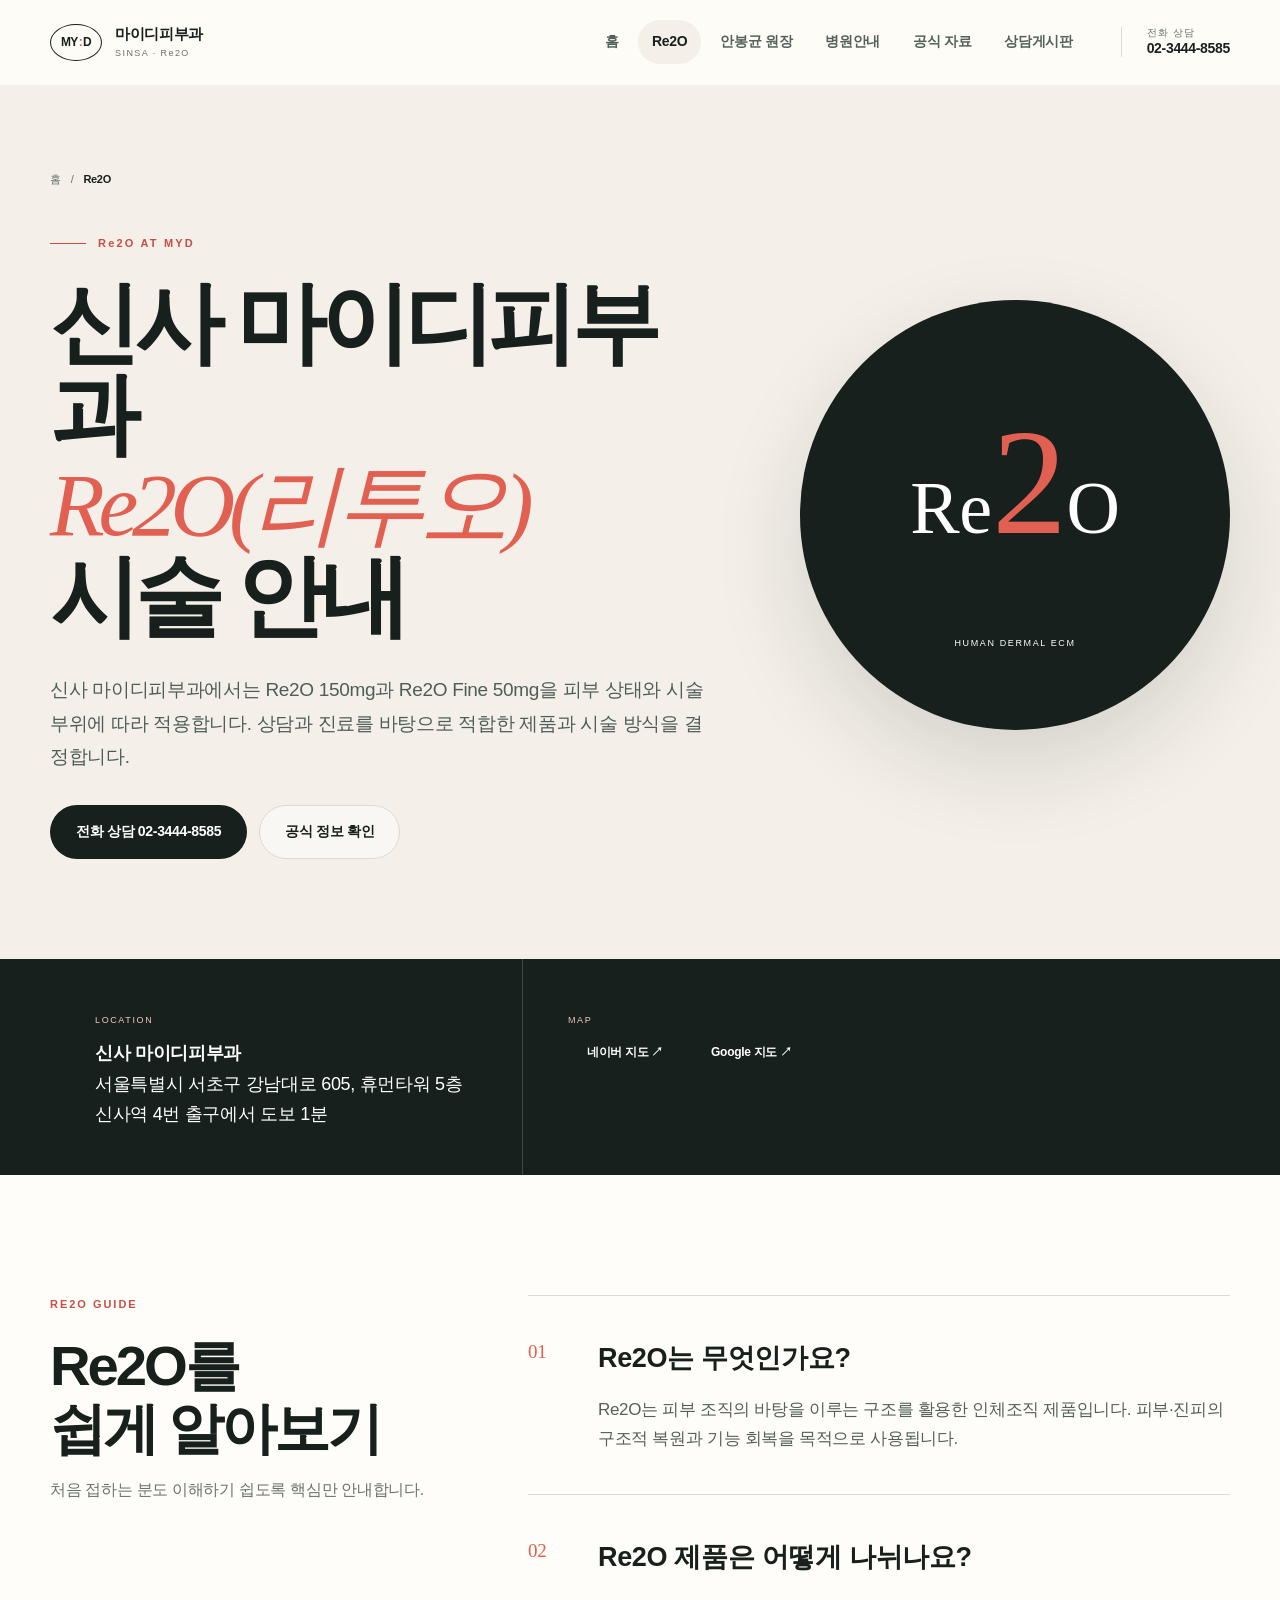
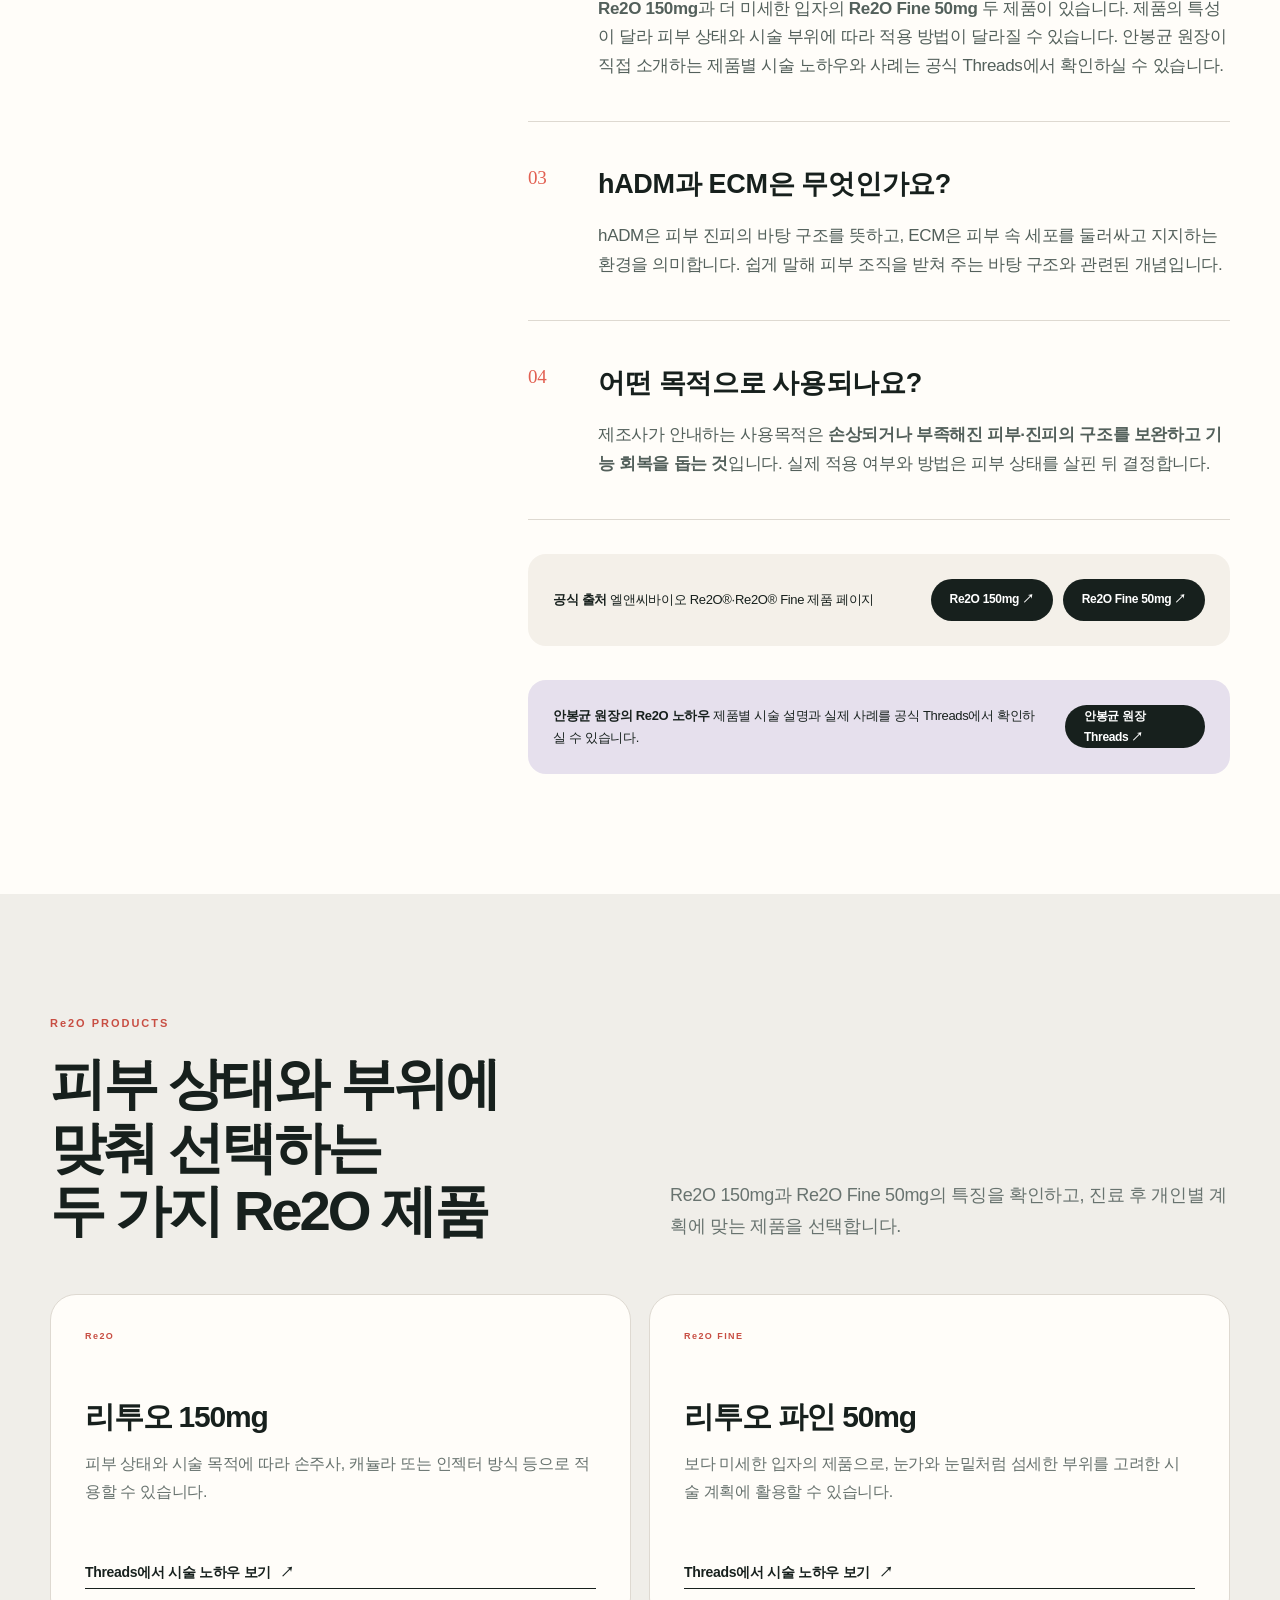
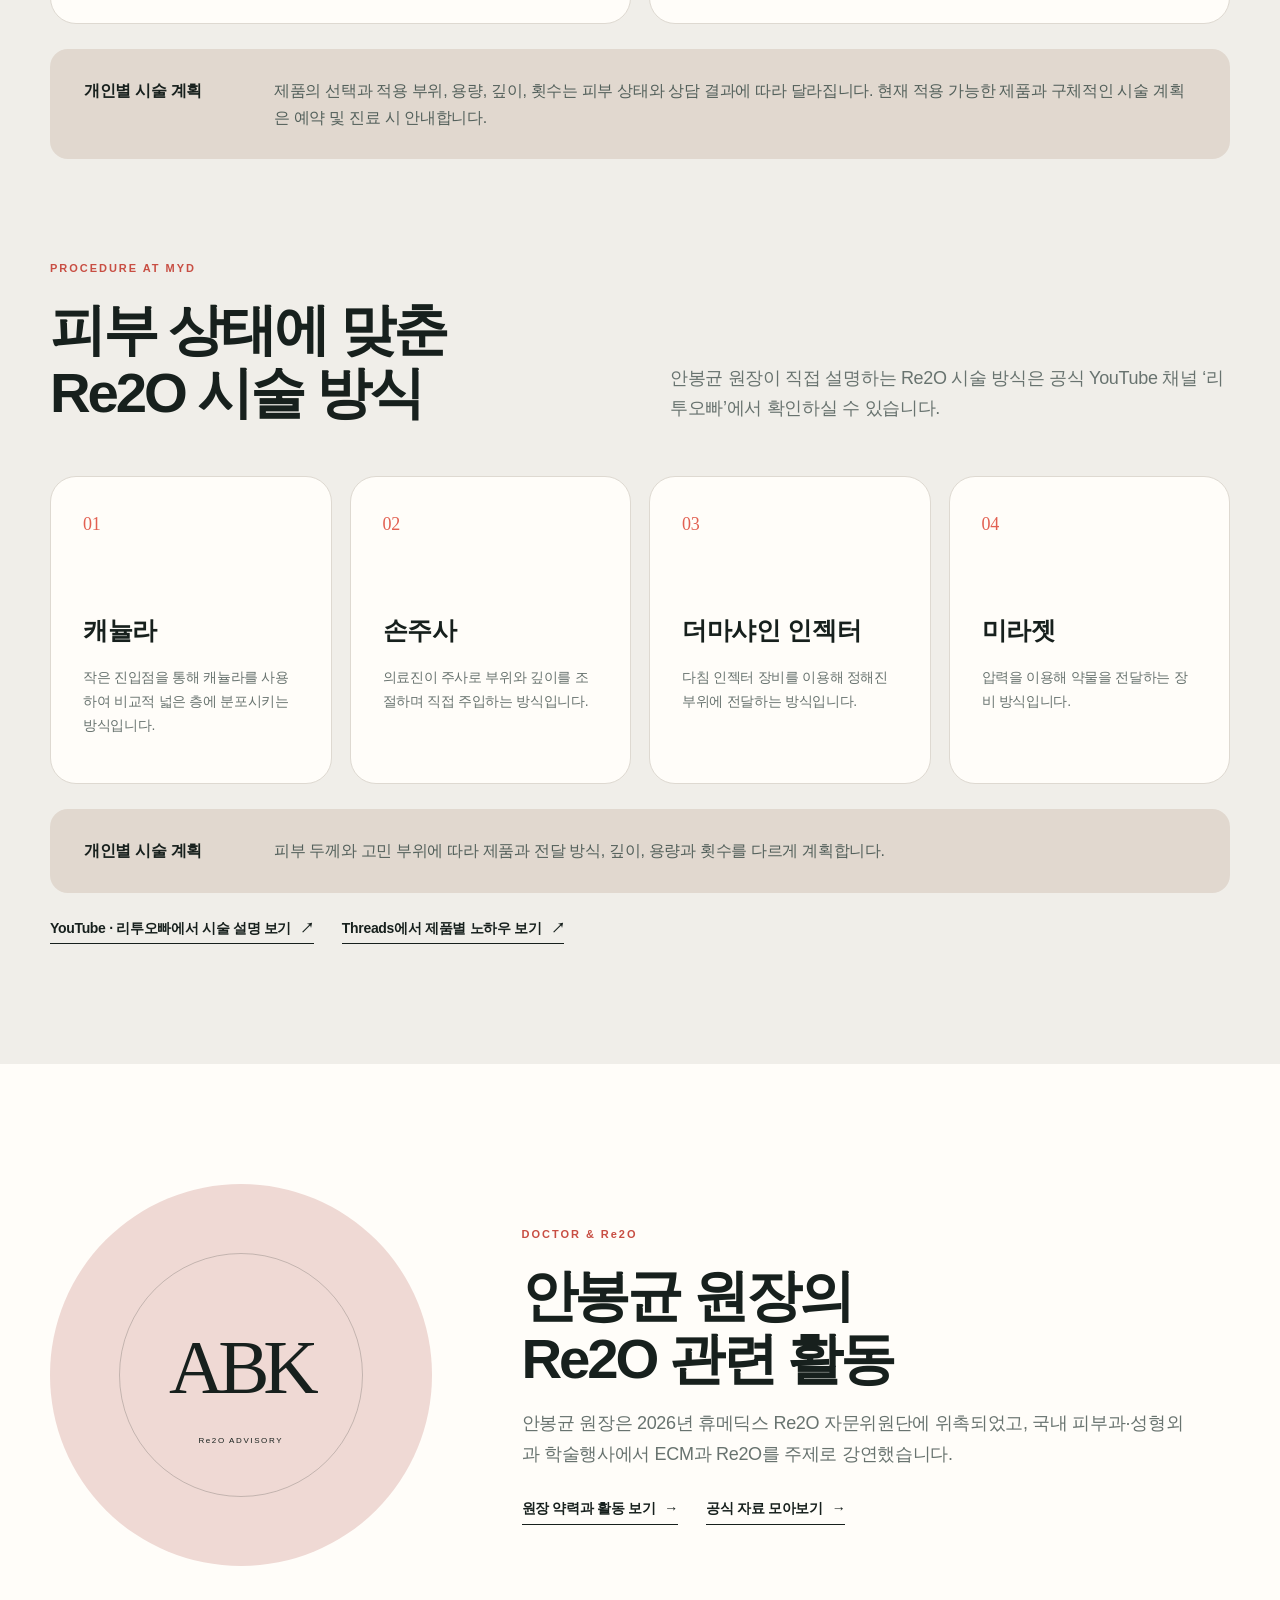
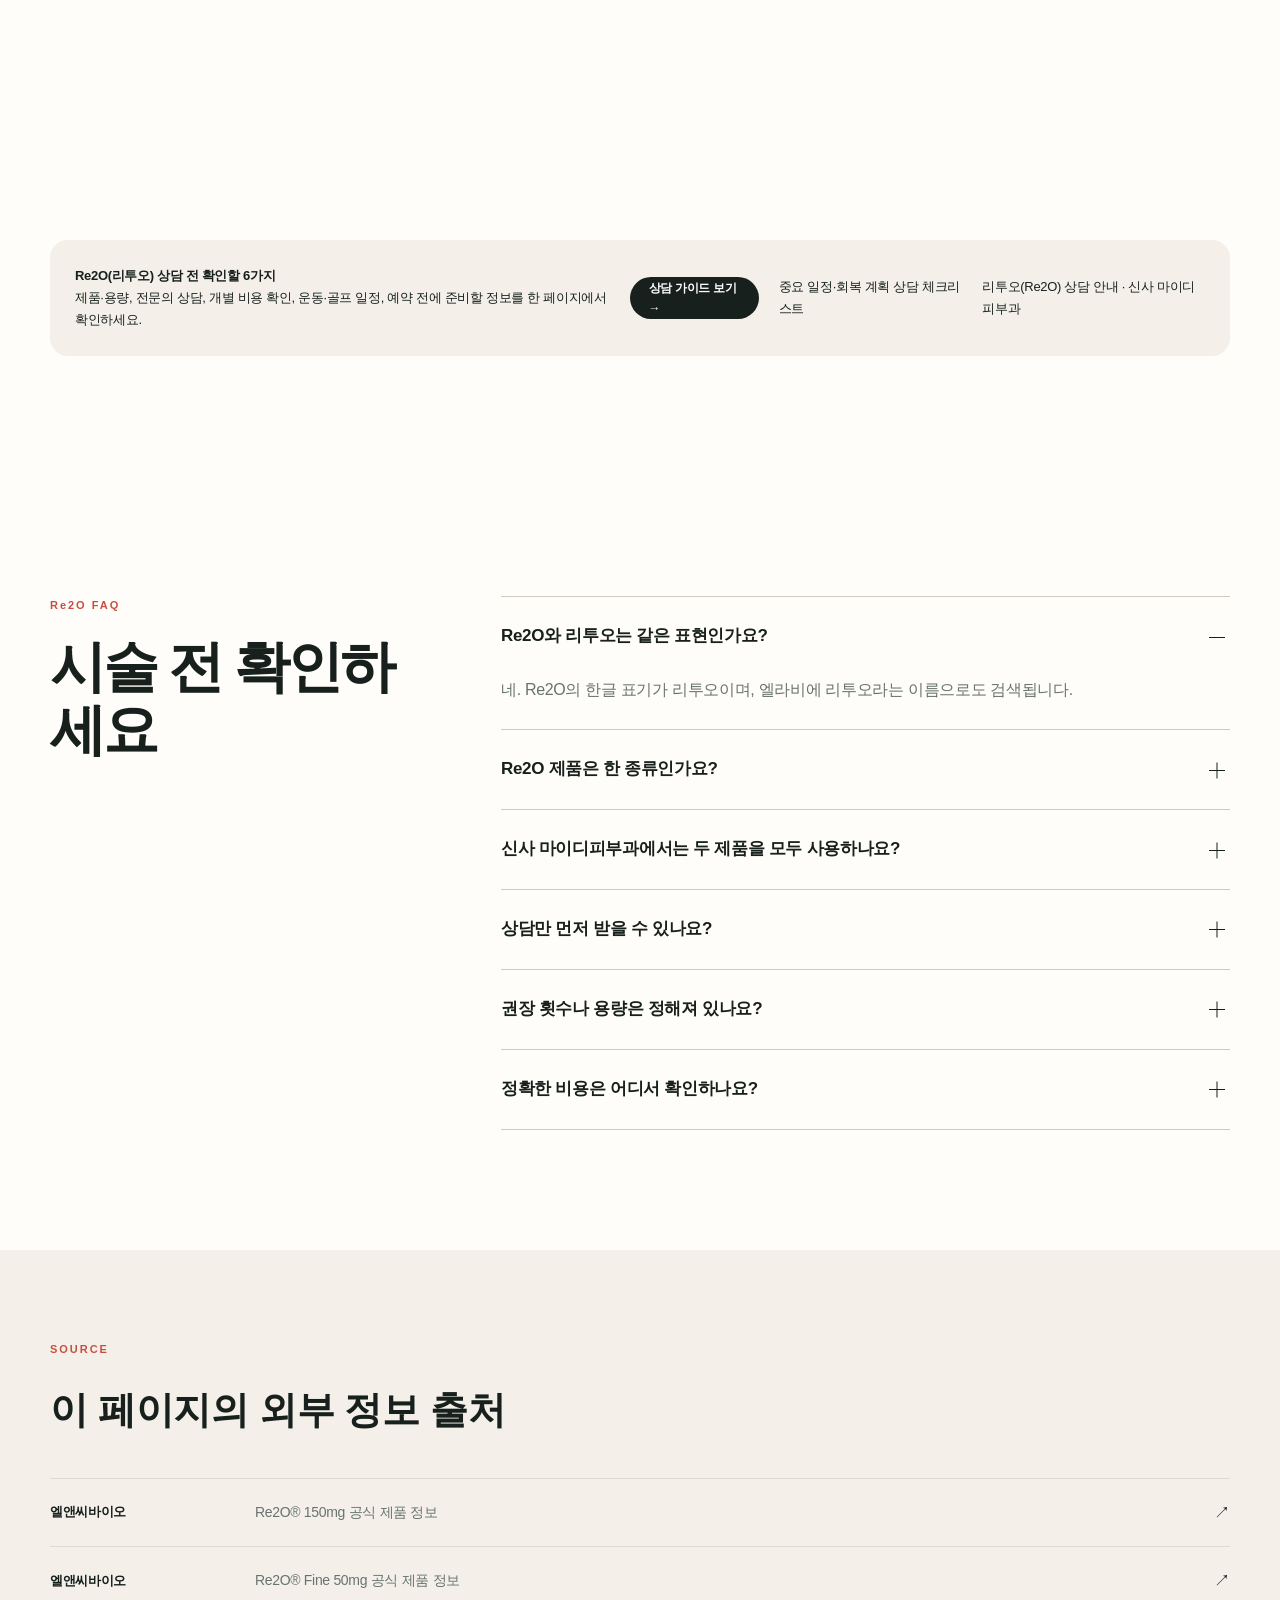
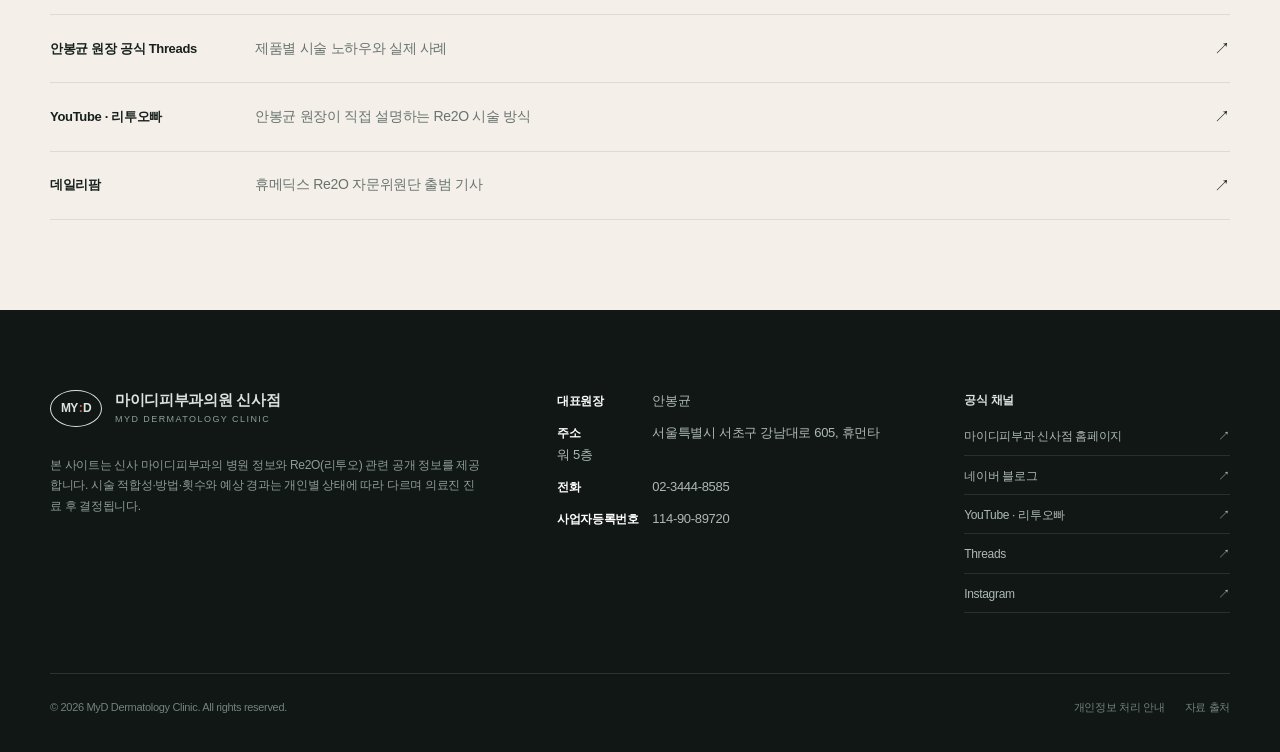
<file: re2o.html>
<!doctype html>
<html lang="ko">
<head>
  <meta charset="utf-8">
  <meta name="viewport" content="width=device-width, initial-scale=1">
  <title>리투오(Re2O) 시술 안내 | 신사 마이디피부과</title>
  <meta name="description" content="신사 마이디피부과의 리투오(Re2O) 150mg·Re2O Fine 50mg 제품 안내, 안봉균 피부과 전문의의 상담과 시술 방식, 위치 및 예약 정보.">
  <meta name="robots" content="index,follow,max-image-preview:large">
  <link rel="canonical" href="https://re2omyd.com/re2o.html">
  <link rel="icon" href="/assets/img/favicon.svg" type="image/svg+xml">
  <link rel="icon" href="/assets/img/favicon-32.png" sizes="32x32" type="image/png">
  <link rel="apple-touch-icon" href="/assets/img/apple-touch-icon.png">
  <link rel="manifest" href="/site.webmanifest">
  <meta name="theme-color" content="#f4f0e9">
  <meta property="og:locale" content="ko_KR">
  <meta property="og:type" content="website">
  <meta property="og:site_name" content="신사 마이디피부과 리투오(Re2O)">
  <meta property="og:title" content="리투오(Re2O) 시술 안내 | 신사 마이디피부과">
  <meta property="og:description" content="신사 마이디피부과의 리투오(Re2O) 150mg·Re2O Fine 50mg 제품 안내, 안봉균 피부과 전문의의 상담과 시술 방식, 위치 및 예약 정보.">
  <meta property="og:url" content="https://re2omyd.com/re2o.html">
  <meta property="og:image" content="https://re2omyd.com/assets/img/og-image.png">
  <meta property="og:image:width" content="1200">
  <meta property="og:image:height" content="630">
  <meta property="og:image:alt" content="신사 마이디피부과 리투오(Re2O) 안내">
  <meta name="twitter:card" content="summary_large_image">
  <meta name="twitter:title" content="리투오(Re2O) 시술 안내 | 신사 마이디피부과">
  <meta name="twitter:description" content="신사 마이디피부과의 리투오(Re2O) 150mg·Re2O Fine 50mg 제품 안내, 안봉균 피부과 전문의의 상담과 시술 방식, 위치 및 예약 정보.">
  <meta name="twitter:image" content="https://re2omyd.com/assets/img/og-image.png">
  <link rel="stylesheet" href="/assets/css/style.css">
  <script type="application/ld+json">{"@context":"https://schema.org","@graph":[{"@type":"WebPage","@id":"https://re2omyd.com/re2o.html#webpage","url":"https://re2omyd.com/re2o.html","name":"Re2O 리투오 시술 안내 | 신사 마이디피부과","description":"신사 마이디피부과의 Re2O 150mg·Re2O Fine 50mg 제품 안내, 안봉균 피부과 전문의의 상담과 시술 방식, 위치 및 예약 정보.","inLanguage":"ko-KR","isPartOf":{"@id":"https://re2omyd.com/#website"},"about":{"@id":"https://re2omyd.com/#clinic"},"breadcrumb":{"@id":"https://re2omyd.com/re2o.html#breadcrumb"}},{"@type":"BreadcrumbList","@id":"https://re2omyd.com/re2o.html#breadcrumb","itemListElement":[{"@type":"ListItem","position":1,"name":"홈","item":"https://re2omyd.com/"},{"@type":"ListItem","position":2,"name":"Re2O 시술 안내","item":"https://re2omyd.com/re2o.html"}]},{"@type":"Service","@id":"https://re2omyd.com/#re2o-service","name":"Re2O(리투오) 상담 및 시술","alternateName":["리투오","엘라비에 리투오","Re2O"],"serviceType":"Re2O consultation and procedure","description":"신사 마이디피부과에서는 Re2O 150mg과 Re2O Fine 50mg을 피부 상태와 시술 부위에 따라 적용하며, 제품·부위·용량·방식은 진료 후 결정합니다.","provider":{"@id":"https://re2omyd.com/#clinic"},"url":"https://re2omyd.com/re2o.html"}]}</script>

  <!-- MYD analytics_instrumentation: GA4 visitor measurement -->
  <script src="/assets/js/myd-analytics.js" defer></script>
</head>
<body class="sub-page">
<a class="skip-link" href="#main">본문으로 바로가기</a>
<header class="site-header" data-header>
  <div class="container header-inner">
    <a class="brand" href="/" aria-label="신사 마이디피부과 홈">
      <span class="brand-mark" aria-hidden="true"><span>MY</span><b>:</b><span>D</span></span>
      <span class="brand-copy"><strong>마이디피부과</strong><small>SINSA · Re2O</small></span>
    </a>
    <button class="menu-toggle" type="button" aria-expanded="false" aria-controls="site-nav" data-menu-toggle>
      <span class="sr-only">메뉴 열기</span><i></i><i></i><i></i>
    </button>
    <nav class="site-nav" id="site-nav" aria-label="주요 메뉴" data-menu>
      <a href="/">홈</a>
<a href="/re2o.html" class="is-active" aria-current="page">Re2O</a>
<a href="/doctor.html">안봉균 원장</a>
<a href="/clinic.html">병원안내</a>
<a href="/media.html">공식 자료</a>
<a href="/consultation.html">상담게시판</a>
    </nav>
    <a class="header-call" href="tel:+82234448585"><span>전화 상담</span><strong>02-3444-8585</strong></a>
  </div>
</header>
<main id="main">
  <section class="page-hero re2o-hero">
    <div class="container page-hero-grid">
      <div><nav class="breadcrumb" aria-label="현재 위치"><a href="/">홈</a><span>/</span><strong>Re2O</strong></nav><p class="eyebrow"><span></span>Re2O AT MYD</p><h1>신사 마이디피부과<br><em>Re2O(리투오)</em><br>시술 안내</h1><p class="hero-lead">신사 마이디피부과에서는 Re2O 150mg과 Re2O Fine 50mg을 피부 상태와 시술 부위에 따라 적용합니다. 상담과 진료를 바탕으로 적합한 제품과 시술 방식을 결정합니다.</p><div class="hero-actions"><a class="button button-primary" href="tel:+82234448585">전화 상담 02-3444-8585</a><a class="button button-ghost" href="#official">공식 정보 확인</a></div></div>
      <div class="re2o-symbol" aria-hidden="true"><span>Re</span><strong>2</strong><span>O</span><small>HUMAN DERMAL ECM</small></div>
    </div>
  </section>

  <section class="answer-strip location-strip"><div class="container answer-strip-grid"><div><span>LOCATION</span><p><strong>신사 마이디피부과</strong><br>서울특별시 서초구 강남대로 605, 휴먼타워 5층<br>신사역 4번 출구에서 도보 1분</p></div><div><span>MAP</span><div class="source-actions"><a class="button button-small" href="https://map.naver.com/p/search/%EB%A7%88%EC%9D%B4%EB%94%94%ED%94%BC%EB%B6%80%EA%B3%BC%EC%9D%98%EC%9B%90%20%EC%8B%A0%EC%82%AC%EC%A0%90" target="_blank" rel="noopener noreferrer">네이버 지도 ↗</a><a class="button button-small" href="https://www.google.com/maps/search/?api=1&query=%EB%A7%88%EC%9D%B4%EB%94%94%ED%94%BC%EB%B6%80%EA%B3%BC%EC%9D%98%EC%9B%90%20%EC%8B%A0%EC%82%AC%EC%A0%90" target="_blank" rel="noopener noreferrer">Google 지도 ↗</a></div></div></div></section>

  <section class="section" id="official">
    <div class="container content-grid">
      <aside class="side-title"><p class="section-kicker">RE2O GUIDE</p><h2>Re2O를<br>쉽게 알아보기</h2><p>처음 접하는 분도 이해하기 쉽도록 핵심만 안내합니다.</p></aside>
      <div class="prose-content">
        <article class="fact-block"><span>01</span><div><h3>Re2O는 무엇인가요?</h3><p>Re2O는 피부 조직의 바탕을 이루는 구조를 활용한 인체조직 제품입니다. 피부·진피의 구조적 복원과 기능 회복을 목적으로 사용됩니다.</p></div></article>
        <article class="fact-block"><span>02</span><div><h3>Re2O 제품은 어떻게 나뉘나요?</h3><p><strong>Re2O 150mg</strong>과 더 미세한 입자의 <strong>Re2O Fine 50mg</strong> 두 제품이 있습니다. 제품의 특성이 달라 피부 상태와 시술 부위에 따라 적용 방법이 달라질 수 있습니다. 안봉균 원장이 직접 소개하는 제품별 시술 노하우와 사례는 공식 Threads에서 확인하실 수 있습니다.</p></div></article>
        <article class="fact-block"><span>03</span><div><h3>hADM과 ECM은 무엇인가요?</h3><p>hADM은 피부 진피의 바탕 구조를 뜻하고, ECM은 피부 속 세포를 둘러싸고 지지하는 환경을 의미합니다. 쉽게 말해 피부 조직을 받쳐 주는 바탕 구조와 관련된 개념입니다.</p></div></article>
        <article class="fact-block"><span>04</span><div><h3>어떤 목적으로 사용되나요?</h3><p>제조사가 안내하는 사용목적은 <strong>손상되거나 부족해진 피부·진피의 구조를 보완하고 기능 회복을 돕는 것</strong>입니다. 실제 적용 여부와 방법은 피부 상태를 살핀 뒤 결정합니다.</p></div></article>
        <div class="source-box"><p><strong>공식 출처</strong> 엘앤씨바이오 Re2O®·Re2O® Fine 제품 페이지</p><div class="source-actions"><a class="button button-small" href="https://www.lncbio.co.kr/bbs/board.php?bo_table=products1&wr_id=14" target="_blank" rel="noopener noreferrer">Re2O 150mg ↗</a><a class="button button-small" href="https://www.lncbio.co.kr/bbs/board.php?bo_table=products1&wr_id=16" target="_blank" rel="noopener noreferrer">Re2O Fine 50mg ↗</a></div></div>
        <div class="source-box source-box-evidence"><p><strong>안봉균 원장의 Re2O 노하우</strong> 제품별 시술 설명과 실제 사례를 공식 Threads에서 확인하실 수 있습니다.</p><div class="source-actions"><a class="button button-small" href="https://www.threads.com/@wilbedoc" target="_blank" rel="noopener noreferrer">안봉균 원장 Threads ↗</a></div></div>
      </div>
    </div>
  </section>

  <section class="section muted-section">
    <div class="container">
      <div class="section-heading heading-row"><div><p class="section-kicker">Re2O PRODUCTS</p><h2>피부 상태와 부위에<br>맞춰 선택하는<br>두 가지 Re2O 제품</h2></div><p>Re2O 150mg과 Re2O Fine 50mg의 특징을 확인하고, 진료 후 개인별 계획에 맞는 제품을 선택합니다.</p></div>
      <div class="product-use-grid">
        <article class="product-use-card"><span class="product-use-tag">Re2O</span><h3>리투오 150mg</h3><p>피부 상태와 시술 목적에 따라 손주사, 캐뉼라 또는 인젝터 방식 등으로 적용할 수 있습니다.</p><a class="text-link" href="https://www.threads.com/@wilbedoc" target="_blank" rel="noopener noreferrer">Threads에서 시술 노하우 보기 <span>↗</span></a></article>
        <article class="product-use-card"><span class="product-use-tag">Re2O FINE</span><h3>리투오 파인 50mg</h3><p>보다 미세한 입자의 제품으로, 눈가와 눈밑처럼 섬세한 부위를 고려한 시술 계획에 활용할 수 있습니다.</p><a class="text-link" href="https://www.threads.com/@wilbedoc" target="_blank" rel="noopener noreferrer">Threads에서 시술 노하우 보기 <span>↗</span></a></article>
      </div>
      <div class="notice-panel"><strong>개인별 시술 계획</strong><p>제품의 선택과 적용 부위, 용량, 깊이, 횟수는 피부 상태와 상담 결과에 따라 달라집니다. 현재 적용 가능한 제품과 구체적인 시술 계획은 예약 및 진료 시 안내합니다.</p></div>

      <div class="section-heading heading-row section-heading-spaced"><div><p class="section-kicker">PROCEDURE AT MYD</p><h2>피부 상태에 맞춘<br>Re2O 시술 방식</h2></div><p>안봉균 원장이 직접 설명하는 Re2O 시술 방식은 공식 YouTube 채널 ‘리투오빠’에서 확인하실 수 있습니다.</p></div>
      <div class="process-grid procedure-grid">
        <article><span>01</span><h3>캐뉼라</h3><p>작은 진입점을 통해 캐뉼라를 사용하여 비교적 넓은 층에 분포시키는 방식입니다.</p></article>
        <article><span>02</span><h3>손주사</h3><p>의료진이 주사로 부위와 깊이를 조절하며 직접 주입하는 방식입니다.</p></article>
        <article><span>03</span><h3>더마샤인 인젝터</h3><p>다침 인젝터 장비를 이용해 정해진 부위에 전달하는 방식입니다.</p></article>
        <article><span>04</span><h3>미라젯</h3><p>압력을 이용해 약물을 전달하는 장비 방식입니다.</p></article>
      </div>
      <div class="notice-panel"><strong>개인별 시술 계획</strong><p>피부 두께와 고민 부위에 따라 제품과 전달 방식, 깊이, 용량과 횟수를 다르게 계획합니다.</p></div>
      <div class="procedure-links"><a class="text-link" href="https://www.youtube.com/@Re2OBBA" target="_blank" rel="noopener noreferrer">YouTube · 리투오빠에서 시술 설명 보기 <span>↗</span></a><a class="text-link" href="https://www.threads.com/@wilbedoc" target="_blank" rel="noopener noreferrer">Threads에서 제품별 노하우 보기 <span>↗</span></a></div>
    </div>
  </section>

  <section class="section doctor-re2o">
    <div class="container doctor-re2o-grid">
      <div class="doctor-monogram pale" aria-hidden="true"><span>ABK</span><small>Re2O ADVISORY</small></div>
      <div><p class="section-kicker">DOCTOR & Re2O</p><h2>안봉균 원장의<br>Re2O 관련 활동</h2><p>안봉균 원장은 2026년 휴메딕스 Re2O 자문위원단에 위촉되었고, 국내 피부과·성형외과 학술행사에서 ECM과 Re2O를 주제로 강연했습니다.</p><div class="inline-links"><a class="text-link" href="/doctor.html">원장 약력과 활동 보기 <span>→</span></a><a class="text-link" href="/media.html">공식 자료 모아보기 <span>→</span></a></div></div>
    </div>
  </section>

  <section class="section">
    <div class="container">
      <div class="source-box">
        <p><strong>Re2O(리투오) 상담 전 확인할 6가지</strong><br>제품·용량, 전문의 상담, 개별 비용 확인, 운동·골프 일정, 예약 전에 준비할 정보를 한 페이지에서 확인하세요.</p>
        <a class="button button-small" href="/re2o-consultation-guide/">상담 가이드 보기 →</a>
        <!-- GEO:AUTO:CONTENT_LINKS:START -->
        <p class="geo-auto-link"><a href="/re2o-schedule-recovery-guide/">중요 일정·회복 계획 상담 체크리스트</a></p>
        <p class="geo-auto-link"><a href="/">리투오(Re2O) 상담 안내 · 신사 마이디피부과</a></p>
<!-- GEO:AUTO:CONTENT_LINKS:END -->
      </div>
    </div>
  </section>

  <section class="section faq-section compact">
    <div class="container faq-grid"><div><p class="section-kicker">Re2O FAQ</p><h2>시술 전 확인하세요</h2></div><div class="accordion">
      <details open><summary>Re2O와 리투오는 같은 표현인가요?<span></span></summary><p>네. Re2O의 한글 표기가 리투오이며, 엘라비에 리투오라는 이름으로도 검색됩니다.</p></details><details><summary>Re2O 제품은 한 종류인가요?<span></span></summary><p>아닙니다. 현재 제조사 공식 페이지에는 Re2O 150mg과 Re2O Fine 50mg 두 제품이 안내되어 있습니다.</p></details><details><summary>신사 마이디피부과에서는 두 제품을 모두 사용하나요?<span></span></summary><p>신사 마이디피부과에서는 Re2O 150mg과 Re2O Fine 50mg을 피부 상태와 시술 부위에 따라 적용합니다. 현재 적용 가능한 제품과 개인별 선택은 진료 및 예약 시 안내합니다.</p></details>
      <details><summary>상담만 먼저 받을 수 있나요?<span></span></summary><p>가능합니다. 진료 후 시술이 적합하지 않거나 추가 확인이 필요하다고 판단되면 당일 시술을 진행하지 않을 수 있습니다.</p></details>
      <details><summary>권장 횟수나 용량은 정해져 있나요?<span></span></summary><p>일률적으로 정하지 않습니다. 피부 상태, 부위, 목표와 과거 시술력에 따라 의료진이 개별적으로 안내합니다.</p></details>
      <details><summary>정확한 비용은 어디서 확인하나요?<span></span></summary><p>적용 부위와 계획에 따라 달라질 수 있으므로 전화 문의 또는 진료 시 확인해 주세요.</p></details>
    </div></div>
  </section>

  <section class="source-list-section"><div class="container"><p class="section-kicker">SOURCE</p><h2>이 페이지의 외부 정보 출처</h2><ul class="source-list"><li><a href="https://www.lncbio.co.kr/bbs/board.php?bo_table=products1&wr_id=14" target="_blank" rel="noopener noreferrer"><strong>엘앤씨바이오</strong><span>Re2O® 150mg 공식 제품 정보</span><i>↗</i></a></li><li><a href="https://www.lncbio.co.kr/bbs/board.php?bo_table=products1&wr_id=16" target="_blank" rel="noopener noreferrer"><strong>엘앤씨바이오</strong><span>Re2O® Fine 50mg 공식 제품 정보</span><i>↗</i></a></li><li><a href="https://www.threads.com/@wilbedoc" target="_blank" rel="noopener noreferrer"><strong>안봉균 원장 공식 Threads</strong><span>제품별 시술 노하우와 실제 사례</span><i>↗</i></a></li><li><a href="https://www.youtube.com/@Re2OBBA" target="_blank" rel="noopener noreferrer"><strong>YouTube · 리투오빠</strong><span>안봉균 원장이 직접 설명하는 Re2O 시술 방식</span><i>↗</i></a></li><li><a href="https://dailypharm.com/user/news/337339" target="_blank" rel="noopener noreferrer"><strong>데일리팜</strong><span>휴메딕스 Re2O 자문위원단 출범 기사</span><i>↗</i></a></li></ul></div></section>
</main>
<footer class="site-footer">
  <div class="container footer-grid">
    <div>
      <a class="brand brand-footer" href="/" aria-label="신사 마이디피부과 홈">
        <span class="brand-mark" aria-hidden="true"><span>MY</span><b>:</b><span>D</span></span>
        <span class="brand-copy"><strong>마이디피부과의원 신사점</strong><small>MYD DERMATOLOGY CLINIC</small></span>
      </a>
      <p class="footer-note">본 사이트는 신사 마이디피부과의 병원 정보와 Re2O(리투오) 관련 공개 정보를 제공합니다. 시술 적합성·방법·횟수와 예상 경과는 개인별 상태에 따라 다르며 의료진 진료 후 결정됩니다.</p>
    </div>
    <div class="footer-info">
      <p><strong>대표원장</strong> 안봉균</p>
      <p><strong>주소</strong> 서울특별시 서초구 강남대로 605, 휴먼타워 5층</p>
      <p><strong>전화</strong> <a href="tel:+82234448585">02-3444-8585</a></p>
      <p><strong>사업자등록번호</strong> 114-90-89720</p>
    </div>
    <div class="footer-links">
      <strong>공식 채널</strong>
      <a href="https://mydcompany.cafe24.com/sinsa/" target="_blank" rel="noopener noreferrer">마이디피부과 신사점 홈페이지<span aria-hidden="true">↗</span></a><a href="https://blog.naver.com/mydskin" target="_blank" rel="noopener noreferrer">네이버 블로그<span aria-hidden="true">↗</span></a><a href="https://www.youtube.com/@Re2OBBA" target="_blank" rel="noopener noreferrer">YouTube · 리투오빠<span aria-hidden="true">↗</span></a><a href="https://www.threads.com/@wilbedoc" target="_blank" rel="noopener noreferrer">Threads<span aria-hidden="true">↗</span></a><a href="https://www.instagram.com/wilbedoc/" target="_blank" rel="noopener noreferrer">Instagram<span aria-hidden="true">↗</span></a>
    </div>
  </div>
  <div class="container footer-bottom">
    <p>© <span data-year></span> MyD Dermatology Clinic. All rights reserved.</p>
    <div><a href="/privacy.html">개인정보 처리 안내</a><a href="/media.html">자료 출처</a></div>
  </div>
</footer>
<div class="mobile-actions" aria-label="빠른 연락">
  <a href="tel:+82234448585"><small>전화</small><strong>02-3444-8585</strong></a>
  <a href="/clinic.html"><small>위치</small><strong>신사역 4번 출구에서 도보 1분</strong></a>
</div>
<script src="/assets/js/main.js" defer></script>
</body>
</html>
</file>
<file: assets/css/style.css>
:root{--ink:#17201d;--ink-2:#2c3733;--muted:#68736f;--cream:#f4f0e9;--paper:#fffdf9;--white:#fff;--coral:#e26052;--coral-dark:#c84e43;--sage:#81958a;--sage-pale:#dfe8e1;--pink:#efd9d4;--line:#ded9d1;--line-dark:rgba(255,255,255,.18);--shadow:0 24px 70px rgba(29,38,34,.09);--radius:26px;--max:1180px;--ease:cubic-bezier(.2,.75,.25,1)}
*{box-sizing:border-box}html{scroll-behavior:smooth}body{margin:0;background:var(--paper);color:var(--ink);font-family:-apple-system,BlinkMacSystemFont,"Pretendard","Noto Sans KR","Apple SD Gothic Neo","Segoe UI",sans-serif;font-size:16px;line-height:1.7;letter-spacing:-.02em;-webkit-font-smoothing:antialiased}img,svg{display:block;max-width:100%}a{color:inherit;text-decoration:none}button,input{font:inherit}address{font-style:normal}.container{width:min(calc(100% - 48px),var(--max));margin-inline:auto}.narrow{max-width:840px}.sr-only{position:absolute;width:1px;height:1px;padding:0;margin:-1px;overflow:hidden;clip:rect(0,0,0,0);white-space:nowrap;border:0}.skip-link{position:fixed;left:16px;top:12px;z-index:9999;padding:10px 16px;background:var(--ink);color:#fff;border-radius:10px;transform:translateY(-150%)}.skip-link:focus{transform:none}.site-header{position:fixed;left:0;right:0;top:0;z-index:100;background:rgba(255,253,249,.88);backdrop-filter:blur(18px);border-bottom:1px solid transparent;transition:.3s var(--ease)}.site-header.is-scrolled{border-color:var(--line);box-shadow:0 8px 30px rgba(20,28,25,.05)}.header-inner{height:84px;display:flex;align-items:center;gap:34px}.brand{display:flex;align-items:center;gap:13px;flex:0 0 auto}.brand-mark{width:52px;height:37px;border:1px solid var(--ink);border-radius:50%;display:flex;align-items:center;justify-content:center;font-family:"Inter Display",Arial,sans-serif;font-size:12px;font-weight:700;letter-spacing:-.06em}.brand-mark b{color:var(--coral);margin:0 1px}.brand-copy{display:flex;flex-direction:column;line-height:1.12}.brand-copy strong{font-size:15px}.brand-copy small{font-size:9px;letter-spacing:.16em;color:var(--muted);margin-top:5px}.site-nav{margin-left:auto;display:flex;align-items:center;gap:5px}.site-nav a{position:relative;padding:10px 14px;font-size:14px;font-weight:600;color:#53605b;border-radius:999px}.site-nav a:hover,.site-nav a.is-active{color:var(--ink);background:var(--cream)}.header-call{padding-left:25px;border-left:1px solid var(--line);display:flex;flex-direction:column;line-height:1.25}.header-call span{font-size:10px;color:var(--muted);letter-spacing:.12em}.header-call strong{font-size:14px}.menu-toggle{display:none;background:transparent;border:0;width:42px;height:42px;padding:10px}.menu-toggle i{display:block;height:1px;background:var(--ink);margin:6px 0;transition:.25s}.section{padding:120px 0}.section-kicker,.card-label{margin:0 0 20px;color:var(--coral-dark);font-size:11px;font-weight:800;letter-spacing:.18em}.section-kicker.light,.text-link.light{color:#f3c8c0}.section h2,.section-heading h2{font-size:clamp(36px,4.4vw,62px);line-height:1.12;letter-spacing:-.055em;margin:0}.section-heading{margin-bottom:52px}.section-heading>p:last-child{max-width:560px;color:var(--muted);font-size:18px;margin:18px 0 0}.heading-row{display:flex;justify-content:space-between;align-items:flex-end;gap:40px}.heading-row>p{max-width:450px;margin:0;color:var(--muted)}.eyebrow{display:flex;align-items:center;gap:12px;margin:0 0 26px;font-size:11px;font-weight:800;letter-spacing:.2em;color:var(--coral-dark)}.eyebrow span{width:36px;height:1px;background:currentColor}.button{display:inline-flex;align-items:center;justify-content:center;gap:12px;min-height:54px;padding:0 25px;border-radius:999px;font-size:14px;font-weight:750;border:1px solid transparent;transition:.25s var(--ease)}.button:hover{transform:translateY(-2px)}.button-primary{background:var(--ink);color:#fff}.button-primary:hover{background:#28332f}.button-ghost{border-color:var(--line);background:rgba(255,255,255,.5)}.button-ghost:hover{border-color:var(--ink);background:#fff}.button-light{background:#fff;color:var(--ink)}.button-small{min-height:42px;padding:0 18px;font-size:12px;background:var(--ink);color:#fff}.text-link{display:inline-flex;align-items:center;gap:9px;font-size:14px;font-weight:750;border-bottom:1px solid currentColor;padding-bottom:3px}.text-link span{transition:transform .25s}.text-link:hover span{transform:translate(3px,-2px)}
.hero{min-height:840px;padding:164px 0 80px;position:relative;overflow:hidden;background:var(--cream)}.hero-grid{min-height:590px;display:grid;grid-template-columns:1.08fr .92fr;gap:65px;align-items:center}.hero h1,.page-hero h1{font-size:clamp(54px,7vw,92px);line-height:1.01;letter-spacing:-.07em;margin:0}.hero h1 em,.page-hero h1 em{font-family:Georgia,"Times New Roman",serif;font-weight:400;color:var(--coral);font-style:italic}.hero-lead{font-size:19px;line-height:1.75;color:#4f5d58;max-width:665px;margin:32px 0}.hero-lead strong{color:var(--ink)}.hero-actions{display:flex;flex-wrap:wrap;gap:12px}.hero-facts{display:grid;grid-template-columns:repeat(3,1fr);gap:20px;margin:54px 0 0;padding:28px 0 0;border-top:1px solid #d2ccc3}.hero-facts dt{font-size:10px;letter-spacing:.14em;color:var(--muted);margin-bottom:8px}.hero-facts dd{margin:0;font-size:13px;font-weight:700}.hero-art{height:560px;position:relative;display:flex;align-items:center;justify-content:center}.hero-art>svg{position:absolute;inset:4%;width:92%;height:92%;fill:none;stroke:rgba(23,32,29,.13);stroke-width:1}.art-core{width:232px;height:232px;border-radius:50%;background:var(--coral);color:#fff;display:flex;align-items:center;justify-content:center;flex-direction:column;position:relative;z-index:2;box-shadow:0 30px 70px rgba(226,96,82,.28)}.art-core small{font-size:9px;letter-spacing:.16em}.art-core strong{font-family:Georgia,serif;font-size:72px;line-height:1;margin:7px 0}.art-core span{font-size:11px;letter-spacing:.1em}.art-orbit{position:absolute;border:1px solid rgba(23,32,29,.2);border-radius:50%}.orbit-one{width:410px;height:410px}.orbit-two{width:520px;height:310px;transform:rotate(-28deg)}.art-node{position:absolute;background:rgba(255,253,249,.88);border:1px solid var(--line);border-radius:999px;padding:9px 14px;font-size:9px;letter-spacing:.12em;box-shadow:0 10px 30px rgba(20,30,26,.06)}.node-a{top:17%;left:6%}.node-b{right:4%;top:30%}.node-c{bottom:16%;left:18%}.hero-scroll{position:absolute;bottom:35px;left:50%;transform:translateX(-50%);display:flex;flex-direction:column;align-items:center;gap:10px;font-size:8px;letter-spacing:.22em;color:var(--muted)}.hero-scroll span{display:block;width:1px;height:42px;background:var(--ink)}
.split-intro{display:grid;grid-template-columns:.75fr 1.25fr;gap:100px}.intro-answer{border-left:1px solid var(--line);padding-left:70px}.answer-line{font-size:14px;color:var(--muted);margin:0 0 16px}.answer-main{font-size:clamp(26px,3.4vw,46px);line-height:1.4;letter-spacing:-.045em;margin:0 0 22px;color:#43504b}.answer-main .answer-accent{color:var(--coral);font-weight:800}.intro-answer>p:not(.answer-line):not(.answer-main){color:var(--muted);font-size:17px}.section-re2o{background:#f0eee9}.feature-grid{display:grid;grid-template-columns:1.35fr 1fr 1fr;gap:18px}.feature-card{min-height:360px;background:var(--paper);border:1px solid var(--line);border-radius:var(--radius);padding:34px;display:flex;flex-direction:column}.feature-main{background:var(--ink);color:#fff;border-color:var(--ink)}.card-index{font-family:Georgia,serif;font-size:18px;color:var(--coral);margin-bottom:auto}.feature-card h3{font-size:29px;line-height:1.25;letter-spacing:-.04em;margin:16px 0}.feature-card p{color:var(--muted);margin:0 0 22px}.feature-main p{color:#cbd2cf}.feature-main .card-label{color:#f3c8c0}.feature-main .text-link{margin-top:auto;color:#fff}.doctor-spotlight{background:var(--ink);color:#fff}.doctor-panel{display:grid;grid-template-columns:.65fr 1.35fr .8fr;gap:56px;align-items:center}.doctor-monogram{aspect-ratio:1;background:var(--coral);border-radius:50%;display:flex;align-items:center;justify-content:center;flex-direction:column;position:relative;overflow:hidden}.doctor-monogram:before{content:"";position:absolute;inset:18%;border:1px solid rgba(255,255,255,.32);border-radius:50%}.doctor-monogram span{font-family:Georgia,serif;font-size:clamp(48px,6vw,86px);letter-spacing:-.08em;position:relative}.doctor-monogram small{font-size:8px;letter-spacing:.2em;position:relative}.doctor-copy h2{color:#fff}.doctor-role{color:#f3c8c0;font-weight:700}.doctor-copy>p:last-of-type{color:#c6ceca;font-size:17px}.doctor-actions{display:flex;align-items:center;gap:25px;margin-top:30px}.doctor-stats{border-left:1px solid var(--line-dark);padding-left:38px}.doctor-stats div{padding:24px 0;border-bottom:1px solid var(--line-dark)}.doctor-stats strong{display:block;font-family:Georgia,serif;font-size:20px;font-weight:400;color:#fff}.doctor-stats span{font-size:12px;color:#9ea9a5}.article-grid{display:grid;grid-template-columns:repeat(3,1fr);gap:18px}.article-card{min-height:355px;border:1px solid var(--line);border-radius:var(--radius);padding:31px;position:relative;transition:.3s var(--ease);display:flex;flex-direction:column}.article-card:hover{transform:translateY(-7px);box-shadow:var(--shadow);border-color:#c7c1b8}.article-type{font-size:9px;letter-spacing:.18em;font-weight:800;color:var(--coral-dark)}.article-date{font-size:12px;color:var(--muted);margin:50px 0 13px}.article-card h3{font-size:25px;line-height:1.35;margin:0 0 15px;letter-spacing:-.04em}.article-card>p:last-of-type{font-size:14px;color:var(--muted);margin:0}.article-arrow{margin-top:auto;align-self:flex-end;width:45px;height:45px;border-radius:50%;border:1px solid var(--line);display:flex;align-items:center;justify-content:center}.clinic-home{background:var(--cream)}.clinic-grid{display:grid;grid-template-columns:1.05fr 1.05fr .8fr;gap:55px;align-items:center}.clinic-map-art{height:430px;border-radius:var(--radius);background:#dce5de;position:relative;overflow:hidden}.map-road{position:absolute;background:#f7f4ef}.road-a{width:110%;height:74px;left:-5%;top:42%;transform:rotate(-13deg)}.road-b{height:110%;width:58px;left:54%;top:-5%;transform:rotate(8deg)}.map-pin{position:absolute;left:48%;top:45%;transform:translate(-50%,-50%);width:90px;height:90px;border-radius:50%;background:var(--coral);display:flex;align-items:center;justify-content:center;color:#fff;box-shadow:0 15px 40px rgba(226,96,82,.32)}.map-pin:after{content:"";position:absolute;width:22px;height:22px;background:var(--coral);bottom:-7px;transform:rotate(45deg)}.map-pin span{font-weight:800;position:relative;z-index:2}.clinic-map-art>p{position:absolute;right:28px;bottom:22px;font-size:10px;letter-spacing:.15em;line-height:1.5}.clinic-copy address{font-size:20px;font-weight:700;margin:30px 0 8px}.clinic-copy>p{color:var(--muted)}.clinic-buttons{display:flex;gap:10px;margin-top:28px}.hours-mini{padding-left:34px;border-left:1px solid var(--line)}.hours-mini dl{margin:0}.hours-mini dl div{display:flex;justify-content:space-between;padding:13px 0;border-bottom:1px solid var(--line);gap:20px}.hours-mini dt{font-size:13px;color:var(--muted)}.hours-mini dd{margin:0;font-size:13px;font-weight:700}.hours-mini small{display:block;color:var(--muted);font-size:11px;line-height:1.6;margin-top:18px}.social-grid{display:grid;grid-template-columns:repeat(5,1fr);gap:14px}.social-card{min-height:245px;border:1px solid var(--line);border-radius:22px;padding:27px;position:relative;transition:.3s}.social-card:hover{background:var(--ink);color:#fff;transform:translateY(-5px)}.social-tag{font-size:9px;letter-spacing:.15em;color:var(--coral-dark);font-weight:800}.social-card h3{font-size:20px;margin:45px 0 12px}.social-card p{font-size:13px;color:var(--muted);margin:0}.social-card:hover p{color:#b9c2be}.social-card i{position:absolute;right:25px;bottom:22px;font-style:normal}.faq-section{background:#f0eee9}.faq-grid{display:grid;grid-template-columns:.65fr 1.35fr;gap:100px}.faq-grid>div:first-child>p:last-child{color:var(--muted)}.accordion details{border-top:1px solid #cfc9c0}.accordion details:last-child{border-bottom:1px solid #cfc9c0}.accordion summary{list-style:none;cursor:pointer;padding:25px 45px 25px 0;font-weight:750;font-size:17px;position:relative}.accordion summary::-webkit-details-marker{display:none}.accordion summary span:before,.accordion summary span:after{content:"";position:absolute;right:5px;top:50%;width:16px;height:1px;background:var(--ink)}.accordion summary span:after{transform:rotate(90deg);transition:.2s}.accordion details[open] summary span:after{transform:rotate(0)}.accordion details p{margin:0 0 26px;color:var(--muted);padding-right:40px}.final-cta{padding:95px 0;background:var(--coral);color:#fff}.final-cta-inner{display:flex;align-items:flex-end;justify-content:space-between;gap:50px}.final-cta h2{font-size:clamp(42px,5vw,68px);line-height:1.08;letter-spacing:-.055em;margin:0}.final-cta-inner>div:last-child{max-width:370px}.final-cta-inner>div:last-child p{margin:0 0 24px;color:#ffe9e5}.site-footer{padding:80px 0 35px;background:#101714;color:#dce2df}.footer-grid{display:grid;grid-template-columns:1.3fr 1fr .8fr;gap:75px}.brand-footer .brand-mark{border-color:#dce2df}.brand-footer .brand-copy small{color:#91a09a}.footer-note{max-width:500px;color:#8f9d97;font-size:12px;margin:28px 0 0}.footer-info p{margin:0 0 10px;font-size:13px;color:#aeb9b4}.footer-info strong{display:inline-block;width:92px;color:#fff;font-size:12px}.footer-links{display:flex;flex-direction:column;gap:10px}.footer-links>strong{font-size:12px;margin-bottom:6px}.footer-links a{font-size:12px;color:#aeb9b4;display:flex;justify-content:space-between;border-bottom:1px solid rgba(255,255,255,.1);padding-bottom:8px}.footer-bottom{margin-top:60px;padding-top:24px;border-top:1px solid rgba(255,255,255,.12);display:flex;justify-content:space-between;color:#74827c;font-size:11px}.footer-bottom p{margin:0}.footer-bottom div{display:flex;gap:20px}.mobile-actions{display:none}
.page-hero{padding:170px 0 100px;min-height:650px;background:var(--cream);overflow:hidden}.page-hero-grid{display:grid;grid-template-columns:1.2fr .8fr;gap:70px;align-items:center}.breadcrumb{display:flex;align-items:center;gap:10px;font-size:11px;color:var(--muted);margin-bottom:45px}.breadcrumb strong{color:var(--ink)}.re2o-symbol{width:430px;height:430px;justify-self:end;border-radius:50%;background:var(--ink);color:#fff;display:flex;align-items:baseline;justify-content:center;position:relative;padding-top:130px;box-shadow:0 35px 90px rgba(21,29,26,.14)}.re2o-symbol span{font-family:Georgia,serif;font-size:74px}.re2o-symbol strong{font-family:Georgia,serif;font-size:150px;color:var(--coral);font-weight:400;line-height:.7}.re2o-symbol small{position:absolute;bottom:78px;font-size:9px;letter-spacing:.18em}.answer-strip{background:var(--ink);color:#fff}.answer-strip-grid{display:grid;grid-template-columns:.8fr 1.2fr}.answer-strip-grid>div{padding:45px}.answer-strip-grid>div+div{border-left:1px solid var(--line-dark)}.answer-strip span{font-size:9px;letter-spacing:.18em;color:#f3c8c0}.answer-strip p{font-size:18px;margin:7px 0 0}.content-grid{display:grid;grid-template-columns:.7fr 1.3fr;gap:100px}.side-title{position:sticky;top:130px;align-self:start}.side-title>p:last-child{color:var(--muted)}.prose-content{border-top:1px solid var(--line)}.fact-block{display:grid;grid-template-columns:70px 1fr;padding:40px 0;border-bottom:1px solid var(--line)}.fact-block>span{font-family:Georgia,serif;color:var(--coral);font-size:19px}.fact-block h3{font-size:27px;margin:0 0 14px}.fact-block p{font-size:17px;color:#53605b;margin:0}.source-box{margin-top:34px;padding:25px;background:var(--cream);border-radius:18px;display:flex;align-items:center;justify-content:space-between;gap:20px}.source-box p{margin:0;font-size:13px}.muted-section{background:#f0eee9}.process-grid{display:grid;grid-template-columns:repeat(3,1fr);gap:18px}.process-grid article{background:var(--paper);border:1px solid var(--line);border-radius:var(--radius);padding:32px;min-height:310px}.process-grid article>span{font-family:Georgia,serif;color:var(--coral);font-size:18px}.process-grid h3{font-size:25px;margin:70px 0 13px}.process-grid p{color:var(--muted);font-size:14px}.notice-panel{margin-top:25px;background:#e1d8cf;padding:28px 34px;border-radius:18px;display:grid;grid-template-columns:160px 1fr;gap:30px}.notice-panel p{margin:0;color:#53605b}.doctor-re2o-grid{display:grid;grid-template-columns:.7fr 1.3fr;gap:90px;align-items:center}.doctor-monogram.pale{background:var(--pink);color:var(--ink)}.doctor-monogram.pale:before{border-color:rgba(23,32,29,.2)}.doctor-re2o-grid>div:last-child>p:not(.section-kicker){font-size:18px;color:var(--muted);max-width:670px}.inline-links{display:flex;gap:28px;margin-top:28px}.faq-section.compact{background:var(--paper)}.source-list-section{padding:90px 0;background:var(--cream)}.source-list-section h2{font-size:38px;margin:0 0 35px}.source-list{list-style:none;margin:0;padding:0;border-top:1px solid var(--line)}.source-list li{border-bottom:1px solid var(--line)}.source-list a{display:grid;grid-template-columns:180px 1fr auto;gap:25px;padding:20px 0;align-items:center}.source-list strong{font-size:13px}.source-list span{color:var(--muted);font-size:14px}.source-list i{font-style:normal}
.doctor-hero{background:#e5ece6}.doctor-hero-grid{display:grid;grid-template-columns:1fr .8fr;gap:70px;align-items:center}.doctor-title-large{font-size:25px;line-height:1.5;margin:28px 0 36px}.portrait-placeholder{width:430px;height:510px;justify-self:end;background:var(--ink);border-radius:220px 220px 28px 28px;color:#fff;display:flex;align-items:center;justify-content:center;gap:4px;position:relative;overflow:hidden}.portrait-placeholder:before,.portrait-placeholder:after{content:"";position:absolute;border:1px solid rgba(255,255,255,.2);border-radius:50%}.portrait-placeholder:before{width:330px;height:330px}.portrait-placeholder:after{width:480px;height:480px}.portrait-placeholder span{font-family:Georgia,serif;font-size:76px;color:var(--coral);position:relative}.portrait-placeholder small{position:absolute;bottom:46px;font-size:9px;letter-spacing:.2em}.profile-grid{display:grid;grid-template-columns:.62fr 1.38fr;gap:100px}.profile-grid aside>p:last-child{color:var(--muted)}.cv-list{border-top:1px solid var(--line)}.cv-list>div{display:grid;grid-template-columns:68px 1fr;border-bottom:1px solid var(--line);padding:17px 0}.cv-list span{font-family:Georgia,serif;color:var(--coral)}.cv-list p{margin:0;font-size:16px}.timeline-section{background:var(--cream)}.timeline{max-width:900px;margin-left:auto}.timeline article{display:grid;grid-template-columns:150px 1fr;gap:45px;padding:36px 0;border-top:1px solid var(--line)}.timeline article:last-child{border-bottom:1px solid var(--line)}.timeline time{font-family:Georgia,serif;font-size:24px;color:var(--coral)}.timeline-source{font-size:10px;letter-spacing:.13em;color:var(--muted);font-weight:700;margin:0 0 8px}.timeline h3{font-size:25px;margin:0 0 10px}.timeline article div>p:not(.timeline-source){color:var(--muted);margin:0 0 14px}.doctor-social{background:var(--paper)}.quote-band{padding:75px 0;background:var(--ink);color:#fff}.quote-band .container{display:flex;align-items:center;justify-content:space-between;gap:40px}.quote-band p{font-family:Georgia,"Noto Serif KR",serif;font-size:clamp(25px,3.4vw,43px);line-height:1.4;max-width:820px;margin:0}
.clinic-hero{background:#eadfd6}.location-code{justify-self:end;width:430px;height:430px;border-radius:50%;background:var(--coral);color:#fff;display:flex;flex-direction:column;align-items:center;justify-content:center;position:relative}.location-code:before{content:"";position:absolute;inset:35px;border:1px solid rgba(255,255,255,.35);border-radius:50%}.location-code small{font-size:9px;letter-spacing:.2em;margin-bottom:28px}.location-code strong{font-family:Georgia,serif;font-size:27px;font-weight:400;position:relative}.location-code span{font-size:11px;letter-spacing:.2em;margin-top:28px}.clinic-detail-grid{display:grid;grid-template-columns:1fr 1fr;gap:20px}.address-card,.hours-card{border:1px solid var(--line);border-radius:var(--radius);padding:45px}.address-card h2,.hours-card h2{font-size:38px}.address-card address{font-size:22px;font-weight:750;margin:30px 0 8px}.address-card>p:not(.section-kicker){color:var(--muted)}.address-card dl{margin:38px 0 0}.address-card dl div{display:grid;grid-template-columns:110px 1fr;padding:14px 0;border-top:1px solid var(--line)}.address-card dt{font-size:13px;color:var(--muted)}.address-card dd{margin:0;font-weight:700}.hours-table{margin-top:28px}.hours-table div{display:flex;justify-content:space-between;padding:13px 0;border-bottom:1px solid var(--line)}.hours-table span{color:var(--muted)}.hours-table strong.closed{color:var(--coral)}.hours-notice{font-size:12px;color:var(--muted);margin:22px 0 0}.map-section{background:var(--cream)}.map-link-grid{display:grid;grid-template-columns:repeat(3,1fr);gap:15px}.map-link-grid a{height:175px;background:var(--paper);border:1px solid var(--line);border-radius:22px;padding:25px;display:flex;flex-direction:column;position:relative;transition:.25s}.map-link-grid a:hover{transform:translateY(-5px);box-shadow:var(--shadow)}.map-link-grid span{font-size:10px;letter-spacing:.14em;color:var(--coral-dark);font-weight:750}.map-link-grid strong{margin-top:auto;font-size:18px}.map-link-grid i{position:absolute;right:25px;bottom:22px;font-style:normal}.access-note{display:grid;grid-template-columns:repeat(3,1fr);margin-top:40px;border-top:1px solid var(--line);border-bottom:1px solid var(--line)}.access-note>div{padding:25px}.access-note>div+div{border-left:1px solid var(--line)}.access-note strong{font-size:12px}.access-note p{color:var(--muted);margin:7px 0 0}.compact-cta{padding:75px 0}
.source-actions{display:flex;gap:10px;flex-wrap:wrap}.procedure-grid{grid-template-columns:repeat(4,1fr)}.procedure-grid article{min-height:300px}.procedure-links{display:flex;gap:28px;flex-wrap:wrap;margin-top:24px}.media-hero{background:#e6e0ed}.media-stack{height:410px;position:relative;justify-self:end;width:450px}.media-stack span{position:absolute;left:50%;transform:translateX(-50%);width:340px;height:120px;border:1px solid rgba(23,32,29,.25);border-radius:20px;background:rgba(255,253,249,.65);display:flex;align-items:center;justify-content:center;font-size:11px;letter-spacing:.2em}.media-stack span:nth-child(1){top:30px;transform:translateX(-55%) rotate(-8deg)}.media-stack span:nth-child(2){top:135px;transform:translateX(-45%) rotate(6deg)}.media-stack span:nth-child(3){top:240px;transform:translateX(-52%) rotate(-3deg)}.media-stack strong{position:absolute;left:50%;top:50%;transform:translate(-50%,-50%);font-family:Georgia,serif;font-size:90px;color:var(--coral)}.source-principle{padding:30px 35px;background:var(--cream);border-radius:20px;display:grid;grid-template-columns:180px 1fr;gap:25px;margin-bottom:45px}.source-principle p{margin:0;color:var(--muted)}.media-grid{display:grid;grid-template-columns:repeat(2,1fr);gap:18px}.media-card{border:1px solid var(--line);border-radius:var(--radius);padding:34px;min-height:360px;display:flex;flex-direction:column;transition:.3s}.media-card:hover{transform:translateY(-6px);box-shadow:var(--shadow)}.media-meta{display:flex;justify-content:space-between;font-size:10px;letter-spacing:.12em;color:var(--muted)}.media-meta span{color:var(--coral-dark);font-weight:800}.media-card h2{font-size:28px;line-height:1.3;margin:65px 0 14px}.media-card>p{color:var(--muted);margin:0}.media-card>div:last-child{margin-top:auto;display:flex;justify-content:space-between;padding-top:25px}.media-card>div:last-child strong{font-size:12px}.media-card>div:last-child i{font-style:normal;font-size:12px}.verified-section{background:var(--ink);color:#fff}.verified-grid{display:grid;grid-template-columns:.7fr 1.3fr;gap:90px}.verified-grid h2{color:#fff}.verified-grid>div:last-child{display:grid;grid-template-columns:1fr 1fr;border-top:1px solid var(--line-dark)}.verified-grid article{padding:28px;border-bottom:1px solid var(--line-dark)}.verified-grid article:nth-child(odd){border-right:1px solid var(--line-dark)}.verified-grid article span{font-size:9px;letter-spacing:.16em;color:#f3c8c0}.verified-grid article p{margin:10px 0 0;color:#c5ceca}.legal-hero{min-height:auto}.legal-content h2{font-size:24px;margin:45px 0 10px}.legal-content p{color:var(--muted)}.legal-updated{margin-top:50px;font-size:12px}.error-main{min-height:100vh;display:flex;align-items:center;justify-content:center;text-align:center;background:var(--cream);padding:30px}.error-main span{font-family:Georgia,serif;font-size:120px;color:var(--coral)}.error-main h1{font-size:35px;margin:0}.error-main p{color:var(--muted);margin-bottom:30px}
@media (max-width:1024px){.site-nav{gap:0}.site-nav a{padding:9px 9px}.header-call{display:none}.hero-grid,.page-hero-grid,.doctor-hero-grid{gap:35px}.hero-art{transform:scale(.88)}.feature-grid{grid-template-columns:1fr 1fr}.feature-main{grid-column:span 2}.doctor-panel{grid-template-columns:.7fr 1.3fr}.doctor-stats{grid-column:1/-1;border-left:0;border-top:1px solid var(--line-dark);padding:25px 0 0;display:grid;grid-template-columns:repeat(3,1fr)}.doctor-stats div{padding:10px 20px}.clinic-grid{grid-template-columns:1fr 1fr}.hours-mini{grid-column:1/-1;border-left:0;padding-left:0}.social-grid{grid-template-columns:1fr 1fr}.content-grid,.profile-grid{gap:55px}.re2o-symbol,.portrait-placeholder,.location-code{width:360px}.re2o-symbol,.location-code{height:360px}.portrait-placeholder{height:430px}.footer-grid{grid-template-columns:1fr 1fr}.footer-links{grid-column:1/-1;display:grid;grid-template-columns:repeat(4,1fr)}}
@media (max-width:800px){body{padding-bottom:65px}.container{width:min(calc(100% - 32px),var(--max))}.site-header{background:rgba(255,253,249,.96)}.header-inner{height:70px}.brand-copy small{display:none}.site-nav{position:fixed;left:16px;right:16px;top:78px;background:var(--paper);border:1px solid var(--line);box-shadow:var(--shadow);border-radius:22px;padding:12px;display:flex;flex-direction:column;align-items:stretch;opacity:0;visibility:hidden;transform:translateY(-8px);transition:.25s}.site-nav.is-open{opacity:1;visibility:visible;transform:none}.site-nav a{padding:13px 16px}.menu-toggle{display:block;margin-left:auto}.menu-toggle[aria-expanded="true"] i:nth-child(1){transform:translateY(7px) rotate(45deg)}.menu-toggle[aria-expanded="true"] i:nth-child(2){opacity:0}.menu-toggle[aria-expanded="true"] i:nth-child(3){transform:translateY(-7px) rotate(-45deg)}.section{padding:82px 0}.hero{min-height:auto;padding:125px 0 75px}.hero-grid,.page-hero-grid,.doctor-hero-grid{grid-template-columns:1fr}.hero h1,.page-hero h1{font-size:clamp(48px,14vw,72px)}.hero-lead{font-size:17px;margin:25px 0}.hero-meta-note{font-size:12px;margin-top:-16px}.hero-art{height:390px;transform:none}.art-core{width:170px;height:170px}.art-core strong{font-size:54px}.orbit-one{width:290px;height:290px}.orbit-two{width:370px;height:220px}.node-a{top:10%}.node-b{right:0}.hero-facts{grid-template-columns:1fr;gap:12px}.hero-facts div{display:flex;justify-content:space-between}.hero-scroll{display:none}.split-intro,.content-grid,.profile-grid,.faq-grid,.doctor-re2o-grid,.verified-grid{grid-template-columns:1fr;gap:45px}.intro-answer{border-left:0;padding-left:0}.feature-grid,.article-grid,.clinic-grid,.clinic-detail-grid,.process-grid,.map-link-grid,.media-grid{grid-template-columns:1fr}.feature-main{grid-column:auto}.feature-card{min-height:310px}.doctor-panel{grid-template-columns:1fr}.doctor-monogram{max-width:330px}.doctor-stats{grid-template-columns:1fr}.doctor-stats div{padding:18px 0}.doctor-actions{flex-wrap:wrap}.heading-row{display:block}.heading-row>p{margin-top:20px}.article-card{min-height:300px}.clinic-copy{order:-1}.clinic-map-art{height:330px}.social-grid{grid-template-columns:1fr}.social-card{min-height:190px}.social-card h3{margin-top:30px}.final-cta-inner,.quote-band .container{display:block}.final-cta-inner>div:last-child{margin-top:35px}.page-hero{padding:130px 0 75px;min-height:auto}.re2o-symbol,.portrait-placeholder,.location-code{justify-self:center;width:min(100%,360px)}.re2o-symbol,.location-code{height:auto;aspect-ratio:1}.portrait-placeholder{height:420px}.answer-strip-grid{grid-template-columns:1fr}.answer-strip-grid>div+div{border-left:0;border-top:1px solid var(--line-dark)}.side-title{position:static}.fact-block{grid-template-columns:45px 1fr}.source-box{display:block}.source-box .button{margin-top:16px}.notice-panel{grid-template-columns:1fr;gap:8px}.inline-links{flex-direction:column;align-items:flex-start}.timeline{margin:0}.timeline article{grid-template-columns:1fr;gap:12px}.source-list a{grid-template-columns:1fr auto}.source-list a span{grid-column:1/-1}.portrait-placeholder{order:2}.address-card,.hours-card{padding:30px}.access-note{grid-template-columns:1fr}.access-note>div+div{border-left:0;border-top:1px solid var(--line)}.media-stack{justify-self:center;width:100%;height:360px}.source-principle{grid-template-columns:1fr}.verified-grid>div:last-child{grid-template-columns:1fr}.verified-grid article:nth-child(odd){border-right:0}.footer-grid{grid-template-columns:1fr;gap:45px}.footer-links{grid-column:auto;display:flex}.footer-bottom{display:block}.footer-bottom div{margin-top:12px}.mobile-actions{display:grid;position:fixed;left:0;right:0;bottom:0;z-index:200;grid-template-columns:1fr 1fr;height:65px;background:var(--ink);color:#fff;border-top:1px solid rgba(255,255,255,.1)}.mobile-actions a{display:flex;align-items:center;justify-content:center;flex-direction:column}.mobile-actions a+a{border-left:1px solid rgba(255,255,255,.15)}.mobile-actions small{font-size:9px;color:#aeb9b4}.mobile-actions strong{font-size:13px}.footer-grid{padding-bottom:20px}}
@media (max-width:480px){.container{width:min(calc(100% - 24px),var(--max))}.brand-mark{width:46px;height:33px}.hero h1,.page-hero h1{font-size:46px}.section h2,.section-heading h2{font-size:39px}.hero-actions,.clinic-buttons{display:grid;grid-template-columns:1fr}.button{width:100%}.hero-art{height:340px}.node-a,.node-b,.node-c{font-size:7px}.page-hero-grid{gap:45px}.re2o-symbol strong{font-size:115px}.re2o-symbol span{font-size:55px}.doctor-title-large{font-size:20px}.portrait-placeholder span{font-size:60px}.source-list a{padding:17px 0}.media-stack span{width:280px}.media-stack strong{font-size:70px}.footer-bottom div{flex-direction:column;gap:5px}}
@media (prefers-reduced-motion:reduce){html{scroll-behavior:auto}*,*:before,*:after{transition:none!important;animation:none!important}}

/* Product-use evidence section (2026-08-04 verified update) */
.product-use-grid{display:grid;grid-template-columns:repeat(2,1fr);gap:18px;margin-top:34px}.product-use-card{min-height:330px;background:var(--paper);border:1px solid var(--line);border-radius:var(--radius);padding:34px;display:flex;flex-direction:column}.product-use-tag{font-size:9px;letter-spacing:.16em;font-weight:800;color:var(--coral-dark)}.product-use-card h3{font-size:30px;line-height:1.25;letter-spacing:-.04em;margin:54px 0 15px}.product-use-card p{color:var(--muted);margin:0 0 26px}.product-use-card .text-link{margin-top:auto}.section-heading-spaced{margin-top:100px}.source-box-evidence{background:#e6e0ed}.timeline-link-row{display:flex;gap:26px;flex-wrap:wrap;margin-top:18px}
@media (max-width:800px){.product-use-grid{grid-template-columns:1fr}.product-use-card{min-height:290px}.section-heading-spaced{margin-top:75px}.timeline-link-row{flex-direction:column;align-items:flex-start;gap:12px}}

.nowrap{white-space:nowrap;}
@media (max-width:420px){.hero-home h1 .nowrap{font-size:.92em;letter-spacing:-.045em;}}

.doctor-photo-wrap{width:430px;height:510px;justify-self:end;border-radius:220px 220px 28px 28px;overflow:hidden;background:#eef0ef}.doctor-photo{width:100%;height:100%;display:block;object-fit:cover;object-position:center top}@media (max-width:1024px){.doctor-photo-wrap{width:360px;height:430px}}@media (max-width:800px){.doctor-photo-wrap{justify-self:center;width:min(100%,360px);height:420px;order:2}}

/* Consultation board */
.consult-hero{background:#e9e2ef;min-height:auto}.consult-layout{display:grid;grid-template-columns:1.25fr .75fr;gap:80px;align-items:start}.consult-intro{color:var(--muted);max-width:700px}.consult-form{display:grid;gap:20px;margin-top:35px}.consult-form label,.admin-card label{display:grid;gap:8px;font-weight:700;font-size:14px}.consult-form input,.consult-form select,.consult-form textarea,.consult-card input,.admin-card input,.admin-item textarea,.admin-item select{width:100%;border:1px solid var(--line);background:#fff;border-radius:14px;padding:14px 16px;color:var(--ink)}.consult-form textarea,.admin-item textarea{resize:vertical}.consult-notice{background:var(--cream);border-radius:18px;padding:22px}.consult-notice p{margin:7px 0 0;color:var(--muted);font-size:13px}.check-line{display:flex!important;grid-template-columns:auto 1fr!important;align-items:flex-start!important;font-weight:500!important}.check-line input{width:auto;margin-top:5px}.consult-side{position:sticky;top:120px}.consult-card{background:var(--ink);color:#fff;border-radius:var(--radius);padding:30px}.consult-card>span{color:#f3c8c0;font-size:10px;letter-spacing:.16em}.consult-card h3{font-size:28px;margin:35px 0 12px}.consult-card p{color:#b9c2be}.consult-card form{display:grid;gap:10px;margin-top:25px}.consult-card .button-ghost{background:#fff;color:var(--ink)}.form-status{font-size:13px;color:var(--coral-dark)}.private-answer{margin-top:20px;padding-top:20px;border-top:1px solid var(--line-dark)}.private-answer h4{font-size:15px}.public-board-section{background:var(--cream)}.public-board{display:grid;gap:14px}.qa-card{background:var(--paper);border:1px solid var(--line);border-radius:20px;padding:28px}.qa-card>div{display:flex;gap:16px;color:var(--muted);font-size:12px}.qa-card h3{font-size:19px;margin:18px 0}.qa-card p{margin:0;color:#53605b}.board-empty{color:var(--muted)}.admin-shell{min-height:100vh;background:var(--cream);padding:60px 0}.admin-head{display:flex;justify-content:space-between;align-items:center;margin-bottom:30px}.admin-head h1{font-size:40px}.admin-card{max-width:520px;background:#fff;border-radius:24px;padding:32px;display:grid;gap:18px}.admin-card form{display:grid;gap:16px}.admin-toolbar{display:flex;justify-content:space-between;align-items:center;margin-bottom:25px}.admin-list{display:grid;gap:14px}.admin-item{background:#fff;border:1px solid var(--line);border-radius:20px;padding:26px}.admin-meta{display:flex;flex-wrap:wrap;gap:10px 16px;color:var(--muted);font-size:12px}.admin-meta b{color:var(--coral-dark)}.admin-item h3{font-size:18px}.admin-actions{display:flex;gap:10px;margin-top:12px}.admin-actions select{max-width:180px}
@media(max-width:800px){.consult-layout{grid-template-columns:1fr;gap:45px}.consult-side{position:static}.admin-toolbar,.admin-actions{align-items:stretch;flex-direction:column}.admin-actions select{max-width:none}}
</file>
<file: assets/css/re2o-consultation-guide.css>
/* Re2O consultation decision hub — 2026-09-18 */
.guide-hero{background:#eee8f4;min-height:auto}.guide-hero .page-hero-grid{align-items:end}.guide-hero h1 em{display:block;color:var(--coral)}.guide-hero-note{margin-top:24px;display:flex;gap:18px;flex-wrap:wrap;color:var(--muted);font-size:13px}.guide-hero-note strong{color:var(--ink)}
.guide-jump{background:var(--ink);color:#fff;padding:22px 0}.guide-jump .container{display:flex;gap:10px 22px;align-items:center;flex-wrap:wrap}.guide-jump strong{margin-right:12px}.guide-jump a{font-size:13px;color:#dce2df;border-bottom:1px solid transparent}.guide-jump a:hover{border-color:#dce2df}
.guide-table-wrap{overflow-x:auto;border:1px solid var(--line);border-radius:24px;background:var(--paper)}.guide-table{width:100%;border-collapse:collapse;min-width:720px}.guide-table th,.guide-table td{padding:21px 24px;border-bottom:1px solid var(--line);vertical-align:top;text-align:left}.guide-table tr:last-child th,.guide-table tr:last-child td{border-bottom:0}.guide-table th{width:190px;font-size:13px;color:var(--coral-dark);background:#faf7f2}.guide-table td{color:#4f5c57}.guide-table a{font-weight:800;text-decoration:underline;text-underline-offset:4px}
.guide-sections{background:#f2efea}.guide-step{display:grid;grid-template-columns:90px 1fr;gap:40px;padding:52px 0;border-top:1px solid var(--line)}.guide-step:last-child{border-bottom:1px solid var(--line)}.guide-step-index{font-family:Georgia,serif;font-size:28px;color:var(--coral)}.guide-step h2{font-size:34px;margin:0 0 18px;letter-spacing:-.04em}.guide-step p{color:#53605b;max-width:900px}.guide-step ul{margin:20px 0 0;padding-left:22px;color:#53605b}.guide-step li+li{margin-top:8px}.guide-callout{margin-top:20px;background:var(--paper);border-radius:18px;padding:22px 25px;border:1px solid var(--line)}
.guide-checklist{display:grid;grid-template-columns:repeat(2,1fr);gap:12px;margin-top:22px}.guide-checklist li{list-style:none;background:var(--paper);border:1px solid var(--line);border-radius:16px;padding:16px 18px;color:#53605b}.guide-checklist li:before{content:'✓';color:var(--coral);font-weight:800;margin-right:10px}
.guide-sources{display:grid;gap:12px;margin-top:28px}.guide-source{display:grid;grid-template-columns:150px 1fr auto;gap:24px;padding:18px 0;border-top:1px solid var(--line);align-items:center}.guide-source:last-child{border-bottom:1px solid var(--line)}.guide-source strong{font-size:12px}.guide-source span{color:var(--muted);font-size:14px}.guide-update{margin-top:30px;color:var(--muted);font-size:12px}
.guide-cta{background:var(--coral);color:#fff}.guide-cta .container{display:grid;grid-template-columns:1.1fr .9fr;gap:70px;align-items:end}.guide-cta h2{color:#fff}.guide-cta p{color:#ffe8e3}.guide-cta-actions{display:flex;gap:12px;flex-wrap:wrap}
@media(max-width:800px){.guide-step{grid-template-columns:1fr;gap:12px;padding:38px 0}.guide-step h2{font-size:29px}.guide-checklist{grid-template-columns:1fr}.guide-source{grid-template-columns:1fr auto;gap:8px 18px}.guide-source span{grid-column:1/-1}.guide-cta .container{grid-template-columns:1fr;gap:35px}}
</file>
